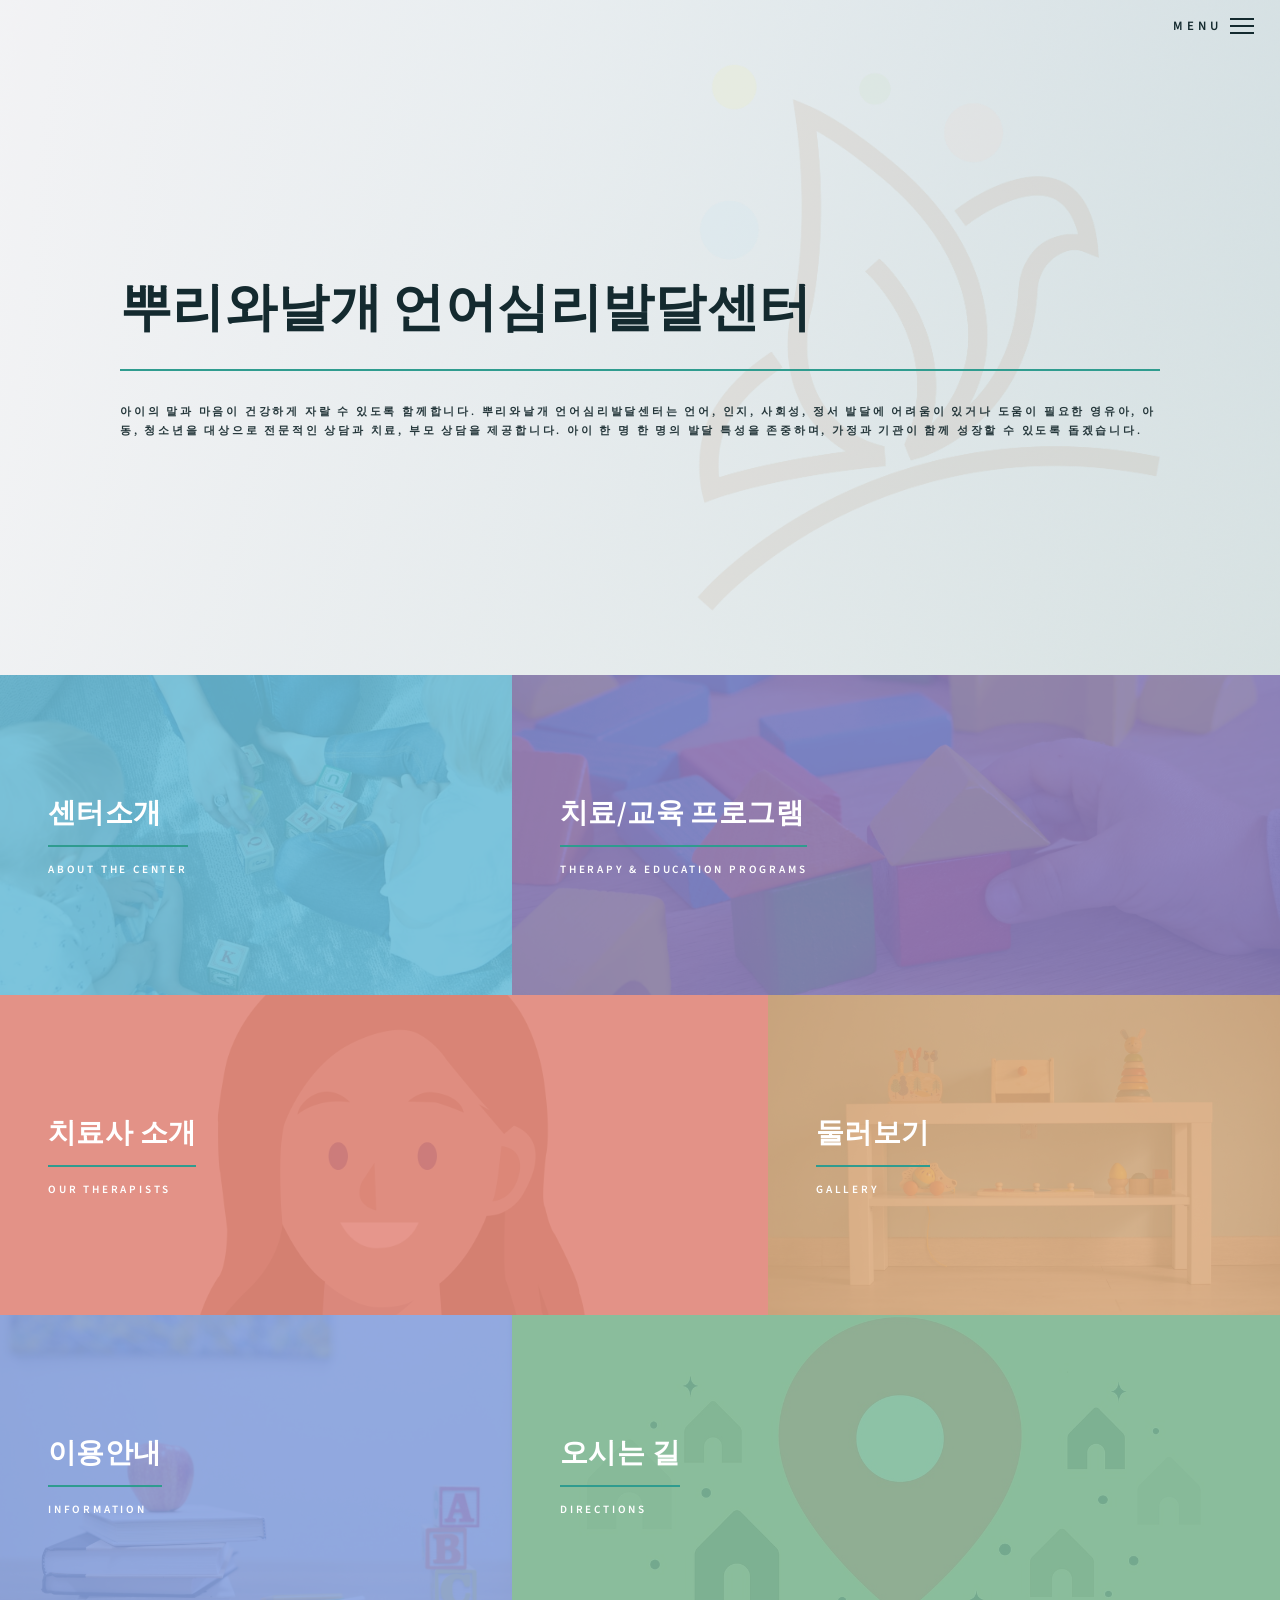
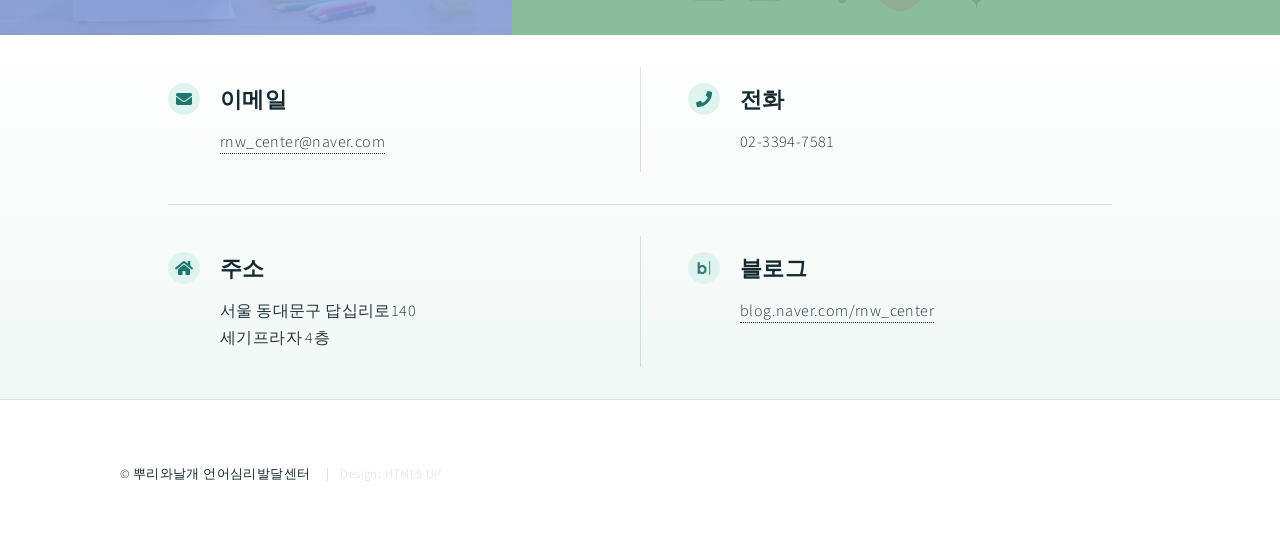
<file: index.html>
<!DOCTYPE HTML>
<!--
	Forty by HTML5 UP
	html5up.net | @ajlkn
	Free for personal and commercial use under the CCA 3.0 license (html5up.net/license)
-->
<html>

<head>
	<title>뿌리와날개 언어심리발달센터</title>
	<meta charset="utf-8" />
	<meta name="viewport" content="width=device-width, initial-scale=1, user-scalable=no" />
	<link rel="stylesheet" href="assets/css/main.css?v=20260709g" />
	<noscript>
		<link rel="stylesheet" href="assets/css/noscript.css" />
	</noscript>
</head>

<body class="is-preload">

	<!-- Wrapper -->
	<div id="wrapper">

		<!-- Header -->
		<header id="header" class="alt">
			<nav>
				<a href="#menu">Menu</a>
			</nav>
		</header>

		<!-- Menu -->
		<nav id="menu">
			<ul class="links">
				<li><a href="index.html">Home</a></li>
				<li><a href="about.html">센터소개</a></li>
				<li><a href="therapists.html">치료사 소개</a></li>
				<li><a href="programs.html">치료/교육 프로그램</a></li>
				<li><a href="tour.html">둘러보기</a></li>
				<li><a href="guide.html">이용안내</a></li>
				<li><a href="directions.html">오시는 길</a></li>
			</ul>
		</nav>

		<!-- Banner -->
		<section id="banner" class="major">
			<img class="banner-logo-mark" src="images/logo_big.png" alt="" aria-hidden="true" />
			<div class="inner">
				<header class="major">
					<h1>뿌리와날개 언어심리발달센터</h1>
				</header>
				<div class="content">
					<p>아이의 말과 마음이 건강하게 자랄 수 있도록 함께합니다. 뿌리와날개 언어심리발달센터는 언어, 인지, 사회성, 정서 발달에 어려움이 있거나 도움이 필요한 영유아, 아동, 청소년을 대상으로 전문적인 상담과 치료, 부모 상담을 제공합니다. 아이 한 명 한 명의 발달 특성을 존중하며, 가정과 기관이 함께 성장할 수 있도록 돕겠습니다.</p>
				</div>
			</div>
		</section>

		<!-- Main -->
		<div id="main">

			<!-- One -->
			<section id="one" class="tiles">
				<article>
					<span class="image">
						<img src="images/img01.jpg" alt="" />
					</span>
					<header class="major">
						<h3><a href="about.html" class="link">센터소개</a></h3>
						<p>About the Center</p>
					</header>
				</article>
				<article>
					<span class="image">
						<img src="images/img03.jpg" alt="" />
					</span>
					<header class="major">
						<h3><a href="programs.html" class="link">치료/교육 프로그램</a></h3>
						<p>Therapy &amp; Education Programs</p>
					</header>
				</article>
				<article>
					<span class="image">
						<img src="images/img05.jpg" alt="" />
					</span>
					<header class="major">
						<h3><a href="therapists.html" class="link">치료사 소개</a></h3>
						<p>Our Therapists</p>
					</header>
				</article>
				<article>
					<span class="image">
						<img src="images/img09.jpg" alt="" />
					</span>
					<header class="major">
						<h3><a href="tour.html" class="link">둘러보기</a></h3>
						<p>Gallery</p>
					</header>
				</article>
				<article>
					<span class="image">
						<img src="images/img02.jpg" alt="" />
					</span>
					<header class="major">
						<h3><a href="guide.html" class="link">이용안내</a></h3>
						<p>Information</p>
					</header>
				</article>
				<article>
					<span class="image">
						<img src="images/img10.jpg" alt="" />
					</span>
					<header class="major">
						<h3><a href="directions.html" class="link">오시는 길</a></h3>
						<p>Directions</p>
					</header>
				</article>
			</section>
		</div>

		<!-- Contact -->
		<section id="contact">
			<div class="inner">
				<section class="split contact-grid">
					<section>
						<div class="contact-method">
							<span class="icon solid alt fa-envelope"></span>
							<h3>이메일</h3>
							<a href="mailto:rnw_center@naver.com">rnw_center@naver.com</a>
						</div>
					</section>
					<section>
						<div class="contact-method">
							<span class="icon solid alt fa-phone"></span>
							<h3>전화</h3>
							<span>02-3394-7581</span>
						</div>
					</section>
					<section>
						<div class="contact-method">
							<span class="icon solid alt fa-home"></span>
							<h3>주소</h3>
							<span>서울 동대문구 답십리로140<br />
								세기프라자 4층</span>
						</div>
					</section>
					<section>
						<div class="contact-method">
							<span class="icon alt blog-icon"><img src="images/naver-blog.png?v=20260709a" alt="" /></span>
							<h3>블로그</h3>
							<a href="https://blog.naver.com/rnw_center">blog.naver.com/rnw_center</a>
						</div>
					</section>
				</section>
			</div>
		</section>

		<!-- Footer -->
		<footer id="footer">
			<div class="inner">
				<ul class="copyright">
					<li>&copy; 뿌리와날개 언어심리발달센터</li>
					<li>Design: HTML5 UP</li>
				</ul>
			</div>
		</footer>

	</div>

	<!-- Scripts -->
	<script src="assets/js/jquery.min.js"></script>
	<script src="assets/js/jquery.scrolly.min.js"></script>
	<script src="assets/js/jquery.scrollex.min.js"></script>
	<script src="assets/js/browser.min.js"></script>
	<script src="assets/js/breakpoints.min.js"></script>
	<script src="assets/js/util.js"></script>
	<script src="assets/js/main.js"></script>

</body>

</html>
</file>
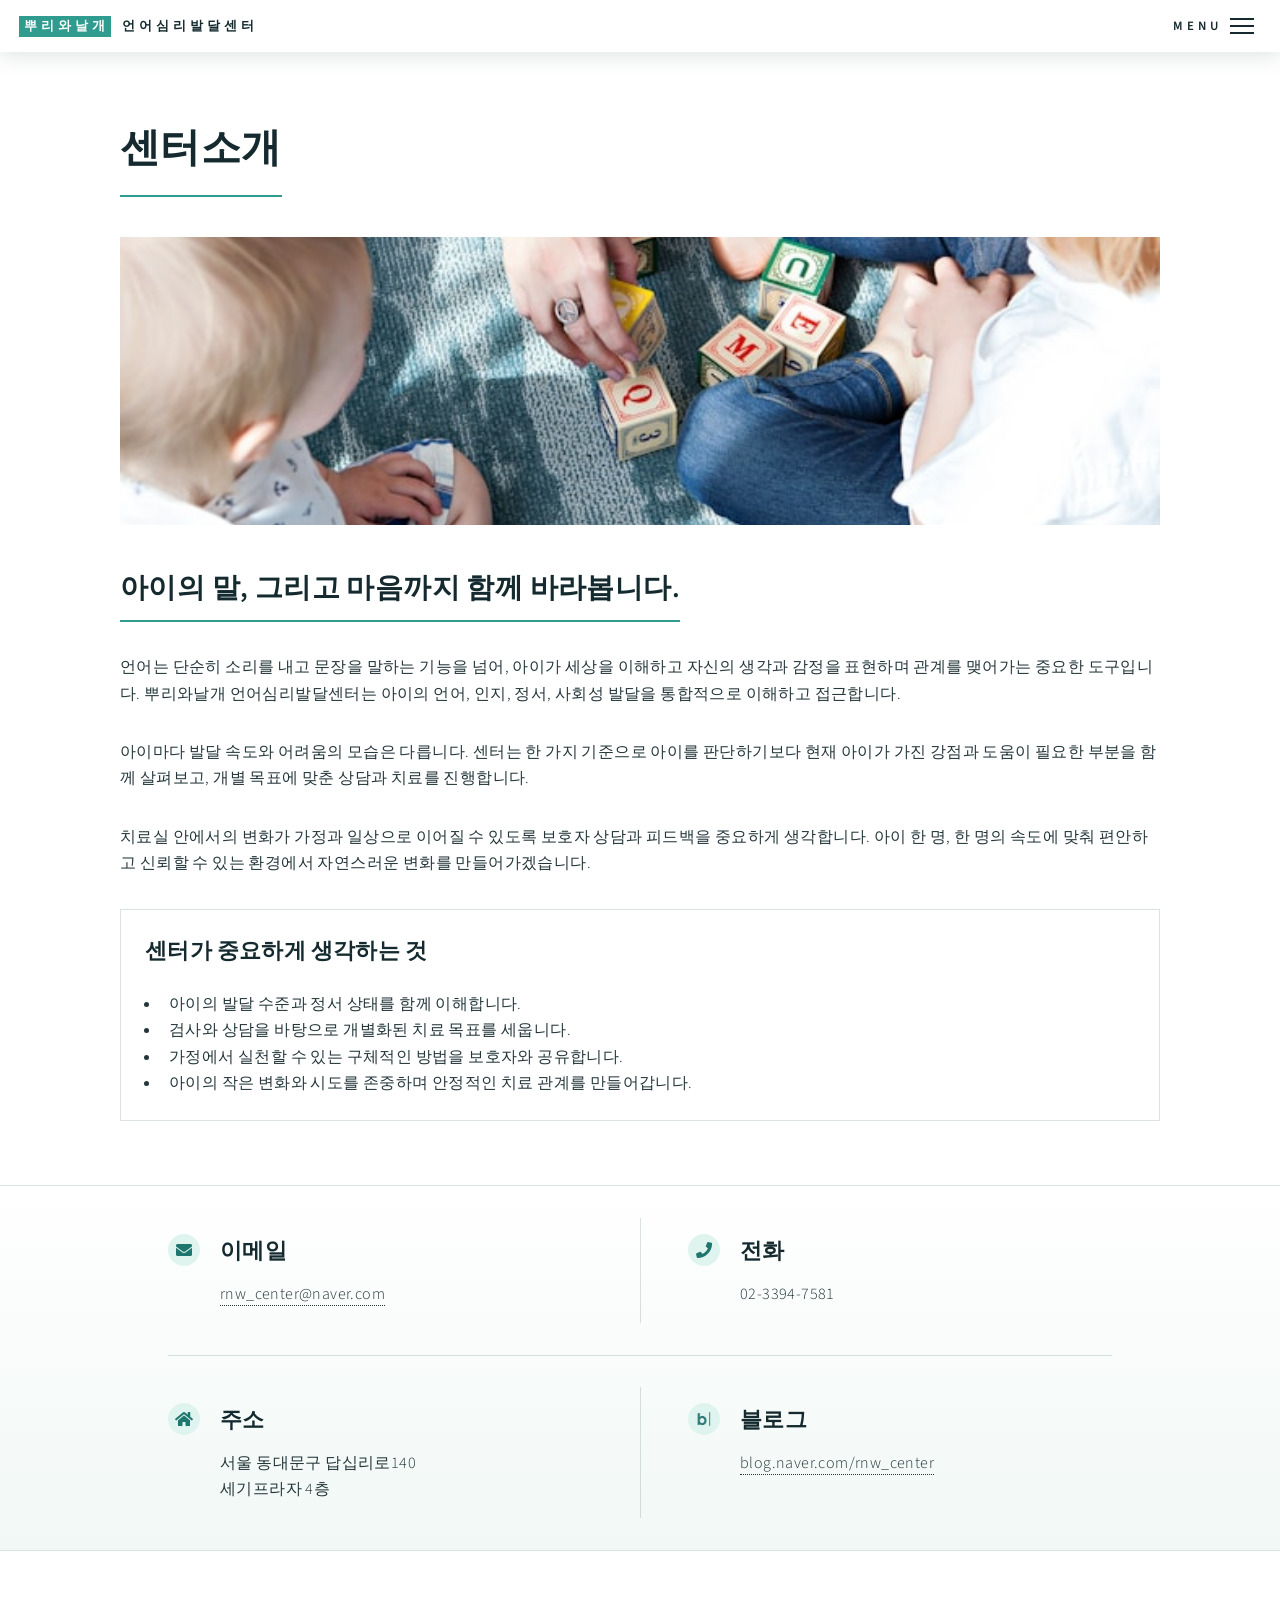
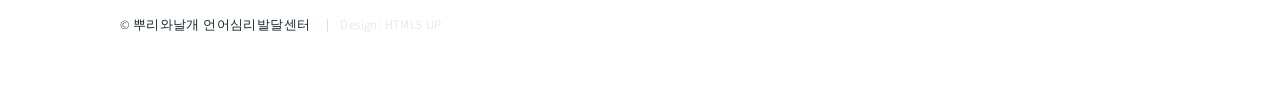
<file: about.html>
<!DOCTYPE HTML>
<!--
	Forty by HTML5 UP
	html5up.net | @ajlkn
	Free for personal and commercial use under the CCA 3.0 license (html5up.net/license)
-->
<html>
	<head>
		<title>센터소개 - 뿌리와날개 언어심리발달센터</title>
		<meta charset="utf-8" />
		<meta name="viewport" content="width=device-width, initial-scale=1, user-scalable=no" />
		<link rel="stylesheet" href="assets/css/main.css?v=20260709g" />
		<noscript><link rel="stylesheet" href="assets/css/noscript.css" /></noscript>
	</head>
	<body class="is-preload">

		<!-- Wrapper -->
			<div id="wrapper">

				<!-- Header -->
					<header id="header">
						<a href="index.html" class="logo"><strong>뿌리와날개</strong> <span>언어심리발달센터</span></a>
						<nav>
							<a href="#menu">Menu</a>
						</nav>
					</header>

				<!-- Menu -->
					<nav id="menu">
						<ul class="links">
							<li><a href="index.html">Home</a></li>
							<li><a href="about.html">센터소개</a></li>
							<li><a href="therapists.html">치료사 소개</a></li>
							<li><a href="programs.html">치료/교육 프로그램</a></li>
							<li><a href="tour.html">둘러보기</a></li>
							<li><a href="guide.html">이용안내</a></li>
							<li><a href="directions.html">오시는 길</a></li>
						</ul>
					</nav>

				<!-- Main -->
					<div id="main" class="alt">
						<section id="one">
							<div class="inner">
								<header class="major">
									<h1>센터소개</h1>
								</header>
								<span class="image main subpage-hero"><img src="images/img01.jpg" alt="뿌리와날개 언어심리발달센터" /></span>
								<header class="major">
									<h2>아이의 말, 그리고 마음까지 함께 바라봅니다.</h2>
								</header>
								<p>언어는 단순히 소리를 내고 문장을 말하는 기능을 넘어, 아이가 세상을 이해하고 자신의 생각과 감정을 표현하며 관계를 맺어가는 중요한 도구입니다. 뿌리와날개 언어심리발달센터는 아이의 언어, 인지, 정서, 사회성 발달을 통합적으로 이해하고 접근합니다.</p>
								<p>아이마다 발달 속도와 어려움의 모습은 다릅니다. 센터는 한 가지 기준으로 아이를 판단하기보다 현재 아이가 가진 강점과 도움이 필요한 부분을 함께 살펴보고, 개별 목표에 맞춘 상담과 치료를 진행합니다.</p>
								<p>치료실 안에서의 변화가 가정과 일상으로 이어질 수 있도록 보호자 상담과 피드백을 중요하게 생각합니다. 아이 한 명, 한 명의 속도에 맞춰 편안하고 신뢰할 수 있는 환경에서 자연스러운 변화를 만들어가겠습니다.</p>
								<div class="box">
									<h3>센터가 중요하게 생각하는 것</h3>
									<ul>
										<li>아이의 발달 수준과 정서 상태를 함께 이해합니다.</li>
										<li>검사와 상담을 바탕으로 개별화된 치료 목표를 세웁니다.</li>
										<li>가정에서 실천할 수 있는 구체적인 방법을 보호자와 공유합니다.</li>
										<li>아이의 작은 변화와 시도를 존중하며 안정적인 치료 관계를 만들어갑니다.</li>
									</ul>
								</div>
							</div>
						</section>
					</div>

				<!-- Contact -->
					<section id="contact">
						<div class="inner">
							<section class="split contact-grid">
								<section>
									<div class="contact-method">
										<span class="icon solid alt fa-envelope"></span>
										<h3>이메일</h3>
										<a href="mailto:rnw_center@naver.com">rnw_center@naver.com</a>
									</div>
								</section>
								<section>
									<div class="contact-method">
										<span class="icon solid alt fa-phone"></span>
										<h3>전화</h3>
										<span>02-3394-7581</span>
									</div>
								</section>
								<section>
									<div class="contact-method">
										<span class="icon solid alt fa-home"></span>
										<h3>주소</h3>
										<span>서울 동대문구 답십리로140<br />
										세기프라자 4층</span>
									</div>
								</section>
								<section>
									<div class="contact-method">
										<span class="icon alt blog-icon"><img src="images/naver-blog.png?v=20260709a" alt="" /></span>
										<h3>블로그</h3>
										<a href="https://blog.naver.com/rnw_center">blog.naver.com/rnw_center</a>
									</div>
								</section>
							</section>
						</div>
					</section>

				<!-- Footer -->
					<footer id="footer">
						<div class="inner">
							<ul class="copyright">
								<li>&copy; 뿌리와날개 언어심리발달센터</li>
								<li>Design: HTML5 UP</li>
							</ul>
						</div>
					</footer>
			</div>

		<!-- Scripts -->
			<script src="assets/js/jquery.min.js"></script>
			<script src="assets/js/jquery.scrolly.min.js"></script>
			<script src="assets/js/jquery.scrollex.min.js"></script>
			<script src="assets/js/browser.min.js"></script>
			<script src="assets/js/breakpoints.min.js"></script>
			<script src="assets/js/util.js"></script>
			<script src="assets/js/main.js"></script>
	</body>
</html>
</file>
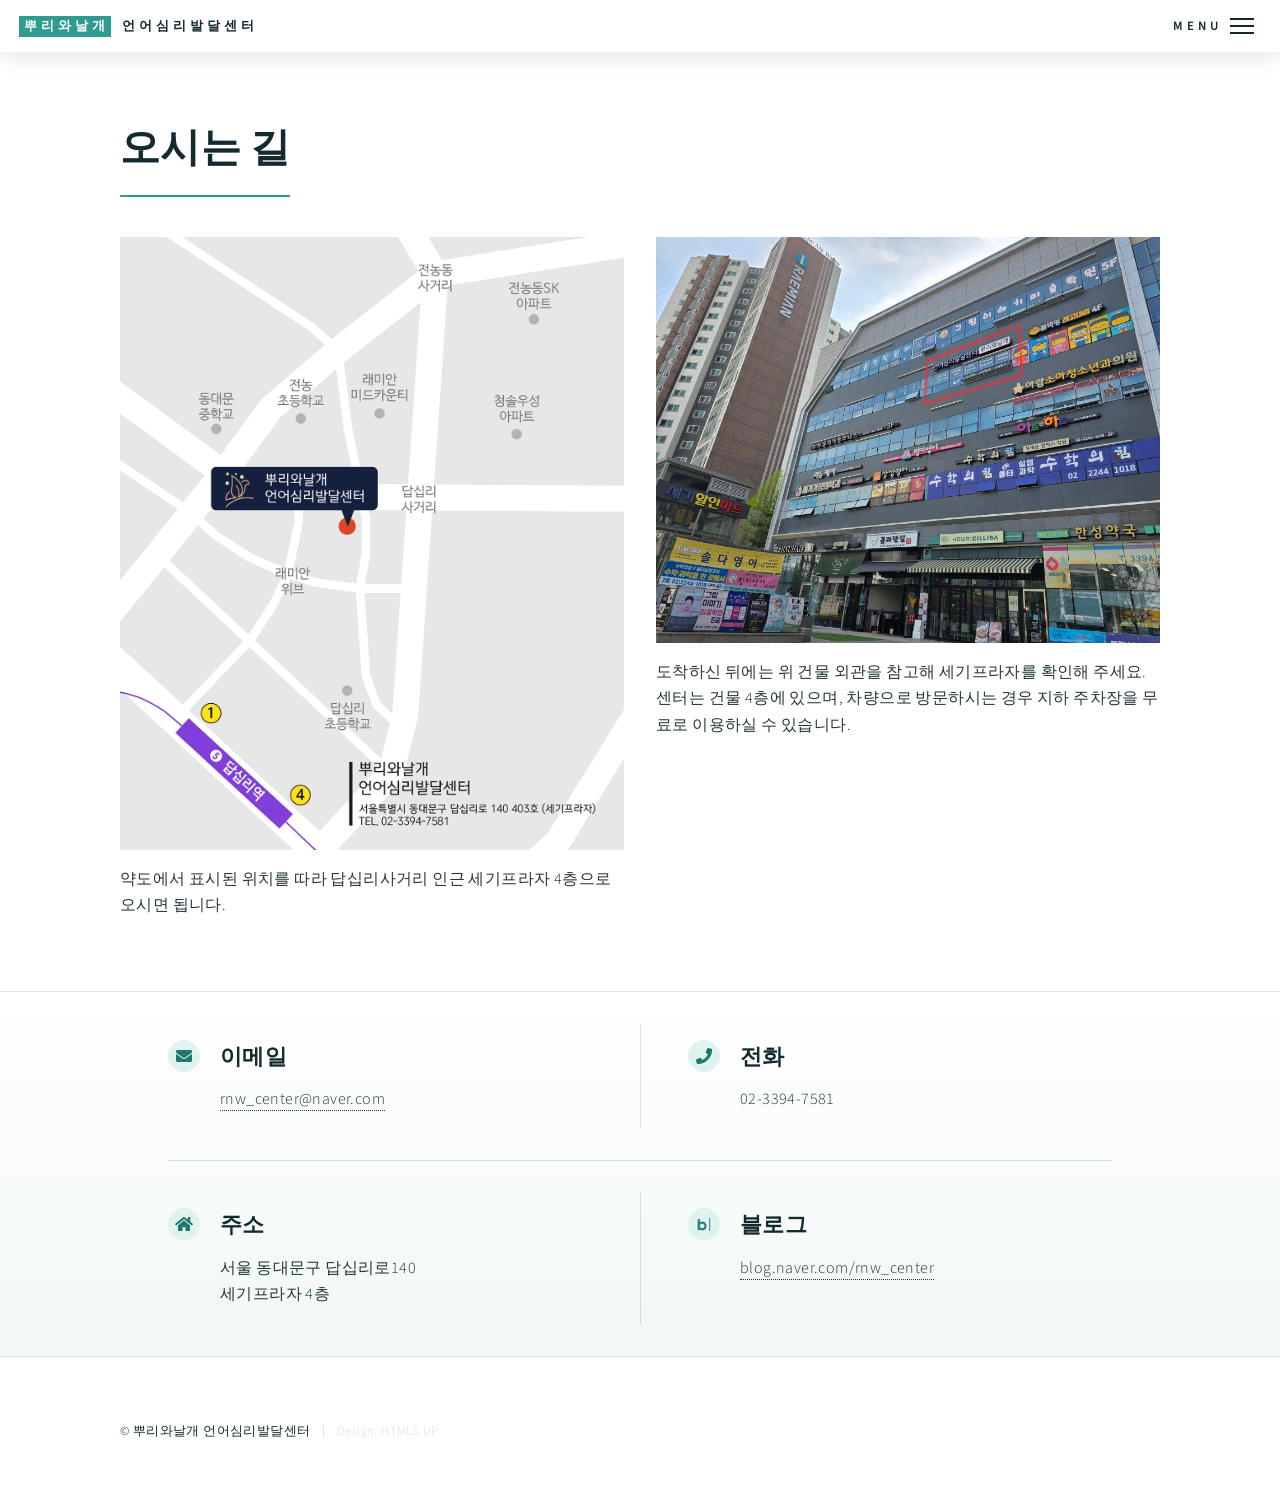
<file: directions.html>
<!DOCTYPE HTML>
<!--
	Forty by HTML5 UP
	html5up.net | @ajlkn
	Free for personal and commercial use under the CCA 3.0 license (html5up.net/license)
-->
<html>
	<head>
		<title>오시는 길 - 뿌리와날개 언어심리발달센터</title>
		<meta charset="utf-8" />
		<meta name="viewport" content="width=device-width, initial-scale=1, user-scalable=no" />
		<link rel="stylesheet" href="assets/css/main.css?v=20260709g" />
		<noscript><link rel="stylesheet" href="assets/css/noscript.css" /></noscript>
	</head>
	<body class="is-preload">
			<div id="wrapper">
					<header id="header">
						<a href="index.html" class="logo"><strong>뿌리와날개</strong> <span>언어심리발달센터</span></a>
						<nav><a href="#menu">Menu</a></nav>
					</header>
					<nav id="menu">
						<ul class="links">
							<li><a href="index.html">Home</a></li>
							<li><a href="about.html">센터소개</a></li>
							<li><a href="therapists.html">치료사 소개</a></li>
							<li><a href="programs.html">치료/교육 프로그램</a></li>
							<li><a href="tour.html">둘러보기</a></li>
							<li><a href="guide.html">이용안내</a></li>
							<li><a href="directions.html">오시는 길</a></li>
						</ul>
					</nav>

					<div id="main" class="alt">
						<section id="one">
							<div class="inner">
								<header class="major"><h1>오시는 길</h1></header>
								<div class="directions-media-grid">
									<div class="directions-media-item">
										<span class="image main"><img src="images/map.webp" alt="답십리역과 답십리사거리 기준 뿌리와날개 언어심리발달센터 약도" /></span>
										<p>약도에서 표시된 위치를 따라 답십리사거리 인근 세기프라자 4층으로 오시면 됩니다.</p>
									</div>
									<div class="directions-media-item">
										<span class="image main"><img src="images/building.jpg" alt="뿌리와날개 언어심리발달센터가 위치한 세기프라자 건물 외관" /></span>
										<p>도착하신 뒤에는 위 건물 외관을 참고해 세기프라자를 확인해 주세요. 센터는 건물 4층에 있으며, 차량으로 방문하시는 경우 지하 주차장을 무료로 이용하실 수 있습니다.</p>
									</div>
								</div>
							</div>
						</section>
					</div>

					<section id="contact"><div class="inner"><section class="split contact-grid">
						<section><div class="contact-method"><span class="icon solid alt fa-envelope"></span><h3>이메일</h3><a href="mailto:rnw_center@naver.com">rnw_center@naver.com</a></div></section>
						<section><div class="contact-method"><span class="icon solid alt fa-phone"></span><h3>전화</h3><span>02-3394-7581</span></div></section>
						<section><div class="contact-method"><span class="icon solid alt fa-home"></span><h3>주소</h3><span>서울 동대문구 답십리로140<br />세기프라자 4층</span></div></section>
						<section><div class="contact-method"><span class="icon alt blog-icon"><img src="images/naver-blog.png?v=20260709a" alt="" /></span><h3>블로그</h3><a href="https://blog.naver.com/rnw_center">blog.naver.com/rnw_center</a></div></section>
					</section></div></section>
					<footer id="footer"><div class="inner"><ul class="copyright"><li>&copy; 뿌리와날개 언어심리발달센터</li><li>Design: HTML5 UP</li></ul></div></footer>
			</div>
			<script src="assets/js/jquery.min.js"></script>
			<script src="assets/js/jquery.scrolly.min.js"></script>
			<script src="assets/js/jquery.scrollex.min.js"></script>
			<script src="assets/js/browser.min.js"></script>
			<script src="assets/js/breakpoints.min.js"></script>
			<script src="assets/js/util.js"></script>
			<script src="assets/js/main.js"></script>
	</body>
</html>
</file>
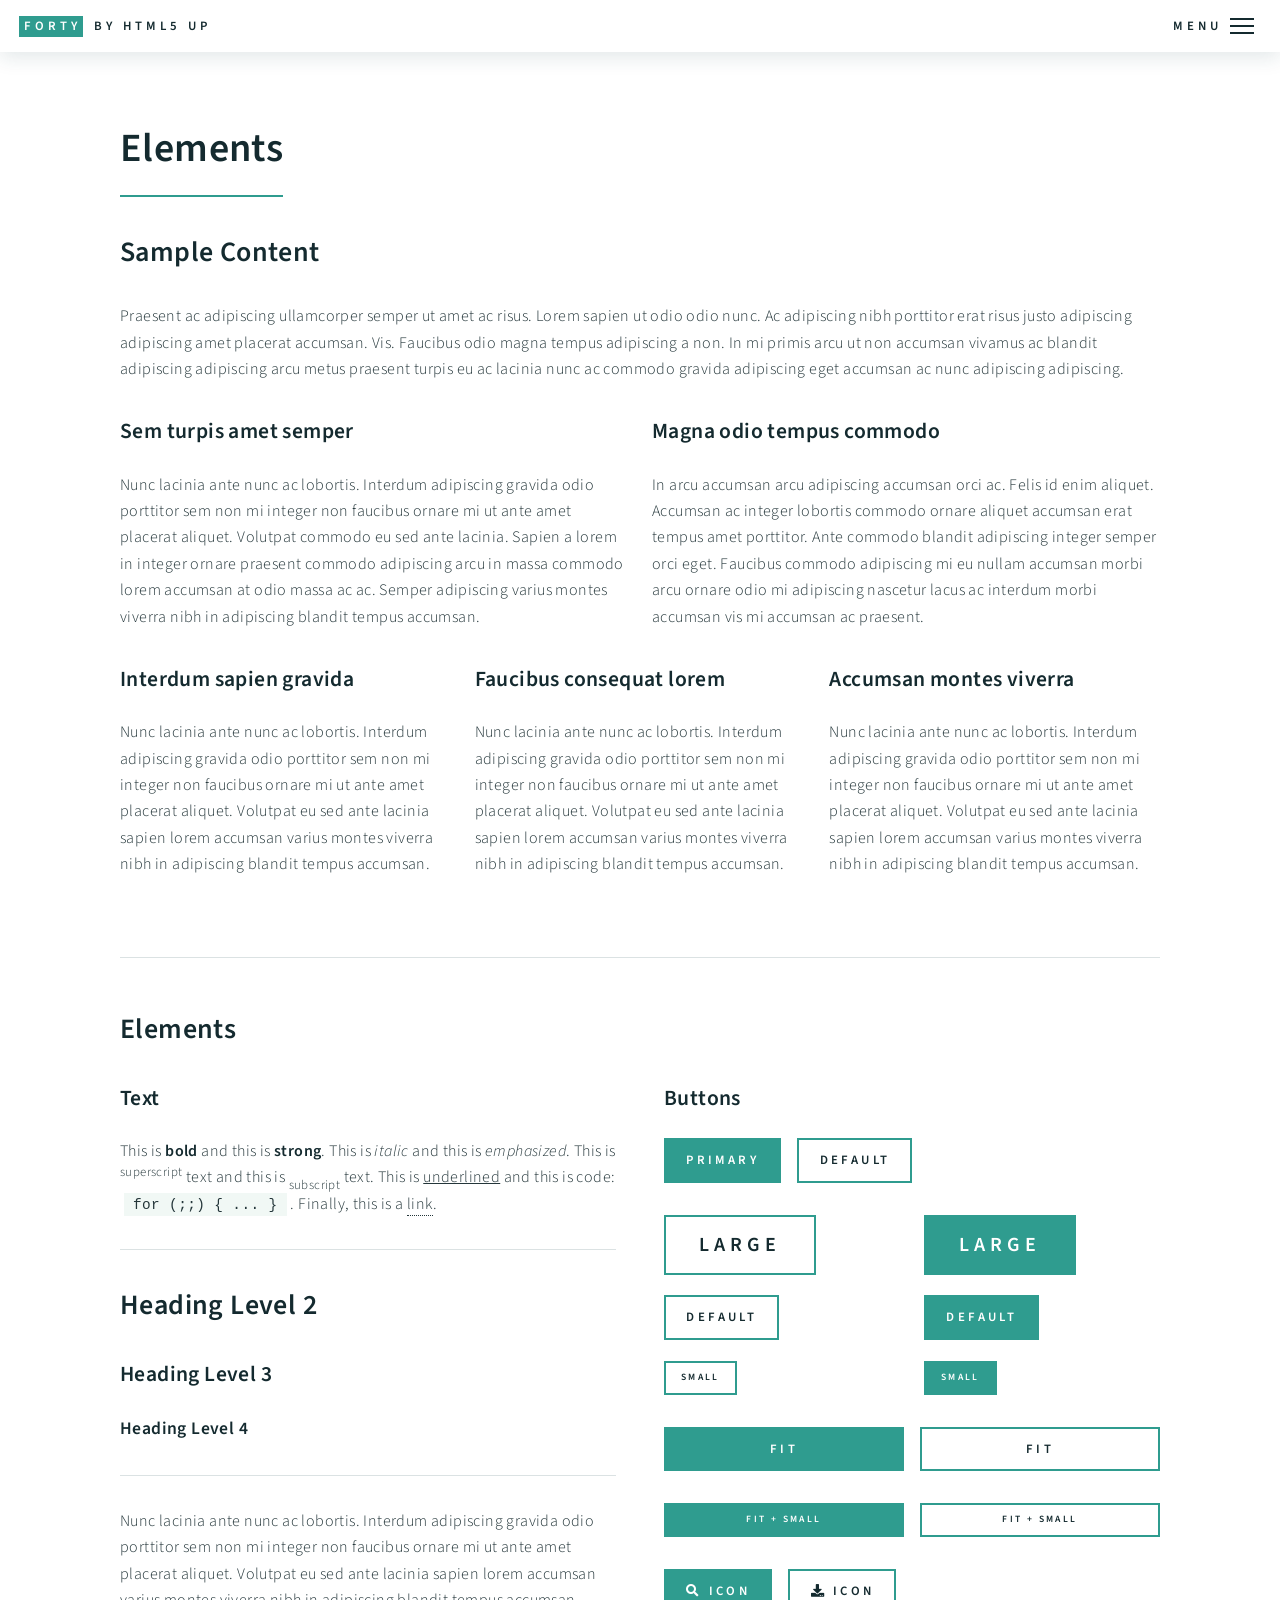
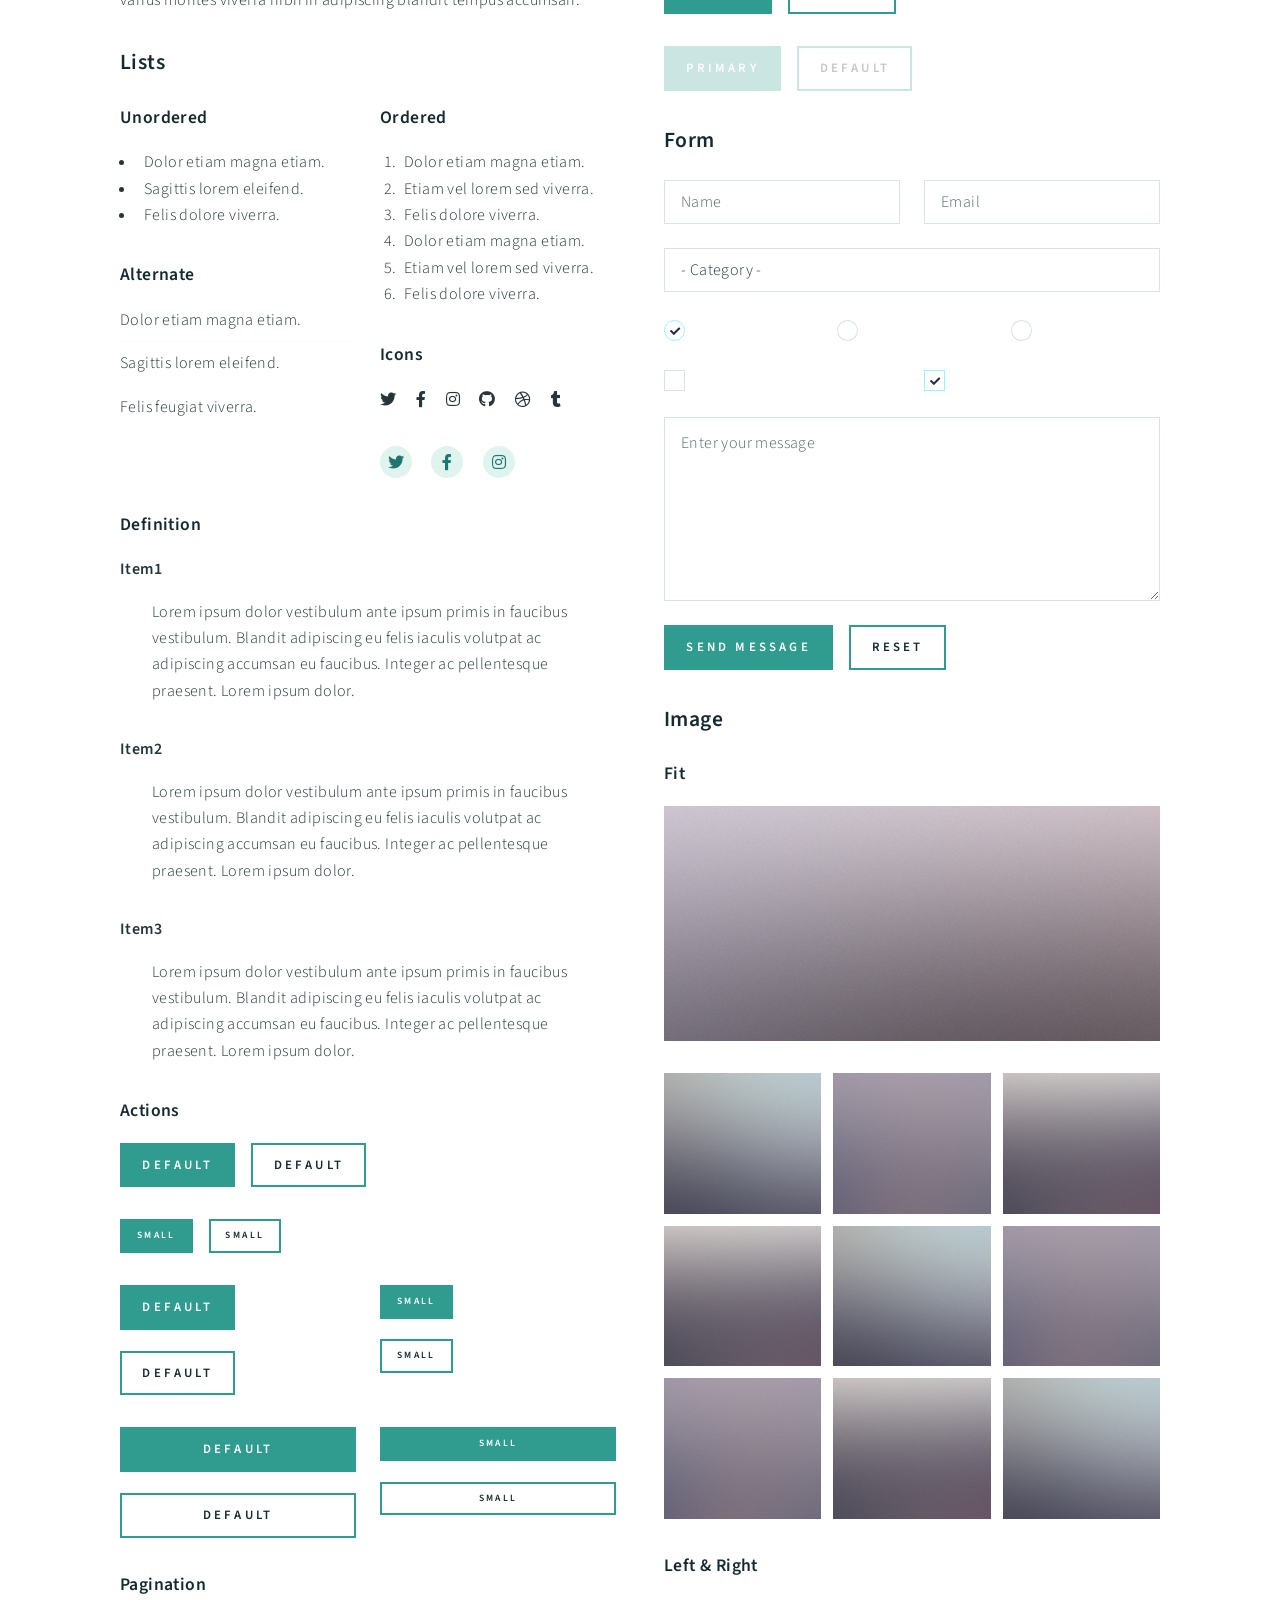
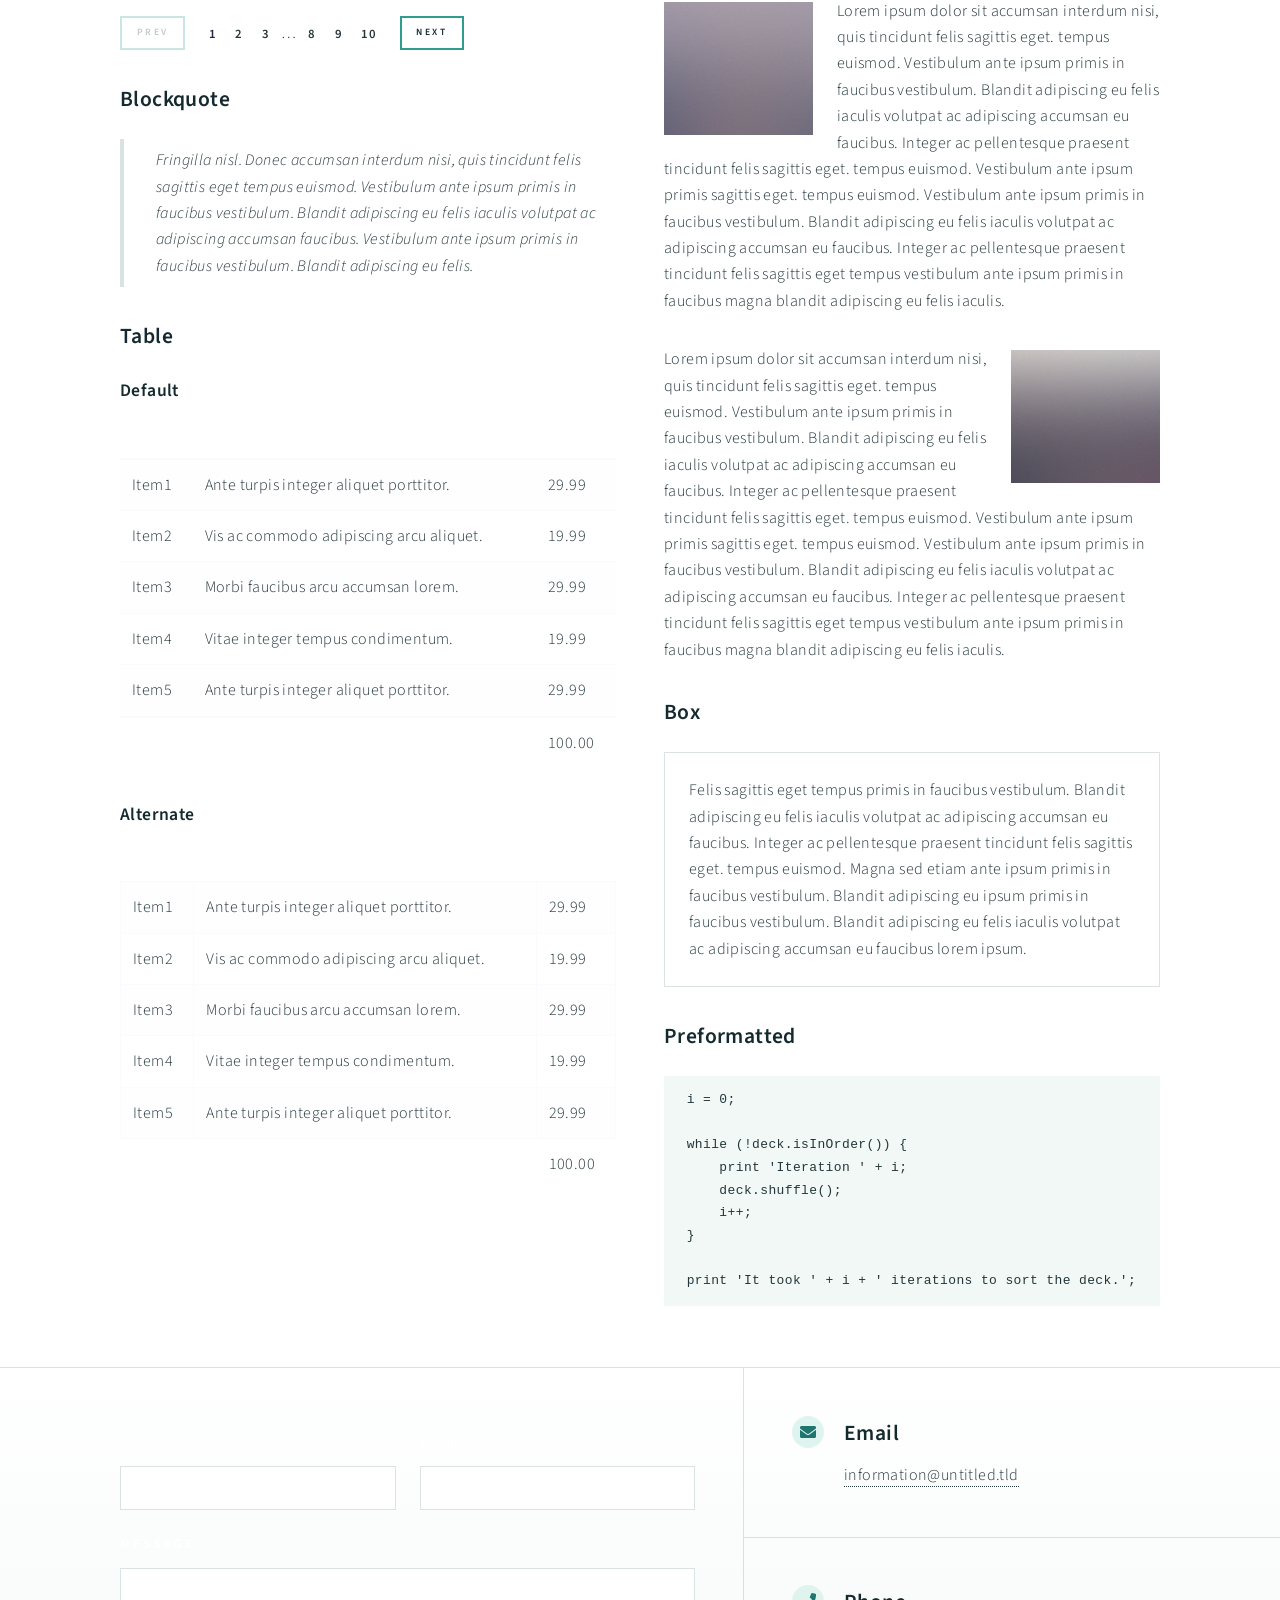
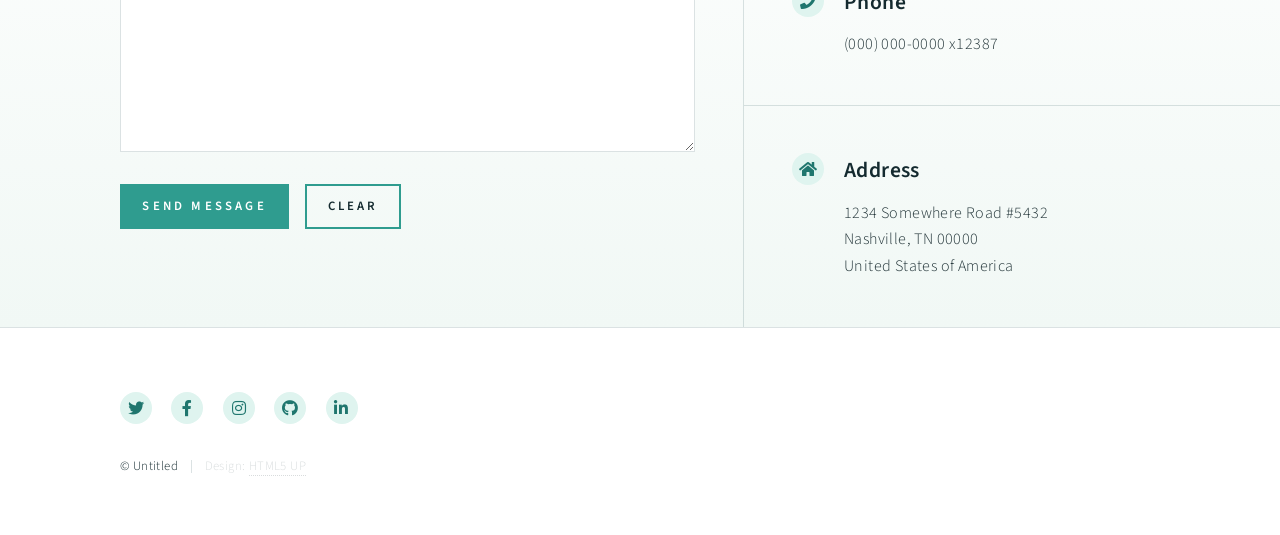
<file: elements.html>
<!DOCTYPE HTML>
<!--
	Forty by HTML5 UP
	html5up.net | @ajlkn
	Free for personal and commercial use under the CCA 3.0 license (html5up.net/license)
-->
<html>
	<head>
		<title>Elements - Forty by HTML5 UP</title>
		<meta charset="utf-8" />
		<meta name="viewport" content="width=device-width, initial-scale=1, user-scalable=no" />
		<link rel="stylesheet" href="assets/css/main.css" />
		<noscript><link rel="stylesheet" href="assets/css/noscript.css" /></noscript>
	</head>
	<body class="is-preload">

		<!-- Wrapper -->
			<div id="wrapper">

				<!-- Header -->
					<header id="header">
						<a href="index.html" class="logo"><strong>Forty</strong> <span>by HTML5 UP</span></a>
						<nav>
							<a href="#menu">Menu</a>
						</nav>
					</header>

				<!-- Menu -->
					<nav id="menu">
						<ul class="links">
							<li><a href="index.html">Home</a></li>
							<li><a href="landing.html">Landing</a></li>
							<li><a href="generic.html">Generic</a></li>
							<li><a href="elements.html">Elements</a></li>
						</ul>
						<ul class="actions stacked">
							<li><a href="#" class="button primary fit">Get Started</a></li>
							<li><a href="#" class="button fit">Log In</a></li>
						</ul>
					</nav>

				<!-- Main -->
					<div id="main" class="alt">

						<!-- One -->
							<section id="one">
								<div class="inner">
									<header class="major">
										<h1>Elements</h1>
									</header>

									<!-- Content -->
										<h2 id="content">Sample Content</h2>
										<p>Praesent ac adipiscing ullamcorper semper ut amet ac risus. Lorem sapien ut odio odio nunc. Ac adipiscing nibh porttitor erat risus justo adipiscing adipiscing amet placerat accumsan. Vis. Faucibus odio magna tempus adipiscing a non. In mi primis arcu ut non accumsan vivamus ac blandit adipiscing adipiscing arcu metus praesent turpis eu ac lacinia nunc ac commodo gravida adipiscing eget accumsan ac nunc adipiscing adipiscing.</p>
										<div class="row">
											<div class="col-6 col-12-small">
												<h3>Sem turpis amet semper</h3>
												<p>Nunc lacinia ante nunc ac lobortis. Interdum adipiscing gravida odio porttitor sem non mi integer non faucibus ornare mi ut ante amet placerat aliquet. Volutpat commodo eu sed ante lacinia. Sapien a lorem in integer ornare praesent commodo adipiscing arcu in massa commodo lorem accumsan at odio massa ac ac. Semper adipiscing varius montes viverra nibh in adipiscing blandit tempus accumsan.</p>
											</div>
											<div class="col-6 col-12-small">
												<h3>Magna odio tempus commodo</h3>
												<p>In arcu accumsan arcu adipiscing accumsan orci ac. Felis id enim aliquet. Accumsan ac integer lobortis commodo ornare aliquet accumsan erat tempus amet porttitor. Ante commodo blandit adipiscing integer semper orci eget. Faucibus commodo adipiscing mi eu nullam accumsan morbi arcu ornare odio mi adipiscing nascetur lacus ac interdum morbi accumsan vis mi accumsan ac praesent.</p>
											</div>
											<!-- Break -->
											<div class="col-4 col-12-medium">
												<h3>Interdum sapien gravida</h3>
												<p>Nunc lacinia ante nunc ac lobortis. Interdum adipiscing gravida odio porttitor sem non mi integer non faucibus ornare mi ut ante amet placerat aliquet. Volutpat eu sed ante lacinia sapien lorem accumsan varius montes viverra nibh in adipiscing blandit tempus accumsan.</p>
											</div>
											<div class="col-4 col-12-medium">
												<h3>Faucibus consequat lorem</h3>
												<p>Nunc lacinia ante nunc ac lobortis. Interdum adipiscing gravida odio porttitor sem non mi integer non faucibus ornare mi ut ante amet placerat aliquet. Volutpat eu sed ante lacinia sapien lorem accumsan varius montes viverra nibh in adipiscing blandit tempus accumsan.</p>
											</div>
											<div class="col-4 col-12-medium">
												<h3>Accumsan montes viverra</h3>
												<p>Nunc lacinia ante nunc ac lobortis. Interdum adipiscing gravida odio porttitor sem non mi integer non faucibus ornare mi ut ante amet placerat aliquet. Volutpat eu sed ante lacinia sapien lorem accumsan varius montes viverra nibh in adipiscing blandit tempus accumsan.</p>
											</div>
										</div>

									<hr class="major" />

									<!-- Elements -->
										<h2 id="elements">Elements</h2>
										<div class="row gtr-200">
											<div class="col-6 col-12-medium">

												<!-- Text stuff -->
													<h3>Text</h3>
													<p>This is <b>bold</b> and this is <strong>strong</strong>. This is <i>italic</i> and this is <em>emphasized</em>.
													This is <sup>superscript</sup> text and this is <sub>subscript</sub> text.
													This is <u>underlined</u> and this is code: <code>for (;;) { ... }</code>.
													Finally, this is a <a href="#">link</a>.</p>
													<hr />
													<h2>Heading Level 2</h2>
													<h3>Heading Level 3</h3>
													<h4>Heading Level 4</h4>
													<hr />
													<p>Nunc lacinia ante nunc ac lobortis. Interdum adipiscing gravida odio porttitor sem non mi integer non faucibus ornare mi ut ante amet placerat aliquet. Volutpat eu sed ante lacinia sapien lorem accumsan varius montes viverra nibh in adipiscing blandit tempus accumsan.</p>

												<!-- Lists -->
													<h3>Lists</h3>
													<div class="row">
														<div class="col-6 col-12-small">

															<h4>Unordered</h4>
															<ul>
																<li>Dolor etiam magna etiam.</li>
																<li>Sagittis lorem eleifend.</li>
																<li>Felis dolore viverra.</li>
															</ul>

															<h4>Alternate</h4>
															<ul class="alt">
																<li>Dolor etiam magna etiam.</li>
																<li>Sagittis lorem eleifend.</li>
																<li>Felis feugiat viverra.</li>
															</ul>

														</div>
														<div class="col-6 col-12-small">

															<h4>Ordered</h4>
															<ol>
																<li>Dolor etiam magna etiam.</li>
																<li>Etiam vel lorem sed viverra.</li>
																<li>Felis dolore viverra.</li>
																<li>Dolor etiam magna etiam.</li>
																<li>Etiam vel lorem sed viverra.</li>
																<li>Felis dolore viverra.</li>
															</ol>

															<h4>Icons</h4>
															<ul class="icons">
																<li><a href="#" class="icon brands fa-twitter"><span class="label">Twitter</span></a></li>
																<li><a href="#" class="icon brands fa-facebook-f"><span class="label">Facebook</span></a></li>
																<li><a href="#" class="icon brands fa-instagram"><span class="label">Instagram</span></a></li>
																<li><a href="#" class="icon brands fa-github"><span class="label">Github</span></a></li>
																<li><a href="#" class="icon brands fa-dribbble"><span class="label">Dribbble</span></a></li>
																<li><a href="#" class="icon brands fa-tumblr"><span class="label">Tumblr</span></a></li>
															</ul>
															<ul class="icons">
																<li><a href="#" class="icon brands alt fa-twitter"><span class="label">Twitter</span></a></li>
																<li><a href="#" class="icon brands alt fa-facebook-f"><span class="label">Facebook</span></a></li>
																<li><a href="#" class="icon brands alt fa-instagram"><span class="label">Instagram</span></a></li>
															</ul>

														</div>
													</div>
													<h4>Definition</h4>
													<dl>
														<dt>Item1</dt>
														<dd>
															<p>Lorem ipsum dolor vestibulum ante ipsum primis in faucibus vestibulum. Blandit adipiscing eu felis iaculis volutpat ac adipiscing accumsan eu faucibus. Integer ac pellentesque praesent. Lorem ipsum dolor.</p>
														</dd>
														<dt>Item2</dt>
														<dd>
															<p>Lorem ipsum dolor vestibulum ante ipsum primis in faucibus vestibulum. Blandit adipiscing eu felis iaculis volutpat ac adipiscing accumsan eu faucibus. Integer ac pellentesque praesent. Lorem ipsum dolor.</p>
														</dd>
														<dt>Item3</dt>
														<dd>
															<p>Lorem ipsum dolor vestibulum ante ipsum primis in faucibus vestibulum. Blandit adipiscing eu felis iaculis volutpat ac adipiscing accumsan eu faucibus. Integer ac pellentesque praesent. Lorem ipsum dolor.</p>
														</dd>
													</dl>

													<h4>Actions</h4>
													<ul class="actions">
														<li><a href="#" class="button primary">Default</a></li>
														<li><a href="#" class="button">Default</a></li>
													</ul>
													<ul class="actions small">
														<li><a href="#" class="button primary small">Small</a></li>
														<li><a href="#" class="button small">Small</a></li>
													</ul>
													<div class="row">
														<div class="col-6 col-12-small">
															<ul class="actions stacked">
																<li><a href="#" class="button primary">Default</a></li>
																<li><a href="#" class="button">Default</a></li>
															</ul>
														</div>
														<div class="col-6 col-12-small">
															<ul class="actions stacked">
																<li><a href="#" class="button primary small">Small</a></li>
																<li><a href="#" class="button small">Small</a></li>
															</ul>
														</div>
														<div class="col-6 col-12-small">
															<ul class="actions stacked">
																<li><a href="#" class="button primary fit">Default</a></li>
																<li><a href="#" class="button fit">Default</a></li>
															</ul>
														</div>
														<div class="col-6 col-12-small">
															<ul class="actions stacked">
																<li><a href="#" class="button primary small fit">Small</a></li>
																<li><a href="#" class="button small fit">Small</a></li>
															</ul>
														</div>
													</div>

													<h4>Pagination</h4>
													<ul class="pagination">
														<li><span class="button small disabled">Prev</span></li>
														<li><a href="#" class="page active">1</a></li>
														<li><a href="#" class="page">2</a></li>
														<li><a href="#" class="page">3</a></li>
														<li><span>&hellip;</span></li>
														<li><a href="#" class="page">8</a></li>
														<li><a href="#" class="page">9</a></li>
														<li><a href="#" class="page">10</a></li>
														<li><a href="#" class="button small">Next</a></li>
													</ul>

												<!-- Blockquote -->
													<h3>Blockquote</h3>
													<blockquote>Fringilla nisl. Donec accumsan interdum nisi, quis tincidunt felis sagittis eget tempus euismod. Vestibulum ante ipsum primis in faucibus vestibulum. Blandit adipiscing eu felis iaculis volutpat ac adipiscing accumsan faucibus. Vestibulum ante ipsum primis in faucibus vestibulum. Blandit adipiscing eu felis.</blockquote>

												<!-- Table -->
													<h3>Table</h3>

													<h4>Default</h4>
													<div class="table-wrapper">
														<table>
															<thead>
																<tr>
																	<th>Name</th>
																	<th>Description</th>
																	<th>Price</th>
																</tr>
															</thead>
															<tbody>
																<tr>
																	<td>Item1</td>
																	<td>Ante turpis integer aliquet porttitor.</td>
																	<td>29.99</td>
																</tr>
																<tr>
																	<td>Item2</td>
																	<td>Vis ac commodo adipiscing arcu aliquet.</td>
																	<td>19.99</td>
																</tr>
																<tr>
																	<td>Item3</td>
																	<td> Morbi faucibus arcu accumsan lorem.</td>
																	<td>29.99</td>
																</tr>
																<tr>
																	<td>Item4</td>
																	<td>Vitae integer tempus condimentum.</td>
																	<td>19.99</td>
																</tr>
																<tr>
																	<td>Item5</td>
																	<td>Ante turpis integer aliquet porttitor.</td>
																	<td>29.99</td>
																</tr>
															</tbody>
															<tfoot>
																<tr>
																	<td colspan="2"></td>
																	<td>100.00</td>
																</tr>
															</tfoot>
														</table>
													</div>

													<h4>Alternate</h4>
													<div class="table-wrapper">
														<table class="alt">
															<thead>
																<tr>
																	<th>Name</th>
																	<th>Description</th>
																	<th>Price</th>
																</tr>
															</thead>
															<tbody>
																<tr>
																	<td>Item1</td>
																	<td>Ante turpis integer aliquet porttitor.</td>
																	<td>29.99</td>
																</tr>
																<tr>
																	<td>Item2</td>
																	<td>Vis ac commodo adipiscing arcu aliquet.</td>
																	<td>19.99</td>
																</tr>
																<tr>
																	<td>Item3</td>
																	<td> Morbi faucibus arcu accumsan lorem.</td>
																	<td>29.99</td>
																</tr>
																<tr>
																	<td>Item4</td>
																	<td>Vitae integer tempus condimentum.</td>
																	<td>19.99</td>
																</tr>
																<tr>
																	<td>Item5</td>
																	<td>Ante turpis integer aliquet porttitor.</td>
																	<td>29.99</td>
																</tr>
															</tbody>
															<tfoot>
																<tr>
																	<td colspan="2"></td>
																	<td>100.00</td>
																</tr>
															</tfoot>
														</table>
													</div>

											</div>
											<div class="col-6 col-12-medium">

												<!-- Buttons -->
													<h3>Buttons</h3>
													<ul class="actions">
														<li><a href="#" class="button primary">Primary</a></li>
														<li><a href="#" class="button">Default</a></li>
													</ul>
													<div class="row">
														<div class="col-6 col-12-xsmall">
															<ul class="actions stacked">
																<li><a href="#" class="button large">Large</a></li>
																<li><a href="#" class="button">Default</a></li>
																<li><a href="#" class="button small">Small</a></li>
															</ul>
														</div>
														<div class="col-6 col-12-xsmall">
															<ul class="actions stacked">
																<li><a href="#" class="button primary large">Large</a></li>
																<li><a href="#" class="button primary">Default</a></li>
																<li><a href="#" class="button primary small">Small</a></li>
															</ul>
														</div>
													</div>
													<ul class="actions fit">
														<li><a href="#" class="button primary fit">Fit</a></li>
														<li><a href="#" class="button fit">Fit</a></li>
													</ul>
													<ul class="actions fit small">
														<li><a href="#" class="button primary fit small">Fit + Small</a></li>
														<li><a href="#" class="button fit small">Fit + Small</a></li>
													</ul>
													<ul class="actions">
														<li><a href="#" class="button primary icon solid fa-search">Icon</a></li>
														<li><a href="#" class="button icon solid fa-download">Icon</a></li>
													</ul>
													<ul class="actions">
														<li><span class="button primary disabled">Primary</span></li>
														<li><span class="button disabled">Default</span></li>
													</ul>

												<!-- Form -->
													<h3>Form</h3>

													<form method="post" action="#">
														<div class="row gtr-uniform">
															<div class="col-6 col-12-xsmall">
																<input type="text" name="demo-name" id="demo-name" value="" placeholder="Name" />
															</div>
															<div class="col-6 col-12-xsmall">
																<input type="email" name="demo-email" id="demo-email" value="" placeholder="Email" />
															</div>
															<!-- Break -->
															<div class="col-12">
																<select name="demo-category" id="demo-category">
																	<option value="">- Category -</option>
																	<option value="1">Manufacturing</option>
																	<option value="1">Shipping</option>
																	<option value="1">Administration</option>
																	<option value="1">Human Resources</option>
																</select>
															</div>
															<!-- Break -->
															<div class="col-4 col-12-small">
																<input type="radio" id="demo-priority-low" name="demo-priority" checked>
																<label for="demo-priority-low">Low</label>
															</div>
															<div class="col-4 col-12-small">
																<input type="radio" id="demo-priority-normal" name="demo-priority">
																<label for="demo-priority-normal">Normal</label>
															</div>
															<div class="col-4 col-12-small">
																<input type="radio" id="demo-priority-high" name="demo-priority">
																<label for="demo-priority-high">High</label>
															</div>
															<!-- Break -->
															<div class="col-6 col-12-small">
																<input type="checkbox" id="demo-copy" name="demo-copy">
																<label for="demo-copy">Email me a copy</label>
															</div>
															<div class="col-6 col-12-small">
																<input type="checkbox" id="demo-human" name="demo-human" checked>
																<label for="demo-human">I am a human</label>
															</div>
															<!-- Break -->
															<div class="col-12">
																<textarea name="demo-message" id="demo-message" placeholder="Enter your message" rows="6"></textarea>
															</div>
															<!-- Break -->
															<div class="col-12">
																<ul class="actions">
																	<li><input type="submit" value="Send Message" class="primary" /></li>
																	<li><input type="reset" value="Reset" /></li>
																</ul>
															</div>
														</div>
													</form>

												<!-- Image -->
													<h3>Image</h3>

													<h4>Fit</h4>
													<span class="image fit"><img src="images/pic03.jpg" alt="" /></span>
													<div class="box alt">
														<div class="row gtr-50 gtr-uniform">
															<div class="col-4"><span class="image fit"><img src="images/pic08.jpg" alt="" /></span></div>
															<div class="col-4"><span class="image fit"><img src="images/pic09.jpg" alt="" /></span></div>
															<div class="col-4"><span class="image fit"><img src="images/pic10.jpg" alt="" /></span></div>
															<!-- Break -->
															<div class="col-4"><span class="image fit"><img src="images/pic10.jpg" alt="" /></span></div>
															<div class="col-4"><span class="image fit"><img src="images/pic08.jpg" alt="" /></span></div>
															<div class="col-4"><span class="image fit"><img src="images/pic09.jpg" alt="" /></span></div>
															<!-- Break -->
															<div class="col-4"><span class="image fit"><img src="images/pic09.jpg" alt="" /></span></div>
															<div class="col-4"><span class="image fit"><img src="images/pic10.jpg" alt="" /></span></div>
															<div class="col-4"><span class="image fit"><img src="images/pic08.jpg" alt="" /></span></div>
														</div>
													</div>

													<h4>Left &amp; Right</h4>
													<p><span class="image left"><img src="images/pic09.jpg" alt="" /></span>Lorem ipsum dolor sit accumsan interdum nisi, quis tincidunt felis sagittis eget. tempus euismod. Vestibulum ante ipsum primis in faucibus vestibulum. Blandit adipiscing eu felis iaculis volutpat ac adipiscing accumsan eu faucibus. Integer ac pellentesque praesent tincidunt felis sagittis eget. tempus euismod. Vestibulum ante ipsum primis sagittis eget. tempus euismod. Vestibulum ante ipsum primis in faucibus vestibulum. Blandit adipiscing eu felis iaculis volutpat ac adipiscing accumsan eu faucibus. Integer ac pellentesque praesent tincidunt felis sagittis eget tempus vestibulum ante ipsum primis in faucibus magna blandit adipiscing eu felis iaculis.</p>
													<p><span class="image right"><img src="images/pic10.jpg" alt="" /></span>Lorem ipsum dolor sit accumsan interdum nisi, quis tincidunt felis sagittis eget. tempus euismod. Vestibulum ante ipsum primis in faucibus vestibulum. Blandit adipiscing eu felis iaculis volutpat ac adipiscing accumsan eu faucibus. Integer ac pellentesque praesent tincidunt felis sagittis eget. tempus euismod. Vestibulum ante ipsum primis sagittis eget. tempus euismod. Vestibulum ante ipsum primis in faucibus vestibulum. Blandit adipiscing eu felis iaculis volutpat ac adipiscing accumsan eu faucibus. Integer ac pellentesque praesent tincidunt felis sagittis eget tempus vestibulum ante ipsum primis in faucibus magna blandit adipiscing eu felis iaculis.</p>

												<!-- Box -->
													<h3>Box</h3>
													<div class="box">
														<p>Felis sagittis eget tempus primis in faucibus vestibulum. Blandit adipiscing eu felis iaculis volutpat ac adipiscing accumsan eu faucibus. Integer ac pellentesque praesent tincidunt felis sagittis eget. tempus euismod. Magna sed etiam ante ipsum primis in faucibus vestibulum. Blandit adipiscing eu ipsum primis in faucibus vestibulum. Blandit adipiscing eu felis iaculis volutpat ac adipiscing accumsan eu faucibus lorem ipsum.</p>
													</div>

												<!-- Preformatted Code -->
													<h3>Preformatted</h3>
													<pre><code>i = 0;

while (!deck.isInOrder()) {
    print 'Iteration ' + i;
    deck.shuffle();
    i++;
}

print 'It took ' + i + ' iterations to sort the deck.';
</code></pre>

											</div>
										</div>

								</div>
							</section>

					</div>

				<!-- Contact -->
					<section id="contact">
						<div class="inner">
							<section>
								<form method="post" action="#">
									<div class="fields">
										<div class="field half">
											<label for="name">Name</label>
											<input type="text" name="name" id="name" />
										</div>
										<div class="field half">
											<label for="email">Email</label>
											<input type="text" name="email" id="email" />
										</div>
										<div class="field">
											<label for="message">Message</label>
											<textarea name="message" id="message" rows="6"></textarea>
										</div>
									</div>
									<ul class="actions">
										<li><input type="submit" value="Send Message" class="primary" /></li>
										<li><input type="reset" value="Clear" /></li>
									</ul>
								</form>
							</section>
							<section class="split">
								<section>
									<div class="contact-method">
										<span class="icon solid alt fa-envelope"></span>
										<h3>Email</h3>
										<a href="#">information@untitled.tld</a>
									</div>
								</section>
								<section>
									<div class="contact-method">
										<span class="icon solid alt fa-phone"></span>
										<h3>Phone</h3>
										<span>(000) 000-0000 x12387</span>
									</div>
								</section>
								<section>
									<div class="contact-method">
										<span class="icon solid alt fa-home"></span>
										<h3>Address</h3>
										<span>1234 Somewhere Road #5432<br />
										Nashville, TN 00000<br />
										United States of America</span>
									</div>
								</section>
							</section>
						</div>
					</section>

				<!-- Footer -->
					<footer id="footer">
						<div class="inner">
							<ul class="icons">
								<li><a href="#" class="icon brands alt fa-twitter"><span class="label">Twitter</span></a></li>
								<li><a href="#" class="icon brands alt fa-facebook-f"><span class="label">Facebook</span></a></li>
								<li><a href="#" class="icon brands alt fa-instagram"><span class="label">Instagram</span></a></li>
								<li><a href="#" class="icon brands alt fa-github"><span class="label">GitHub</span></a></li>
								<li><a href="#" class="icon brands alt fa-linkedin-in"><span class="label">LinkedIn</span></a></li>
							</ul>
							<ul class="copyright">
								<li>&copy; Untitled</li><li>Design: <a href="https://html5up.net">HTML5 UP</a></li>
							</ul>
						</div>
					</footer>

			</div>

		<!-- Scripts -->
			<script src="assets/js/jquery.min.js"></script>
			<script src="assets/js/jquery.scrolly.min.js"></script>
			<script src="assets/js/jquery.scrollex.min.js"></script>
			<script src="assets/js/browser.min.js"></script>
			<script src="assets/js/breakpoints.min.js"></script>
			<script src="assets/js/util.js"></script>
			<script src="assets/js/main.js"></script>

	</body>
</html>
</file>
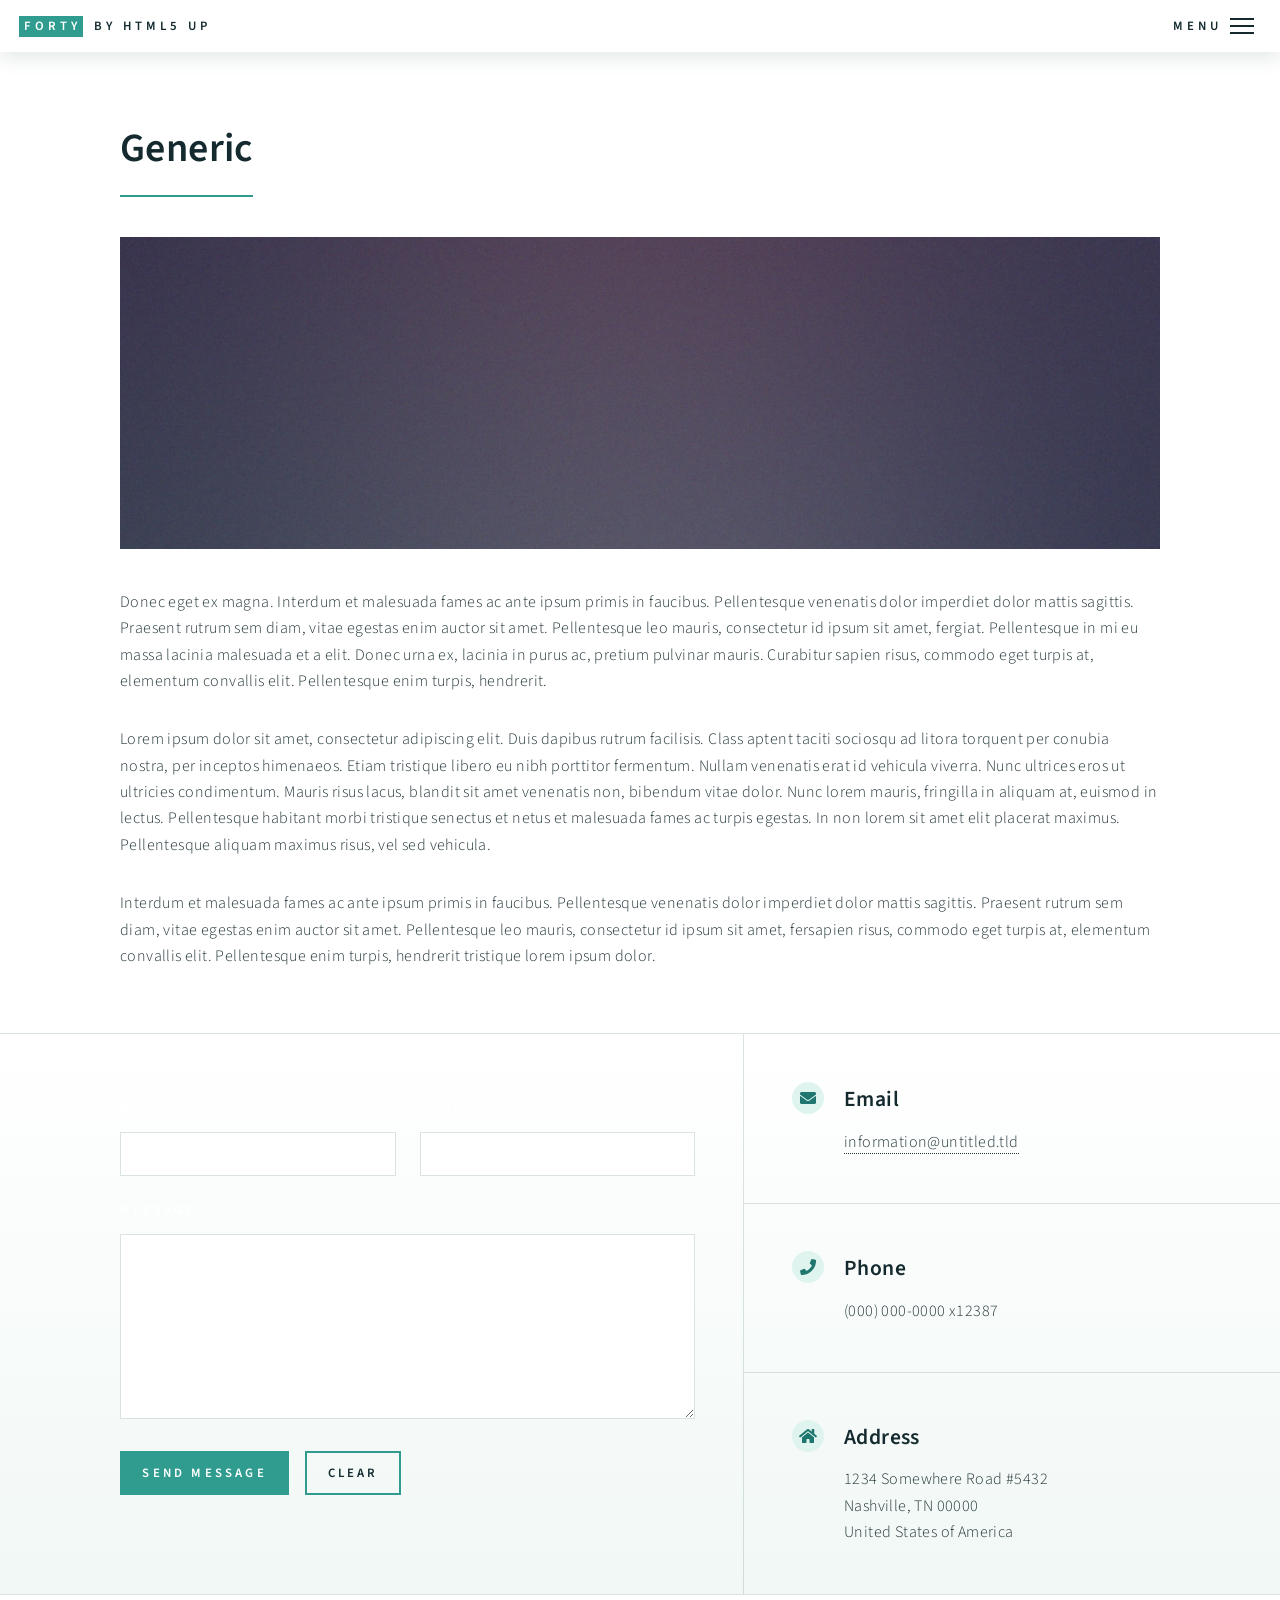
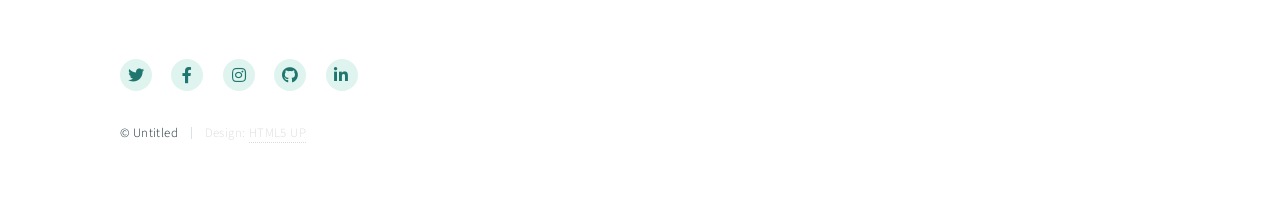
<file: generic.html>
<!DOCTYPE HTML>
<!--
	Forty by HTML5 UP
	html5up.net | @ajlkn
	Free for personal and commercial use under the CCA 3.0 license (html5up.net/license)
-->
<html>
	<head>
		<title>Generic - Forty by HTML5 UP</title>
		<meta charset="utf-8" />
		<meta name="viewport" content="width=device-width, initial-scale=1, user-scalable=no" />
		<link rel="stylesheet" href="assets/css/main.css" />
		<noscript><link rel="stylesheet" href="assets/css/noscript.css" /></noscript>
	</head>
	<body class="is-preload">

		<!-- Wrapper -->
			<div id="wrapper">

				<!-- Header -->
					<header id="header">
						<a href="index.html" class="logo"><strong>Forty</strong> <span>by HTML5 UP</span></a>
						<nav>
							<a href="#menu">Menu</a>
						</nav>
					</header>

				<!-- Menu -->
					<nav id="menu">
						<ul class="links">
							<li><a href="index.html">Home</a></li>
							<li><a href="landing.html">Landing</a></li>
							<li><a href="generic.html">Generic</a></li>
							<li><a href="elements.html">Elements</a></li>
						</ul>
						<ul class="actions stacked">
							<li><a href="#" class="button primary fit">Get Started</a></li>
							<li><a href="#" class="button fit">Log In</a></li>
						</ul>
					</nav>

				<!-- Main -->
					<div id="main" class="alt">

						<!-- One -->
							<section id="one">
								<div class="inner">
									<header class="major">
										<h1>Generic</h1>
									</header>
									<span class="image main"><img src="images/pic11.jpg" alt="" /></span>
									<p>Donec eget ex magna. Interdum et malesuada fames ac ante ipsum primis in faucibus. Pellentesque venenatis dolor imperdiet dolor mattis sagittis. Praesent rutrum sem diam, vitae egestas enim auctor sit amet. Pellentesque leo mauris, consectetur id ipsum sit amet, fergiat. Pellentesque in mi eu massa lacinia malesuada et a elit. Donec urna ex, lacinia in purus ac, pretium pulvinar mauris. Curabitur sapien risus, commodo eget turpis at, elementum convallis elit. Pellentesque enim turpis, hendrerit.</p>
									<p>Lorem ipsum dolor sit amet, consectetur adipiscing elit. Duis dapibus rutrum facilisis. Class aptent taciti sociosqu ad litora torquent per conubia nostra, per inceptos himenaeos. Etiam tristique libero eu nibh porttitor fermentum. Nullam venenatis erat id vehicula viverra. Nunc ultrices eros ut ultricies condimentum. Mauris risus lacus, blandit sit amet venenatis non, bibendum vitae dolor. Nunc lorem mauris, fringilla in aliquam at, euismod in lectus. Pellentesque habitant morbi tristique senectus et netus et malesuada fames ac turpis egestas. In non lorem sit amet elit placerat maximus. Pellentesque aliquam maximus risus, vel sed vehicula.</p>
									<p>Interdum et malesuada fames ac ante ipsum primis in faucibus. Pellentesque venenatis dolor imperdiet dolor mattis sagittis. Praesent rutrum sem diam, vitae egestas enim auctor sit amet. Pellentesque leo mauris, consectetur id ipsum sit amet, fersapien risus, commodo eget turpis at, elementum convallis elit. Pellentesque enim turpis, hendrerit tristique lorem ipsum dolor.</p>
								</div>
							</section>

					</div>

				<!-- Contact -->
					<section id="contact">
						<div class="inner">
							<section>
								<form method="post" action="#">
									<div class="fields">
										<div class="field half">
											<label for="name">Name</label>
											<input type="text" name="name" id="name" />
										</div>
										<div class="field half">
											<label for="email">Email</label>
											<input type="text" name="email" id="email" />
										</div>
										<div class="field">
											<label for="message">Message</label>
											<textarea name="message" id="message" rows="6"></textarea>
										</div>
									</div>
									<ul class="actions">
										<li><input type="submit" value="Send Message" class="primary" /></li>
										<li><input type="reset" value="Clear" /></li>
									</ul>
								</form>
							</section>
							<section class="split">
								<section>
									<div class="contact-method">
										<span class="icon solid alt fa-envelope"></span>
										<h3>Email</h3>
										<a href="#">information@untitled.tld</a>
									</div>
								</section>
								<section>
									<div class="contact-method">
										<span class="icon solid alt fa-phone"></span>
										<h3>Phone</h3>
										<span>(000) 000-0000 x12387</span>
									</div>
								</section>
								<section>
									<div class="contact-method">
										<span class="icon solid alt fa-home"></span>
										<h3>Address</h3>
										<span>1234 Somewhere Road #5432<br />
										Nashville, TN 00000<br />
										United States of America</span>
									</div>
								</section>
							</section>
						</div>
					</section>

				<!-- Footer -->
					<footer id="footer">
						<div class="inner">
							<ul class="icons">
								<li><a href="#" class="icon brands alt fa-twitter"><span class="label">Twitter</span></a></li>
								<li><a href="#" class="icon brands alt fa-facebook-f"><span class="label">Facebook</span></a></li>
								<li><a href="#" class="icon brands alt fa-instagram"><span class="label">Instagram</span></a></li>
								<li><a href="#" class="icon brands alt fa-github"><span class="label">GitHub</span></a></li>
								<li><a href="#" class="icon brands alt fa-linkedin-in"><span class="label">LinkedIn</span></a></li>
							</ul>
							<ul class="copyright">
								<li>&copy; Untitled</li><li>Design: <a href="https://html5up.net">HTML5 UP</a></li>
							</ul>
						</div>
					</footer>

			</div>

		<!-- Scripts -->
			<script src="assets/js/jquery.min.js"></script>
			<script src="assets/js/jquery.scrolly.min.js"></script>
			<script src="assets/js/jquery.scrollex.min.js"></script>
			<script src="assets/js/browser.min.js"></script>
			<script src="assets/js/breakpoints.min.js"></script>
			<script src="assets/js/util.js"></script>
			<script src="assets/js/main.js"></script>

	</body>
</html>
</file>
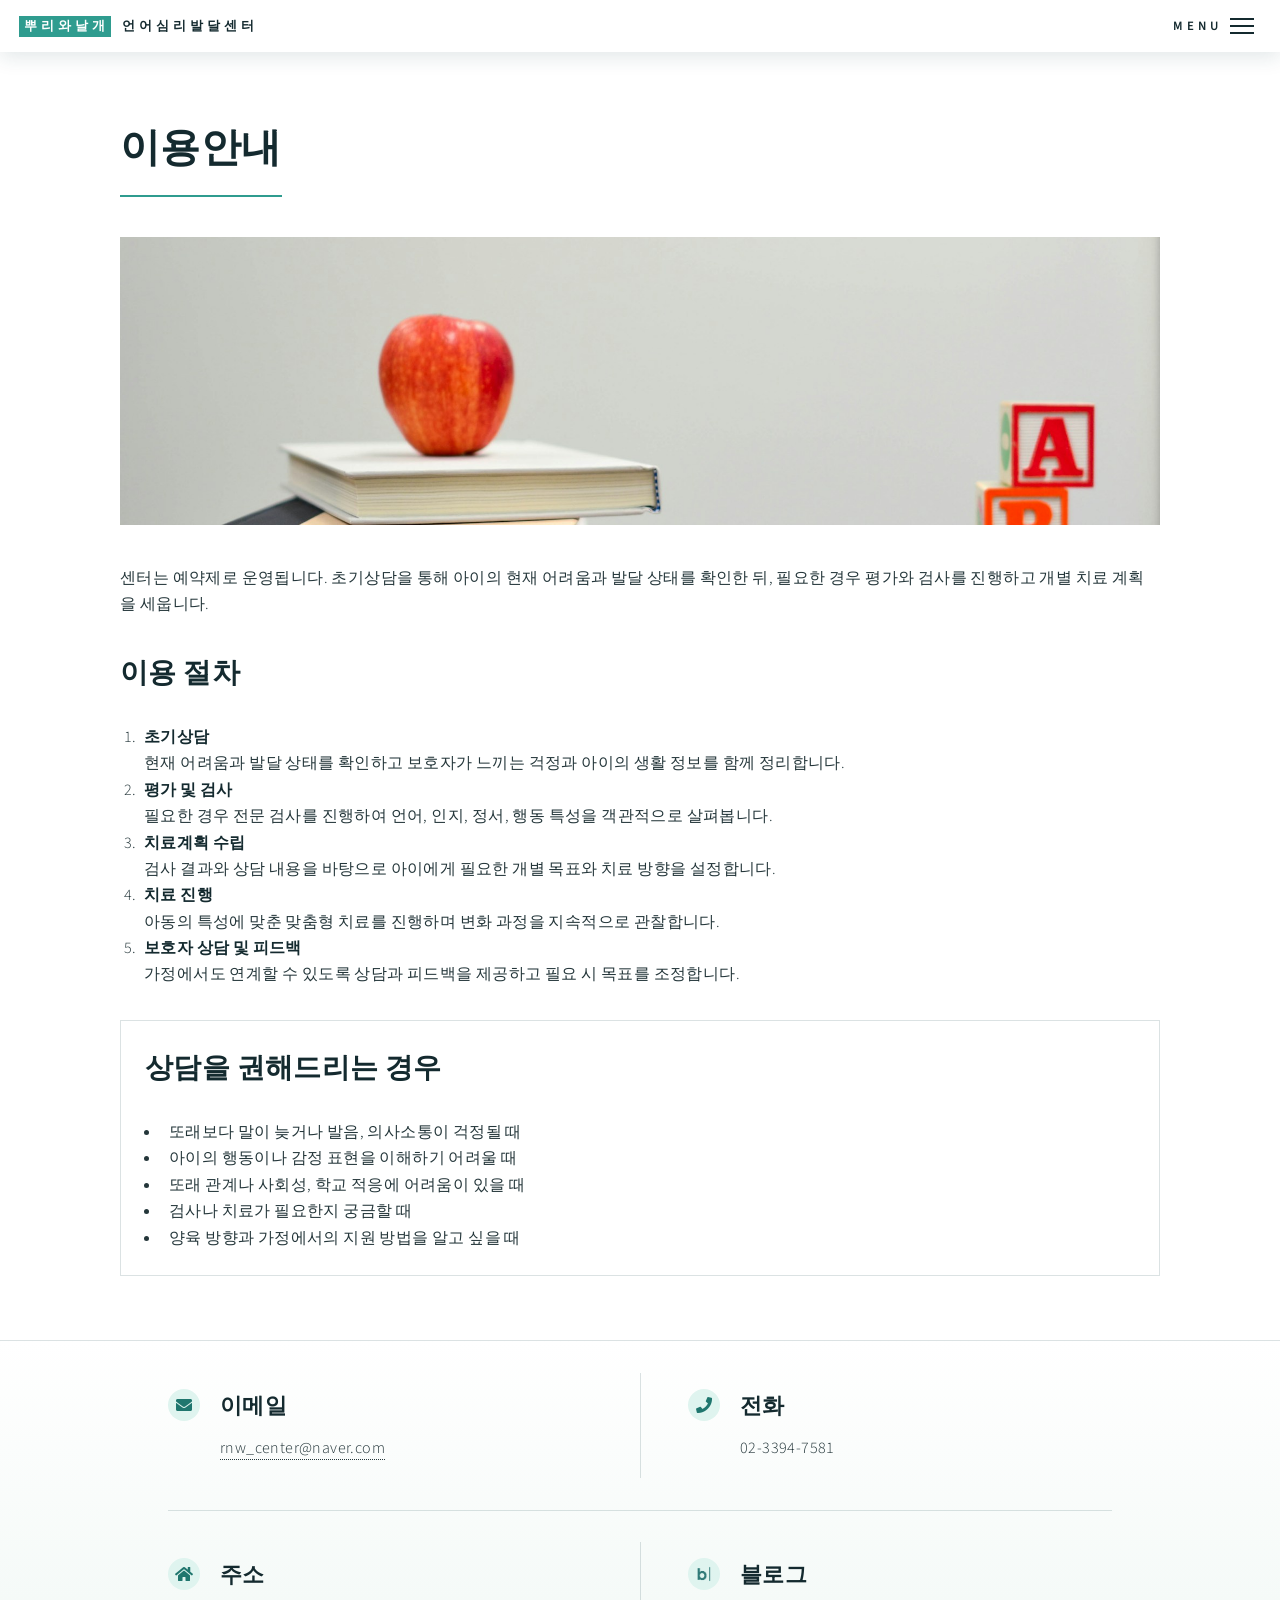
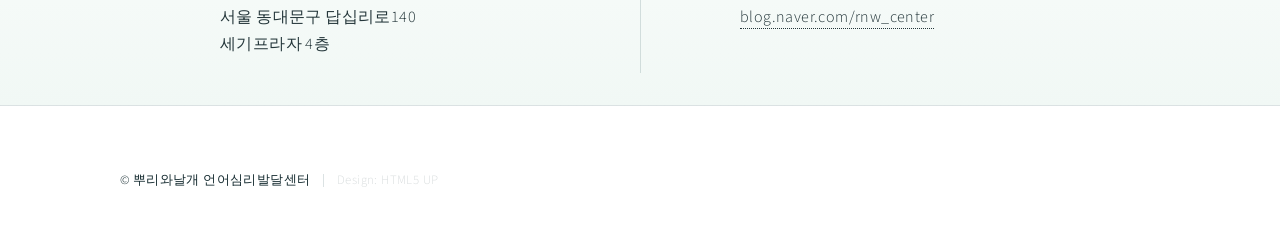
<file: guide.html>
<!DOCTYPE HTML>
<!--
	Forty by HTML5 UP
	html5up.net | @ajlkn
	Free for personal and commercial use under the CCA 3.0 license (html5up.net/license)
-->
<html>
	<head>
		<title>이용안내 - 뿌리와날개 언어심리발달센터</title>
		<meta charset="utf-8" />
		<meta name="viewport" content="width=device-width, initial-scale=1, user-scalable=no" />
		<link rel="stylesheet" href="assets/css/main.css?v=20260709g" />
		<noscript><link rel="stylesheet" href="assets/css/noscript.css" /></noscript>
	</head>
	<body class="is-preload">
			<div id="wrapper">
					<header id="header">
						<a href="index.html" class="logo"><strong>뿌리와날개</strong> <span>언어심리발달센터</span></a>
						<nav><a href="#menu">Menu</a></nav>
					</header>
					<nav id="menu">
						<ul class="links">
							<li><a href="index.html">Home</a></li>
							<li><a href="about.html">센터소개</a></li>
							<li><a href="therapists.html">치료사 소개</a></li>
							<li><a href="programs.html">치료/교육 프로그램</a></li>
							<li><a href="tour.html">둘러보기</a></li>
							<li><a href="guide.html">이용안내</a></li>
							<li><a href="directions.html">오시는 길</a></li>
						</ul>
					</nav>

					<div id="main" class="alt">
						<section id="one">
							<div class="inner">
								<header class="major"><h1>이용안내</h1></header>
								<span class="image main subpage-hero"><img src="images/img02.jpg" alt="이용안내" /></span>
								<p>센터는 예약제로 운영됩니다. 초기상담을 통해 아이의 현재 어려움과 발달 상태를 확인한 뒤, 필요한 경우 평가와 검사를 진행하고 개별 치료 계획을 세웁니다.</p>
								<h2>이용 절차</h2>
								<ol>
									<li><strong>초기상담</strong><br />현재 어려움과 발달 상태를 확인하고 보호자가 느끼는 걱정과 아이의 생활 정보를 함께 정리합니다.</li>
									<li><strong>평가 및 검사</strong><br />필요한 경우 전문 검사를 진행하여 언어, 인지, 정서, 행동 특성을 객관적으로 살펴봅니다.</li>
									<li><strong>치료계획 수립</strong><br />검사 결과와 상담 내용을 바탕으로 아이에게 필요한 개별 목표와 치료 방향을 설정합니다.</li>
									<li><strong>치료 진행</strong><br />아동의 특성에 맞춘 맞춤형 치료를 진행하며 변화 과정을 지속적으로 관찰합니다.</li>
									<li><strong>보호자 상담 및 피드백</strong><br />가정에서도 연계할 수 있도록 상담과 피드백을 제공하고 필요 시 목표를 조정합니다.</li>
								</ol>
								<div class="box">
									<h2>상담을 권해드리는 경우</h2>
									<ul>
										<li>또래보다 말이 늦거나 발음, 의사소통이 걱정될 때</li>
										<li>아이의 행동이나 감정 표현을 이해하기 어려울 때</li>
										<li>또래 관계나 사회성, 학교 적응에 어려움이 있을 때</li>
										<li>검사나 치료가 필요한지 궁금할 때</li>
										<li>양육 방향과 가정에서의 지원 방법을 알고 싶을 때</li>
									</ul>
								</div>
							</div>
						</section>
					</div>

					<section id="contact"><div class="inner"><section class="split contact-grid">
						<section><div class="contact-method"><span class="icon solid alt fa-envelope"></span><h3>이메일</h3><a href="mailto:rnw_center@naver.com">rnw_center@naver.com</a></div></section>
						<section><div class="contact-method"><span class="icon solid alt fa-phone"></span><h3>전화</h3><span>02-3394-7581</span></div></section>
						<section><div class="contact-method"><span class="icon solid alt fa-home"></span><h3>주소</h3><span>서울 동대문구 답십리로140<br />세기프라자 4층</span></div></section>
						<section><div class="contact-method"><span class="icon alt blog-icon"><img src="images/naver-blog.png?v=20260709a" alt="" /></span><h3>블로그</h3><a href="https://blog.naver.com/rnw_center">blog.naver.com/rnw_center</a></div></section>
					</section></div></section>
					<footer id="footer"><div class="inner"><ul class="copyright"><li>&copy; 뿌리와날개 언어심리발달센터</li><li>Design: HTML5 UP</li></ul></div></footer>
			</div>
			<script src="assets/js/jquery.min.js"></script>
			<script src="assets/js/jquery.scrolly.min.js"></script>
			<script src="assets/js/jquery.scrollex.min.js"></script>
			<script src="assets/js/browser.min.js"></script>
			<script src="assets/js/breakpoints.min.js"></script>
			<script src="assets/js/util.js"></script>
			<script src="assets/js/main.js"></script>
	</body>
</html>
</file>
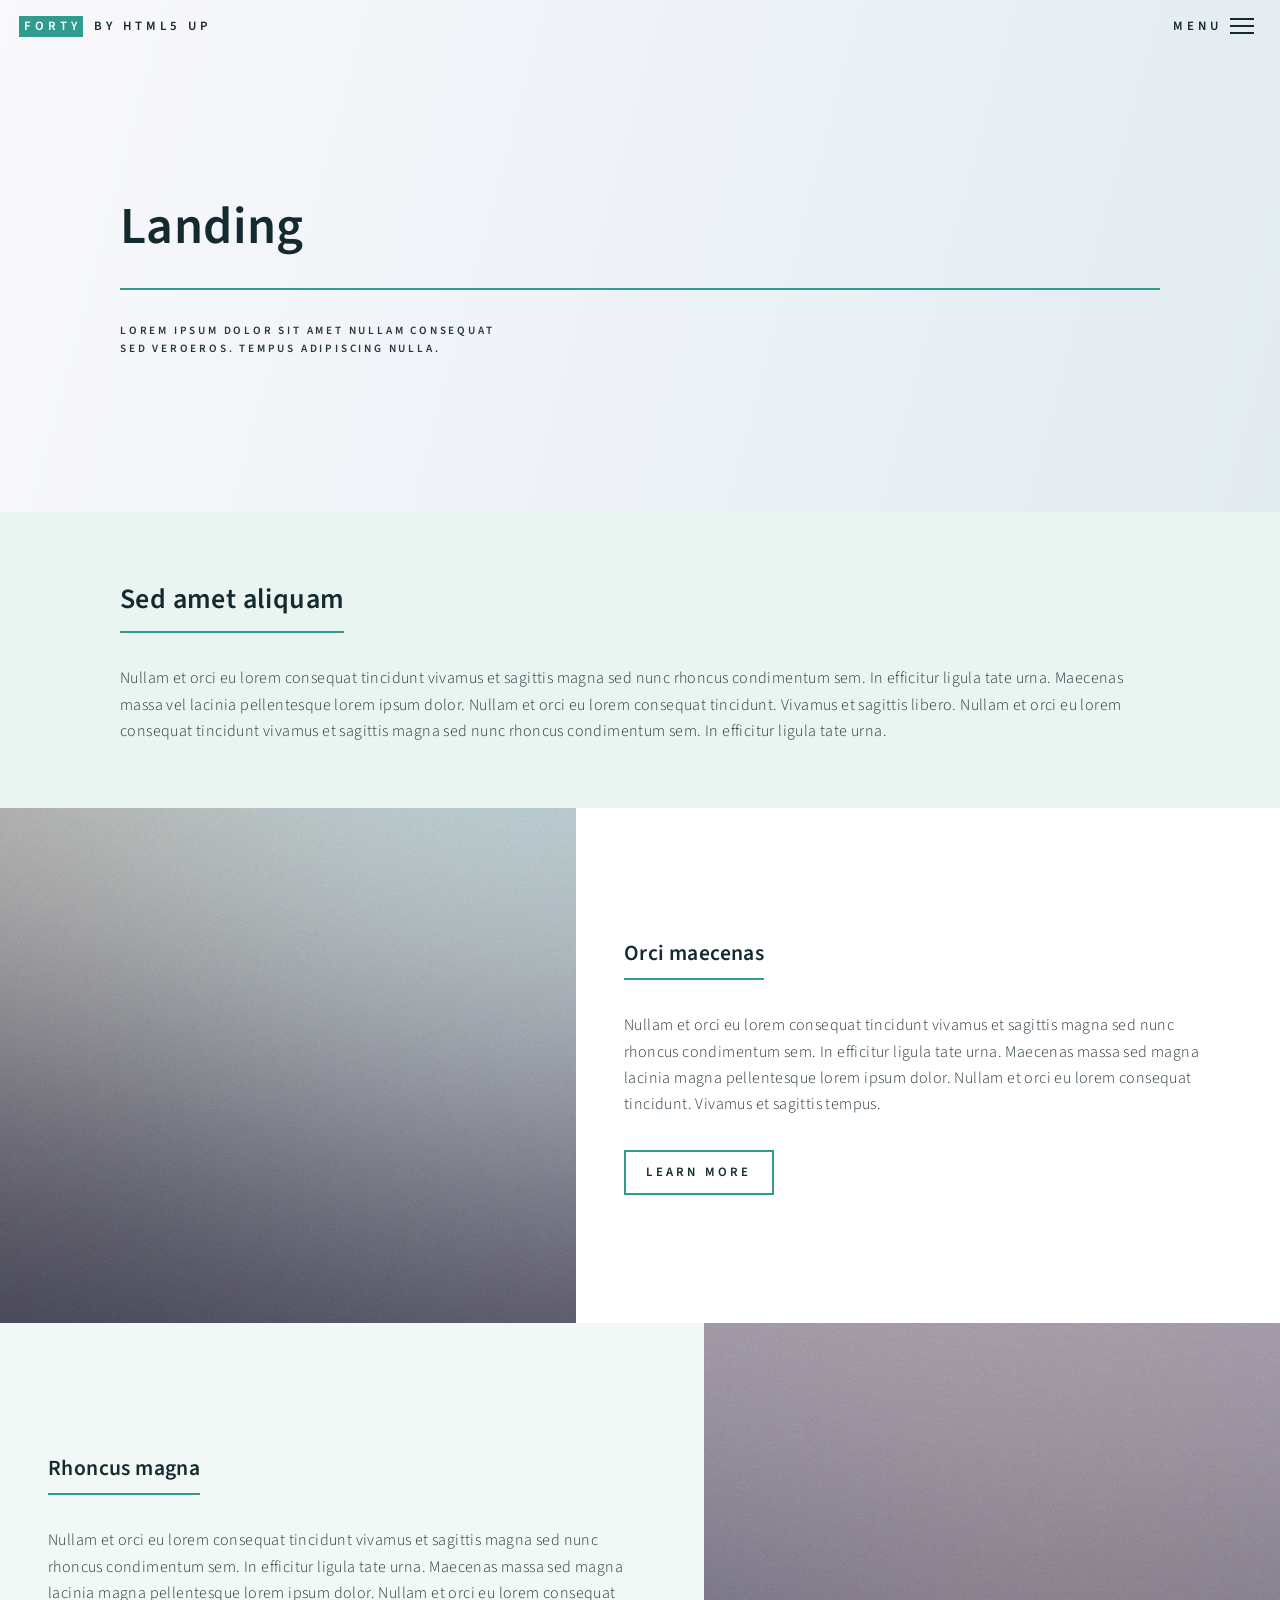
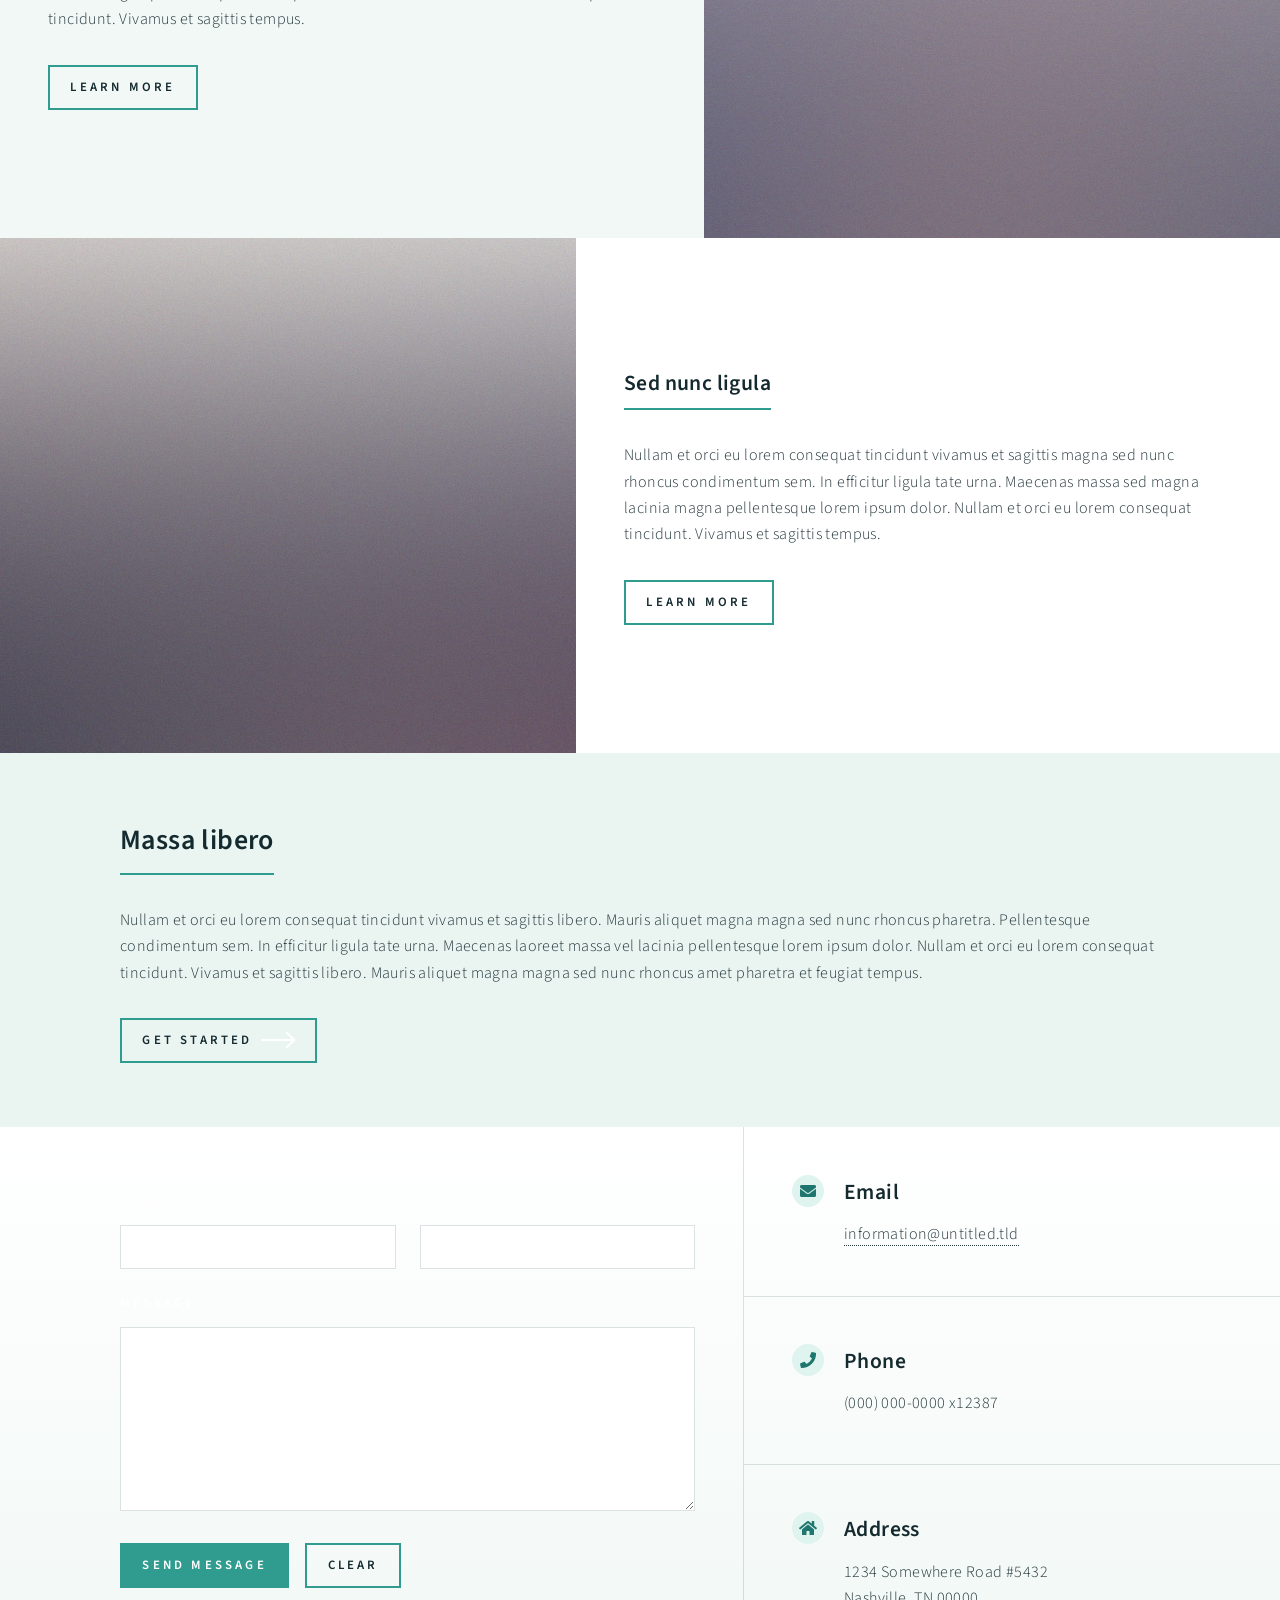
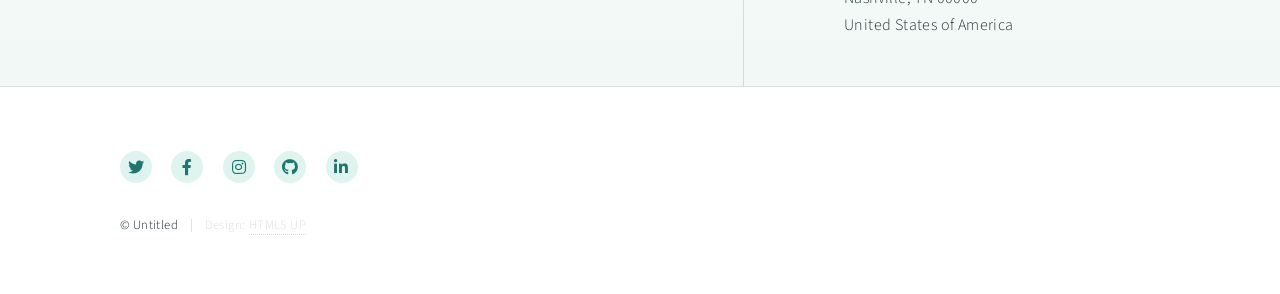
<file: landing.html>
<!DOCTYPE HTML>
<!--
	Forty by HTML5 UP
	html5up.net | @ajlkn
	Free for personal and commercial use under the CCA 3.0 license (html5up.net/license)
-->
<html>
	<head>
		<title>Landing - Forty by HTML5 UP</title>
		<meta charset="utf-8" />
		<meta name="viewport" content="width=device-width, initial-scale=1, user-scalable=no" />
		<link rel="stylesheet" href="assets/css/main.css" />
		<noscript><link rel="stylesheet" href="assets/css/noscript.css" /></noscript>
	</head>
	<body class="is-preload">

		<!-- Wrapper -->
			<div id="wrapper">

				<!-- Header -->
				<!-- Note: The "styleN" class below should match that of the banner element. -->
					<header id="header" class="alt style2">
						<a href="index.html" class="logo"><strong>Forty</strong> <span>by HTML5 UP</span></a>
						<nav>
							<a href="#menu">Menu</a>
						</nav>
					</header>

				<!-- Menu -->
					<nav id="menu">
						<ul class="links">
							<li><a href="index.html">Home</a></li>
							<li><a href="landing.html">Landing</a></li>
							<li><a href="generic.html">Generic</a></li>
							<li><a href="elements.html">Elements</a></li>
						</ul>
						<ul class="actions stacked">
							<li><a href="#" class="button primary fit">Get Started</a></li>
							<li><a href="#" class="button fit">Log In</a></li>
						</ul>
					</nav>

				<!-- Banner -->
				<!-- Note: The "styleN" class below should match that of the header element. -->
					<section id="banner" class="style2">
						<div class="inner">
							<span class="image">
								<img src="images/pic07.jpg" alt="" />
							</span>
							<header class="major">
								<h1>Landing</h1>
							</header>
							<div class="content">
								<p>Lorem ipsum dolor sit amet nullam consequat<br />
								sed veroeros. tempus adipiscing nulla.</p>
							</div>
						</div>
					</section>

				<!-- Main -->
					<div id="main">

						<!-- One -->
							<section id="one">
								<div class="inner">
									<header class="major">
										<h2>Sed amet aliquam</h2>
									</header>
									<p>Nullam et orci eu lorem consequat tincidunt vivamus et sagittis magna sed nunc rhoncus condimentum sem. In efficitur ligula tate urna. Maecenas massa vel lacinia pellentesque lorem ipsum dolor. Nullam et orci eu lorem consequat tincidunt. Vivamus et sagittis libero. Nullam et orci eu lorem consequat tincidunt vivamus et sagittis magna sed nunc rhoncus condimentum sem. In efficitur ligula tate urna.</p>
								</div>
							</section>

						<!-- Two -->
							<section id="two" class="spotlights">
								<section>
									<a href="generic.html" class="image">
										<img src="images/pic08.jpg" alt="" data-position="center center" />
									</a>
									<div class="content">
										<div class="inner">
											<header class="major">
												<h3>Orci maecenas</h3>
											</header>
											<p>Nullam et orci eu lorem consequat tincidunt vivamus et sagittis magna sed nunc rhoncus condimentum sem. In efficitur ligula tate urna. Maecenas massa sed magna lacinia magna pellentesque lorem ipsum dolor. Nullam et orci eu lorem consequat tincidunt. Vivamus et sagittis tempus.</p>
											<ul class="actions">
												<li><a href="generic.html" class="button">Learn more</a></li>
											</ul>
										</div>
									</div>
								</section>
								<section>
									<a href="generic.html" class="image">
										<img src="images/pic09.jpg" alt="" data-position="top center" />
									</a>
									<div class="content">
										<div class="inner">
											<header class="major">
												<h3>Rhoncus magna</h3>
											</header>
											<p>Nullam et orci eu lorem consequat tincidunt vivamus et sagittis magna sed nunc rhoncus condimentum sem. In efficitur ligula tate urna. Maecenas massa sed magna lacinia magna pellentesque lorem ipsum dolor. Nullam et orci eu lorem consequat tincidunt. Vivamus et sagittis tempus.</p>
											<ul class="actions">
												<li><a href="generic.html" class="button">Learn more</a></li>
											</ul>
										</div>
									</div>
								</section>
								<section>
									<a href="generic.html" class="image">
										<img src="images/pic10.jpg" alt="" data-position="25% 25%" />
									</a>
									<div class="content">
										<div class="inner">
											<header class="major">
												<h3>Sed nunc ligula</h3>
											</header>
											<p>Nullam et orci eu lorem consequat tincidunt vivamus et sagittis magna sed nunc rhoncus condimentum sem. In efficitur ligula tate urna. Maecenas massa sed magna lacinia magna pellentesque lorem ipsum dolor. Nullam et orci eu lorem consequat tincidunt. Vivamus et sagittis tempus.</p>
											<ul class="actions">
												<li><a href="generic.html" class="button">Learn more</a></li>
											</ul>
										</div>
									</div>
								</section>
							</section>

						<!-- Three -->
							<section id="three">
								<div class="inner">
									<header class="major">
										<h2>Massa libero</h2>
									</header>
									<p>Nullam et orci eu lorem consequat tincidunt vivamus et sagittis libero. Mauris aliquet magna magna sed nunc rhoncus pharetra. Pellentesque condimentum sem. In efficitur ligula tate urna. Maecenas laoreet massa vel lacinia pellentesque lorem ipsum dolor. Nullam et orci eu lorem consequat tincidunt. Vivamus et sagittis libero. Mauris aliquet magna magna sed nunc rhoncus amet pharetra et feugiat tempus.</p>
									<ul class="actions">
										<li><a href="generic.html" class="button next">Get Started</a></li>
									</ul>
								</div>
							</section>

					</div>

				<!-- Contact -->
					<section id="contact">
						<div class="inner">
							<section>
								<form method="post" action="#">
									<div class="fields">
										<div class="field half">
											<label for="name">Name</label>
											<input type="text" name="name" id="name" />
										</div>
										<div class="field half">
											<label for="email">Email</label>
											<input type="text" name="email" id="email" />
										</div>
										<div class="field">
											<label for="message">Message</label>
											<textarea name="message" id="message" rows="6"></textarea>
										</div>
									</div>
									<ul class="actions">
										<li><input type="submit" value="Send Message" class="primary" /></li>
										<li><input type="reset" value="Clear" /></li>
									</ul>
								</form>
							</section>
							<section class="split">
								<section>
									<div class="contact-method">
										<span class="icon solid alt fa-envelope"></span>
										<h3>Email</h3>
										<a href="#">information@untitled.tld</a>
									</div>
								</section>
								<section>
									<div class="contact-method">
										<span class="icon solid alt fa-phone"></span>
										<h3>Phone</h3>
										<span>(000) 000-0000 x12387</span>
									</div>
								</section>
								<section>
									<div class="contact-method">
										<span class="icon solid alt fa-home"></span>
										<h3>Address</h3>
										<span>1234 Somewhere Road #5432<br />
										Nashville, TN 00000<br />
										United States of America</span>
									</div>
								</section>
							</section>
						</div>
					</section>

				<!-- Footer -->
					<footer id="footer">
						<div class="inner">
							<ul class="icons">
								<li><a href="#" class="icon brands alt fa-twitter"><span class="label">Twitter</span></a></li>
								<li><a href="#" class="icon brands alt fa-facebook-f"><span class="label">Facebook</span></a></li>
								<li><a href="#" class="icon brands alt fa-instagram"><span class="label">Instagram</span></a></li>
								<li><a href="#" class="icon brands alt fa-github"><span class="label">GitHub</span></a></li>
								<li><a href="#" class="icon brands alt fa-linkedin-in"><span class="label">LinkedIn</span></a></li>
							</ul>
							<ul class="copyright">
								<li>&copy; Untitled</li><li>Design: <a href="https://html5up.net">HTML5 UP</a></li>
							</ul>
						</div>
					</footer>

			</div>

		<!-- Scripts -->
			<script src="assets/js/jquery.min.js"></script>
			<script src="assets/js/jquery.scrolly.min.js"></script>
			<script src="assets/js/jquery.scrollex.min.js"></script>
			<script src="assets/js/browser.min.js"></script>
			<script src="assets/js/breakpoints.min.js"></script>
			<script src="assets/js/util.js"></script>
			<script src="assets/js/main.js"></script>

	</body>
</html>
</file>
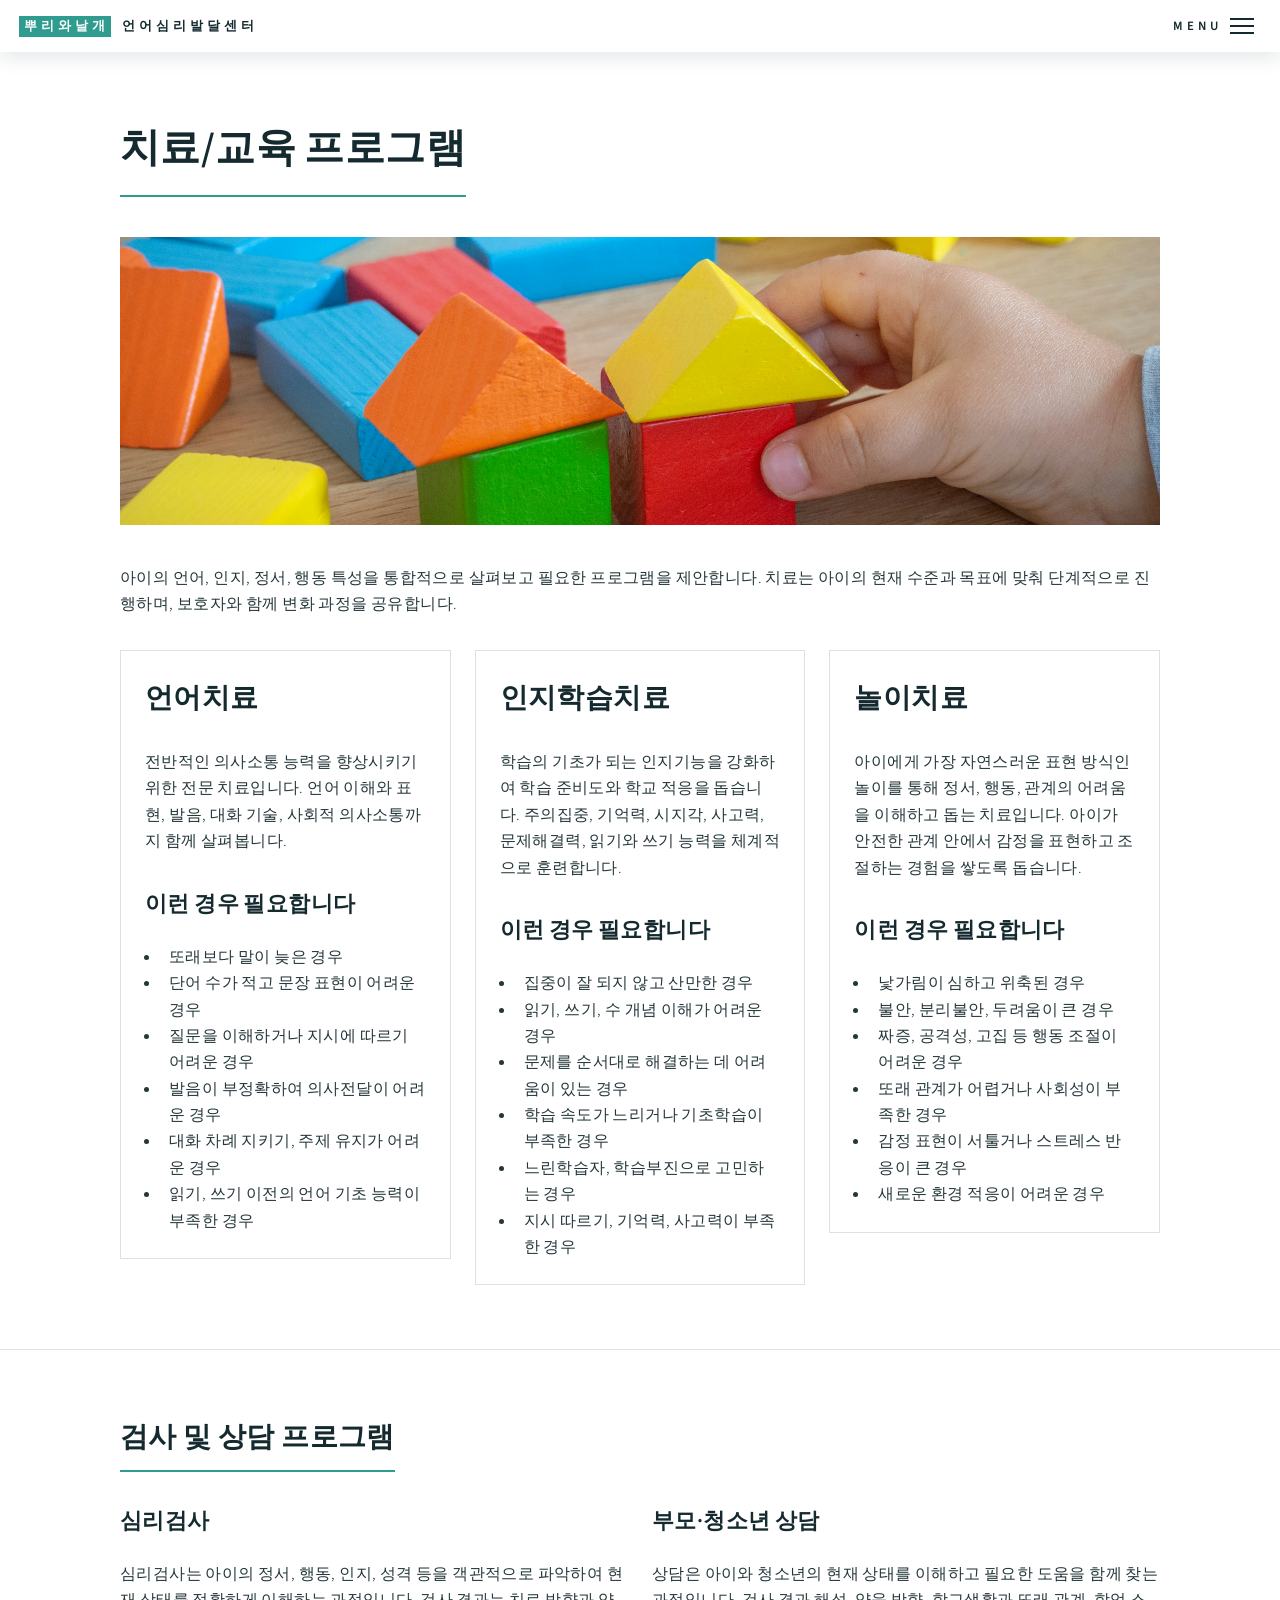
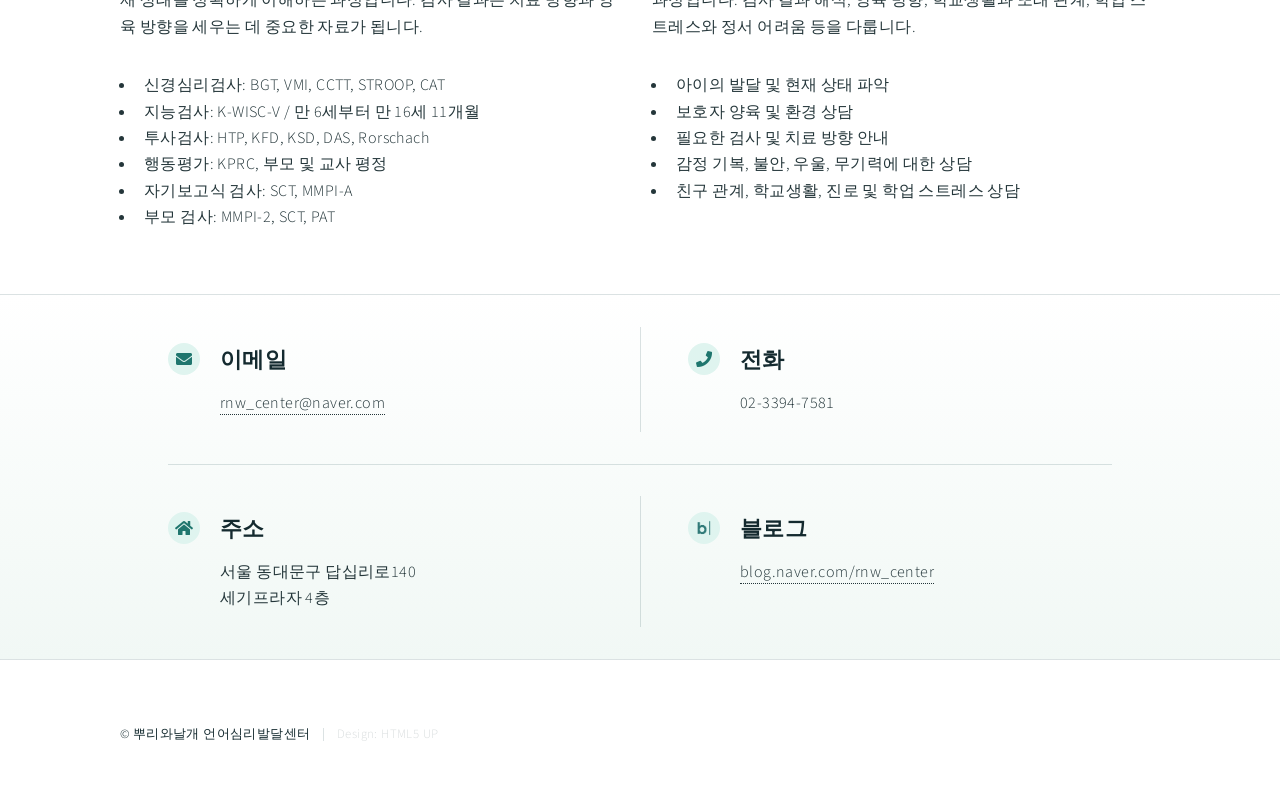
<file: programs.html>
<!DOCTYPE HTML>
<!--
	Forty by HTML5 UP
	html5up.net | @ajlkn
	Free for personal and commercial use under the CCA 3.0 license (html5up.net/license)
-->
<html>
	<head>
		<title>치료/교육 프로그램 - 뿌리와날개 언어심리발달센터</title>
		<meta charset="utf-8" />
		<meta name="viewport" content="width=device-width, initial-scale=1, user-scalable=no" />
		<link rel="stylesheet" href="assets/css/main.css?v=20260709g" />
		<noscript><link rel="stylesheet" href="assets/css/noscript.css" /></noscript>
	</head>
	<body class="is-preload">
			<div id="wrapper">
					<header id="header">
						<a href="index.html" class="logo"><strong>뿌리와날개</strong> <span>언어심리발달센터</span></a>
						<nav><a href="#menu">Menu</a></nav>
					</header>
					<nav id="menu">
						<ul class="links">
							<li><a href="index.html">Home</a></li>
							<li><a href="about.html">센터소개</a></li>
							<li><a href="therapists.html">치료사 소개</a></li>
							<li><a href="programs.html">치료/교육 프로그램</a></li>
							<li><a href="tour.html">둘러보기</a></li>
							<li><a href="guide.html">이용안내</a></li>
							<li><a href="directions.html">오시는 길</a></li>
						</ul>
					</nav>

					<div id="main" class="alt">
						<section id="one">
							<div class="inner">
								<header class="major"><h1>치료/교육 프로그램</h1></header>
								<span class="image main subpage-hero"><img src="images/img03.jpg" alt="치료 프로그램" /></span>
								<p>아이의 언어, 인지, 정서, 행동 특성을 통합적으로 살펴보고 필요한 프로그램을 제안합니다. 치료는 아이의 현재 수준과 목표에 맞춰 단계적으로 진행하며, 보호자와 함께 변화 과정을 공유합니다.</p>
								<div class="row">
									<div class="col-4 col-12-medium">
										<div class="box">
											<h2>언어치료</h2>
											<p>전반적인 의사소통 능력을 향상시키기 위한 전문 치료입니다. 언어 이해와 표현, 발음, 대화 기술, 사회적 의사소통까지 함께 살펴봅니다.</p>
											<h3>이런 경우 필요합니다</h3>
											<ul>
												<li>또래보다 말이 늦은 경우</li>
												<li>단어 수가 적고 문장 표현이 어려운 경우</li>
												<li>질문을 이해하거나 지시에 따르기 어려운 경우</li>
												<li>발음이 부정확하여 의사전달이 어려운 경우</li>
												<li>대화 차례 지키기, 주제 유지가 어려운 경우</li>
												<li>읽기, 쓰기 이전의 언어 기초 능력이 부족한 경우</li>
											</ul>
										</div>
									</div>
									<div class="col-4 col-12-medium">
										<div class="box">
											<h2>인지학습치료</h2>
											<p>학습의 기초가 되는 인지기능을 강화하여 학습 준비도와 학교 적응을 돕습니다. 주의집중, 기억력, 시지각, 사고력, 문제해결력, 읽기와 쓰기 능력을 체계적으로 훈련합니다.</p>
											<h3>이런 경우 필요합니다</h3>
											<ul>
												<li>집중이 잘 되지 않고 산만한 경우</li>
												<li>읽기, 쓰기, 수 개념 이해가 어려운 경우</li>
												<li>문제를 순서대로 해결하는 데 어려움이 있는 경우</li>
												<li>학습 속도가 느리거나 기초학습이 부족한 경우</li>
												<li>느린학습자, 학습부진으로 고민하는 경우</li>
												<li>지시 따르기, 기억력, 사고력이 부족한 경우</li>
											</ul>
										</div>
									</div>
									<div class="col-4 col-12-medium">
										<div class="box">
											<h2>놀이치료</h2>
											<p>아이에게 가장 자연스러운 표현 방식인 놀이를 통해 정서, 행동, 관계의 어려움을 이해하고 돕는 치료입니다. 아이가 안전한 관계 안에서 감정을 표현하고 조절하는 경험을 쌓도록 돕습니다.</p>
											<h3>이런 경우 필요합니다</h3>
											<ul>
												<li>낯가림이 심하고 위축된 경우</li>
												<li>불안, 분리불안, 두려움이 큰 경우</li>
												<li>짜증, 공격성, 고집 등 행동 조절이 어려운 경우</li>
												<li>또래 관계가 어렵거나 사회성이 부족한 경우</li>
												<li>감정 표현이 서툴거나 스트레스 반응이 큰 경우</li>
												<li>새로운 환경 적응이 어려운 경우</li>
											</ul>
										</div>
									</div>
								</div>
							</div>
						</section>
						<section id="two">
							<div class="inner">
								<header class="major"><h2>검사 및 상담 프로그램</h2></header>
								<div class="row">
									<div class="col-6 col-12-medium">
										<h3>심리검사</h3>
										<p>심리검사는 아이의 정서, 행동, 인지, 성격 등을 객관적으로 파악하여 현재 상태를 정확하게 이해하는 과정입니다. 검사 결과는 치료 방향과 양육 방향을 세우는 데 중요한 자료가 됩니다.</p>
										<ul>
											<li>신경심리검사: BGT, VMI, CCTT, STROOP, CAT</li>
											<li>지능검사: K-WISC-V / 만 6세부터 만 16세 11개월</li>
											<li>투사검사: HTP, KFD, KSD, DAS, Rorschach</li>
											<li>행동평가: KPRC, 부모 및 교사 평정</li>
											<li>자기보고식 검사: SCT, MMPI-A</li>
											<li>부모 검사: MMPI-2, SCT, PAT</li>
										</ul>
									</div>
									<div class="col-6 col-12-medium">
										<h3>부모·청소년 상담</h3>
										<p>상담은 아이와 청소년의 현재 상태를 이해하고 필요한 도움을 함께 찾는 과정입니다. 검사 결과 해석, 양육 방향, 학교생활과 또래 관계, 학업 스트레스와 정서 어려움 등을 다룹니다.</p>
										<ul>
											<li>아이의 발달 및 현재 상태 파악</li>
											<li>보호자 양육 및 환경 상담</li>
											<li>필요한 검사 및 치료 방향 안내</li>
											<li>감정 기복, 불안, 우울, 무기력에 대한 상담</li>
											<li>친구 관계, 학교생활, 진로 및 학업 스트레스 상담</li>
										</ul>
									</div>
								</div>
							</div>
						</section>
					</div>

					<section id="contact"><div class="inner"><section class="split contact-grid">
						<section><div class="contact-method"><span class="icon solid alt fa-envelope"></span><h3>이메일</h3><a href="mailto:rnw_center@naver.com">rnw_center@naver.com</a></div></section>
						<section><div class="contact-method"><span class="icon solid alt fa-phone"></span><h3>전화</h3><span>02-3394-7581</span></div></section>
						<section><div class="contact-method"><span class="icon solid alt fa-home"></span><h3>주소</h3><span>서울 동대문구 답십리로140<br />세기프라자 4층</span></div></section>
						<section><div class="contact-method"><span class="icon alt blog-icon"><img src="images/naver-blog.png?v=20260709a" alt="" /></span><h3>블로그</h3><a href="https://blog.naver.com/rnw_center">blog.naver.com/rnw_center</a></div></section>
					</section></div></section>
					<footer id="footer"><div class="inner"><ul class="copyright"><li>&copy; 뿌리와날개 언어심리발달센터</li><li>Design: HTML5 UP</li></ul></div></footer>
			</div>
			<script src="assets/js/jquery.min.js"></script>
			<script src="assets/js/jquery.scrolly.min.js"></script>
			<script src="assets/js/jquery.scrollex.min.js"></script>
			<script src="assets/js/browser.min.js"></script>
			<script src="assets/js/breakpoints.min.js"></script>
			<script src="assets/js/util.js"></script>
			<script src="assets/js/main.js"></script>
	</body>
</html>
</file>
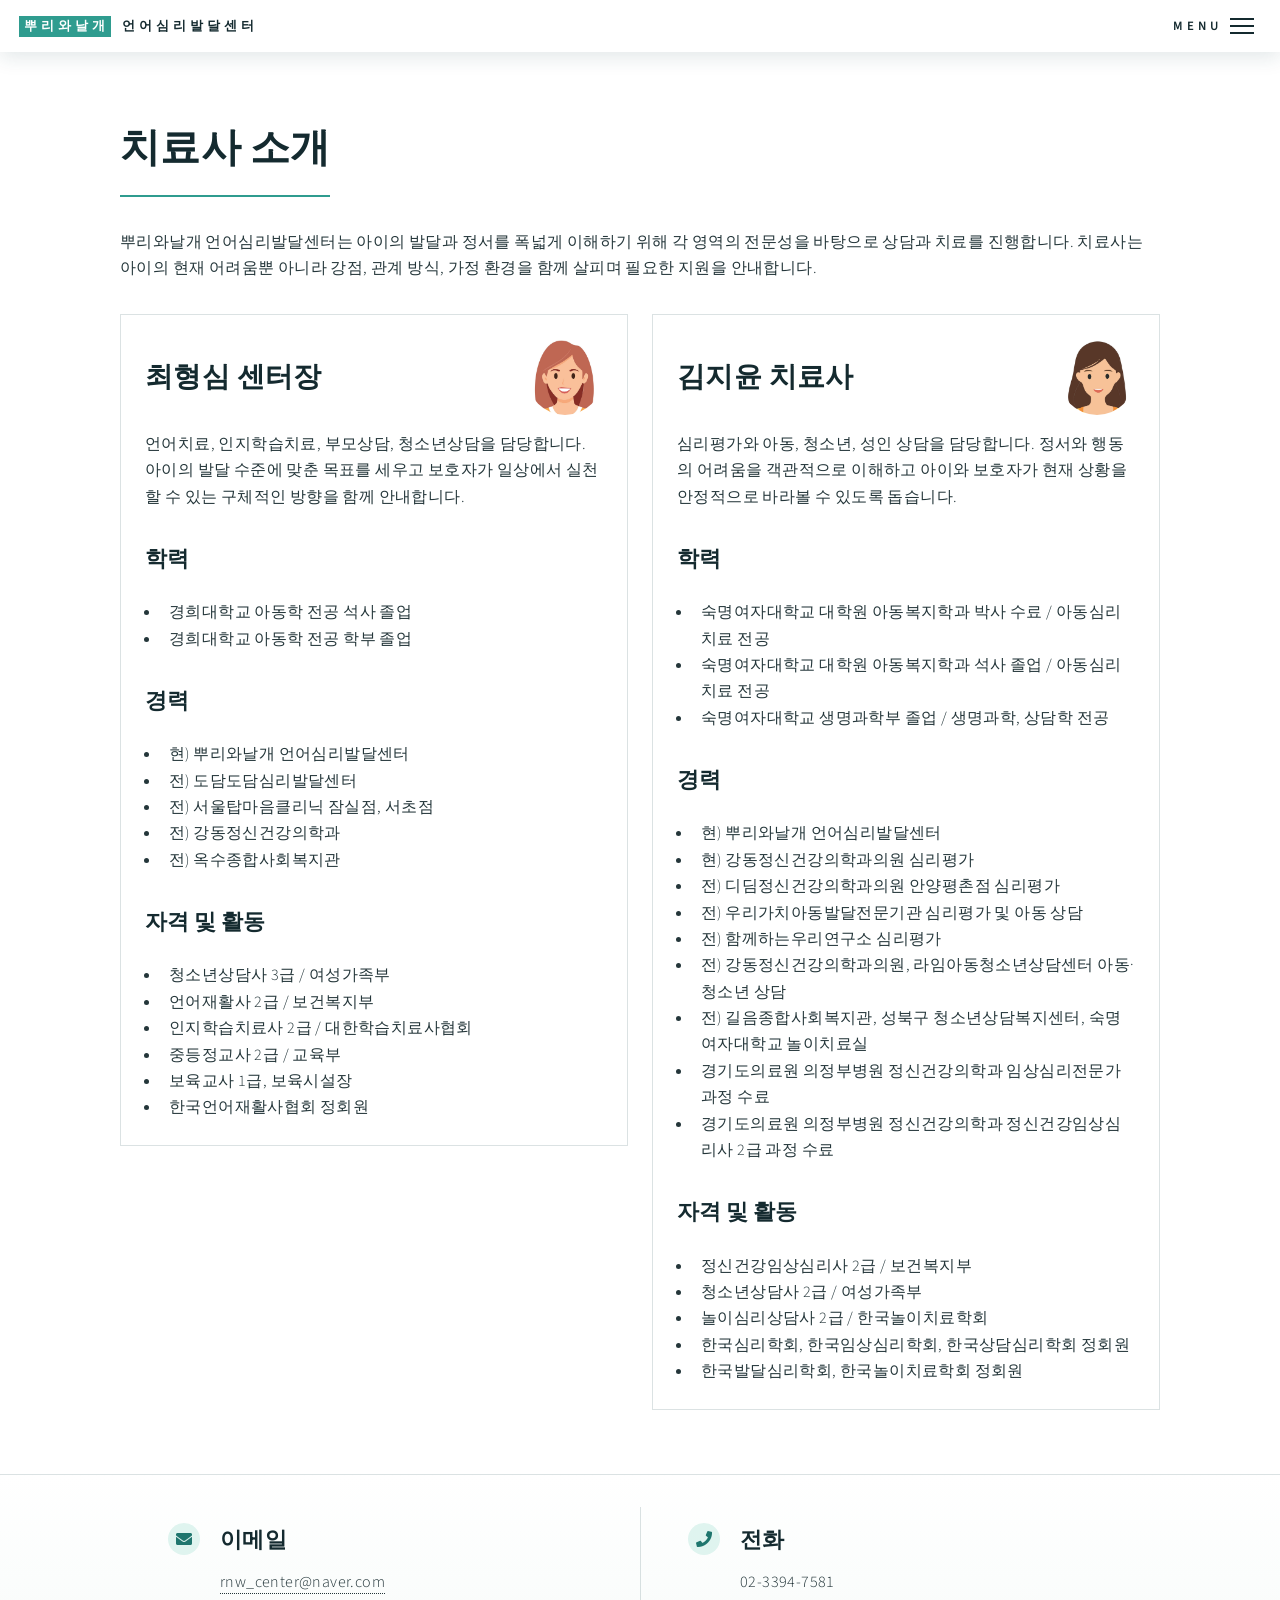
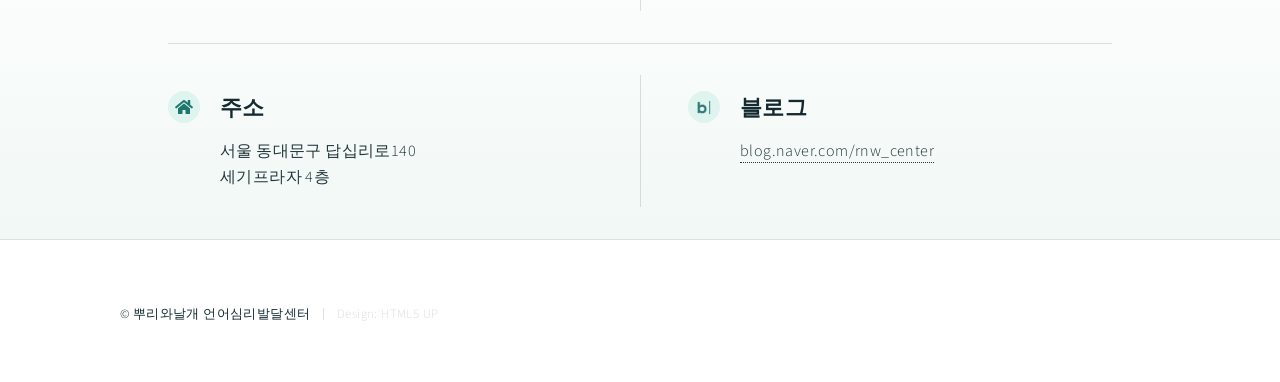
<file: therapists.html>
<!DOCTYPE HTML>
<!--
	Forty by HTML5 UP
	html5up.net | @ajlkn
	Free for personal and commercial use under the CCA 3.0 license (html5up.net/license)
-->
<html>
	<head>
		<title>치료사 소개 - 뿌리와날개 언어심리발달센터</title>
		<meta charset="utf-8" />
		<meta name="viewport" content="width=device-width, initial-scale=1, user-scalable=no" />
		<link rel="stylesheet" href="assets/css/main.css?v=20260709g" />
		<noscript><link rel="stylesheet" href="assets/css/noscript.css" /></noscript>
	</head>
	<body class="is-preload">
			<div id="wrapper">
					<header id="header">
						<a href="index.html" class="logo"><strong>뿌리와날개</strong> <span>언어심리발달센터</span></a>
						<nav><a href="#menu">Menu</a></nav>
					</header>
					<nav id="menu">
						<ul class="links">
							<li><a href="index.html">Home</a></li>
							<li><a href="about.html">센터소개</a></li>
							<li><a href="therapists.html">치료사 소개</a></li>
							<li><a href="programs.html">치료/교육 프로그램</a></li>
							<li><a href="tour.html">둘러보기</a></li>
							<li><a href="guide.html">이용안내</a></li>
							<li><a href="directions.html">오시는 길</a></li>
						</ul>
					</nav>

					<div id="main" class="alt">
						<section id="one">
							<div class="inner">
								<header class="major"><h1>치료사 소개</h1></header>
								<p>뿌리와날개 언어심리발달센터는 아이의 발달과 정서를 폭넓게 이해하기 위해 각 영역의 전문성을 바탕으로 상담과 치료를 진행합니다. 치료사는 아이의 현재 어려움뿐 아니라 강점, 관계 방식, 가정 환경을 함께 살피며 필요한 지원을 안내합니다.</p>
								<div class="row">
									<div class="col-6 col-12-medium">
										<div class="box">
											<div class="therapist-heading">
												<h2>최형심 센터장</h2>
												<img src="images/therapist1.jpg" alt="최형심 센터장" />
											</div>
											<p>언어치료, 인지학습치료, 부모상담, 청소년상담을 담당합니다. 아이의 발달 수준에 맞춘 목표를 세우고 보호자가 일상에서 실천할 수 있는 구체적인 방향을 함께 안내합니다.</p>
											<h3>학력</h3>
											<ul>
												<li>경희대학교 아동학 전공 석사 졸업</li>
												<li>경희대학교 아동학 전공 학부 졸업</li>
											</ul>
											<h3>경력</h3>
											<ul>
												<li>현) 뿌리와날개 언어심리발달센터</li>
												<li>전) 도담도담심리발달센터</li>
												<li>전) 서울탑마음클리닉 잠실점, 서초점</li>
												<li>전) 강동정신건강의학과</li>
												<li>전) 옥수종합사회복지관</li>
											</ul>
											<h3>자격 및 활동</h3>
											<ul>
												<li>청소년상담사 3급 / 여성가족부</li>
												<li>언어재활사 2급 / 보건복지부</li>
												<li>인지학습치료사 2급 / 대한학습치료사협회</li>
												<li>중등정교사 2급 / 교육부</li>
												<li>보육교사 1급, 보육시설장</li>
												<li>한국언어재활사협회 정회원</li>
											</ul>
										</div>
									</div>
									<div class="col-6 col-12-medium">
										<div class="box">
											<div class="therapist-heading">
												<h2>김지윤 치료사</h2>
												<img src="images/therapist2.jpg" alt="김지윤 치료사" />
											</div>
											<p>심리평가와 아동, 청소년, 성인 상담을 담당합니다. 정서와 행동의 어려움을 객관적으로 이해하고 아이와 보호자가 현재 상황을 안정적으로 바라볼 수 있도록 돕습니다.</p>
											<h3>학력</h3>
											<ul>
												<li>숙명여자대학교 대학원 아동복지학과 박사 수료 / 아동심리치료 전공</li>
												<li>숙명여자대학교 대학원 아동복지학과 석사 졸업 / 아동심리치료 전공</li>
												<li>숙명여자대학교 생명과학부 졸업 / 생명과학, 상담학 전공</li>
											</ul>
											<h3>경력</h3>
											<ul>
												<li>현) 뿌리와날개 언어심리발달센터</li>
												<li>현) 강동정신건강의학과의원 심리평가</li>
												<li>전) 디딤정신건강의학과의원 안양평촌점 심리평가</li>
												<li>전) 우리가치아동발달전문기관 심리평가 및 아동 상담</li>
												<li>전) 함께하는우리연구소 심리평가</li>
												<li>전) 강동정신건강의학과의원, 라임아동청소년상담센터 아동·청소년 상담</li>
												<li>전) 길음종합사회복지관, 성북구 청소년상담복지센터, 숙명여자대학교 놀이치료실</li>
												<li>경기도의료원 의정부병원 정신건강의학과 임상심리전문가 과정 수료</li>
												<li>경기도의료원 의정부병원 정신건강의학과 정신건강임상심리사 2급 과정 수료</li>
											</ul>
											<h3>자격 및 활동</h3>
											<ul>
												<li>정신건강임상심리사 2급 / 보건복지부</li>
												<li>청소년상담사 2급 / 여성가족부</li>
												<li>놀이심리상담사 2급 / 한국놀이치료학회</li>
												<li>한국심리학회, 한국임상심리학회, 한국상담심리학회 정회원</li>
												<li>한국발달심리학회, 한국놀이치료학회 정회원</li>
											</ul>
										</div>
									</div>
								</div>
							</div>
						</section>
					</div>

					<section id="contact">
						<div class="inner">
							<section class="split contact-grid">
								<section><div class="contact-method"><span class="icon solid alt fa-envelope"></span><h3>이메일</h3><a href="mailto:rnw_center@naver.com">rnw_center@naver.com</a></div></section>
								<section><div class="contact-method"><span class="icon solid alt fa-phone"></span><h3>전화</h3><span>02-3394-7581</span></div></section>
								<section><div class="contact-method"><span class="icon solid alt fa-home"></span><h3>주소</h3><span>서울 동대문구 답십리로140<br />세기프라자 4층</span></div></section>
						<section><div class="contact-method"><span class="icon alt blog-icon"><img src="images/naver-blog.png?v=20260709a" alt="" /></span><h3>블로그</h3><a href="https://blog.naver.com/rnw_center">blog.naver.com/rnw_center</a></div></section>
							</section>
						</div>
					</section>
					<footer id="footer"><div class="inner"><ul class="copyright"><li>&copy; 뿌리와날개 언어심리발달센터</li><li>Design: HTML5 UP</li></ul></div></footer>
			</div>
			<script src="assets/js/jquery.min.js"></script>
			<script src="assets/js/jquery.scrolly.min.js"></script>
			<script src="assets/js/jquery.scrollex.min.js"></script>
			<script src="assets/js/browser.min.js"></script>
			<script src="assets/js/breakpoints.min.js"></script>
			<script src="assets/js/util.js"></script>
			<script src="assets/js/main.js"></script>
	</body>
</html>
</file>
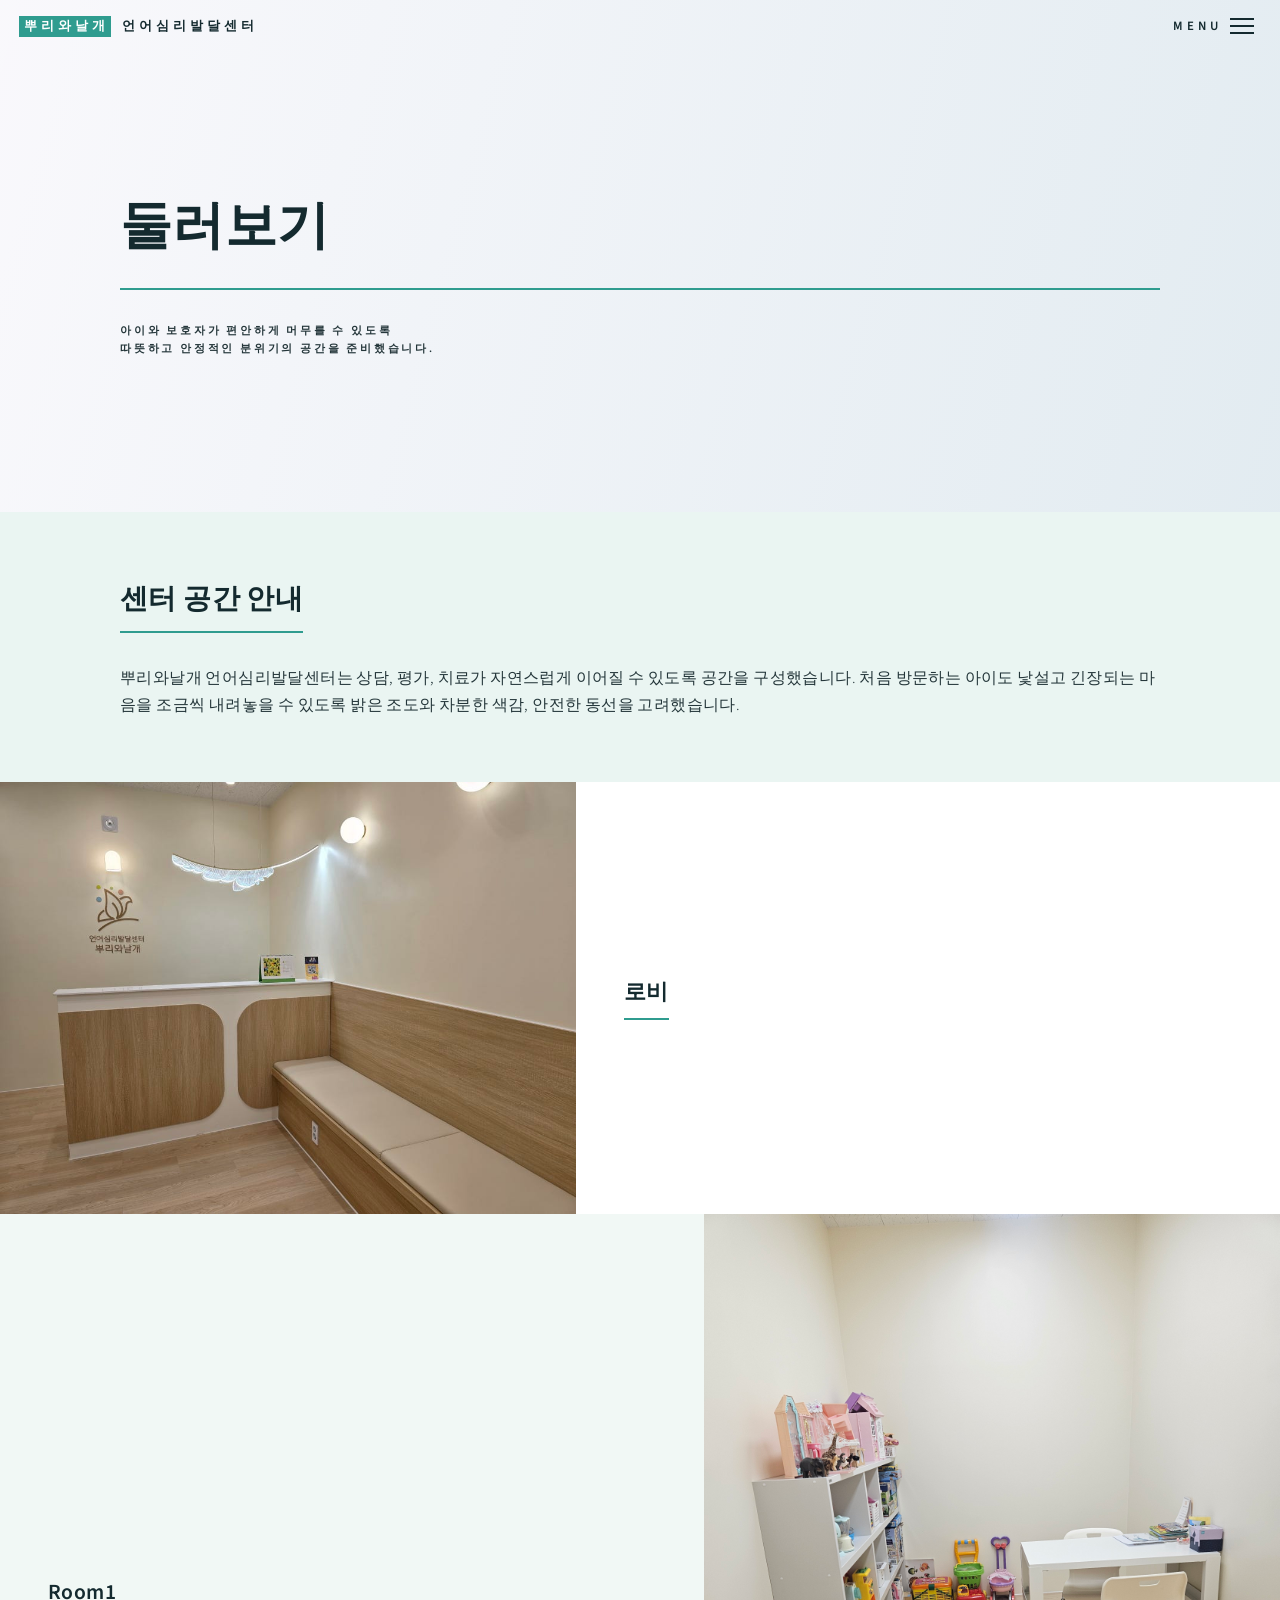
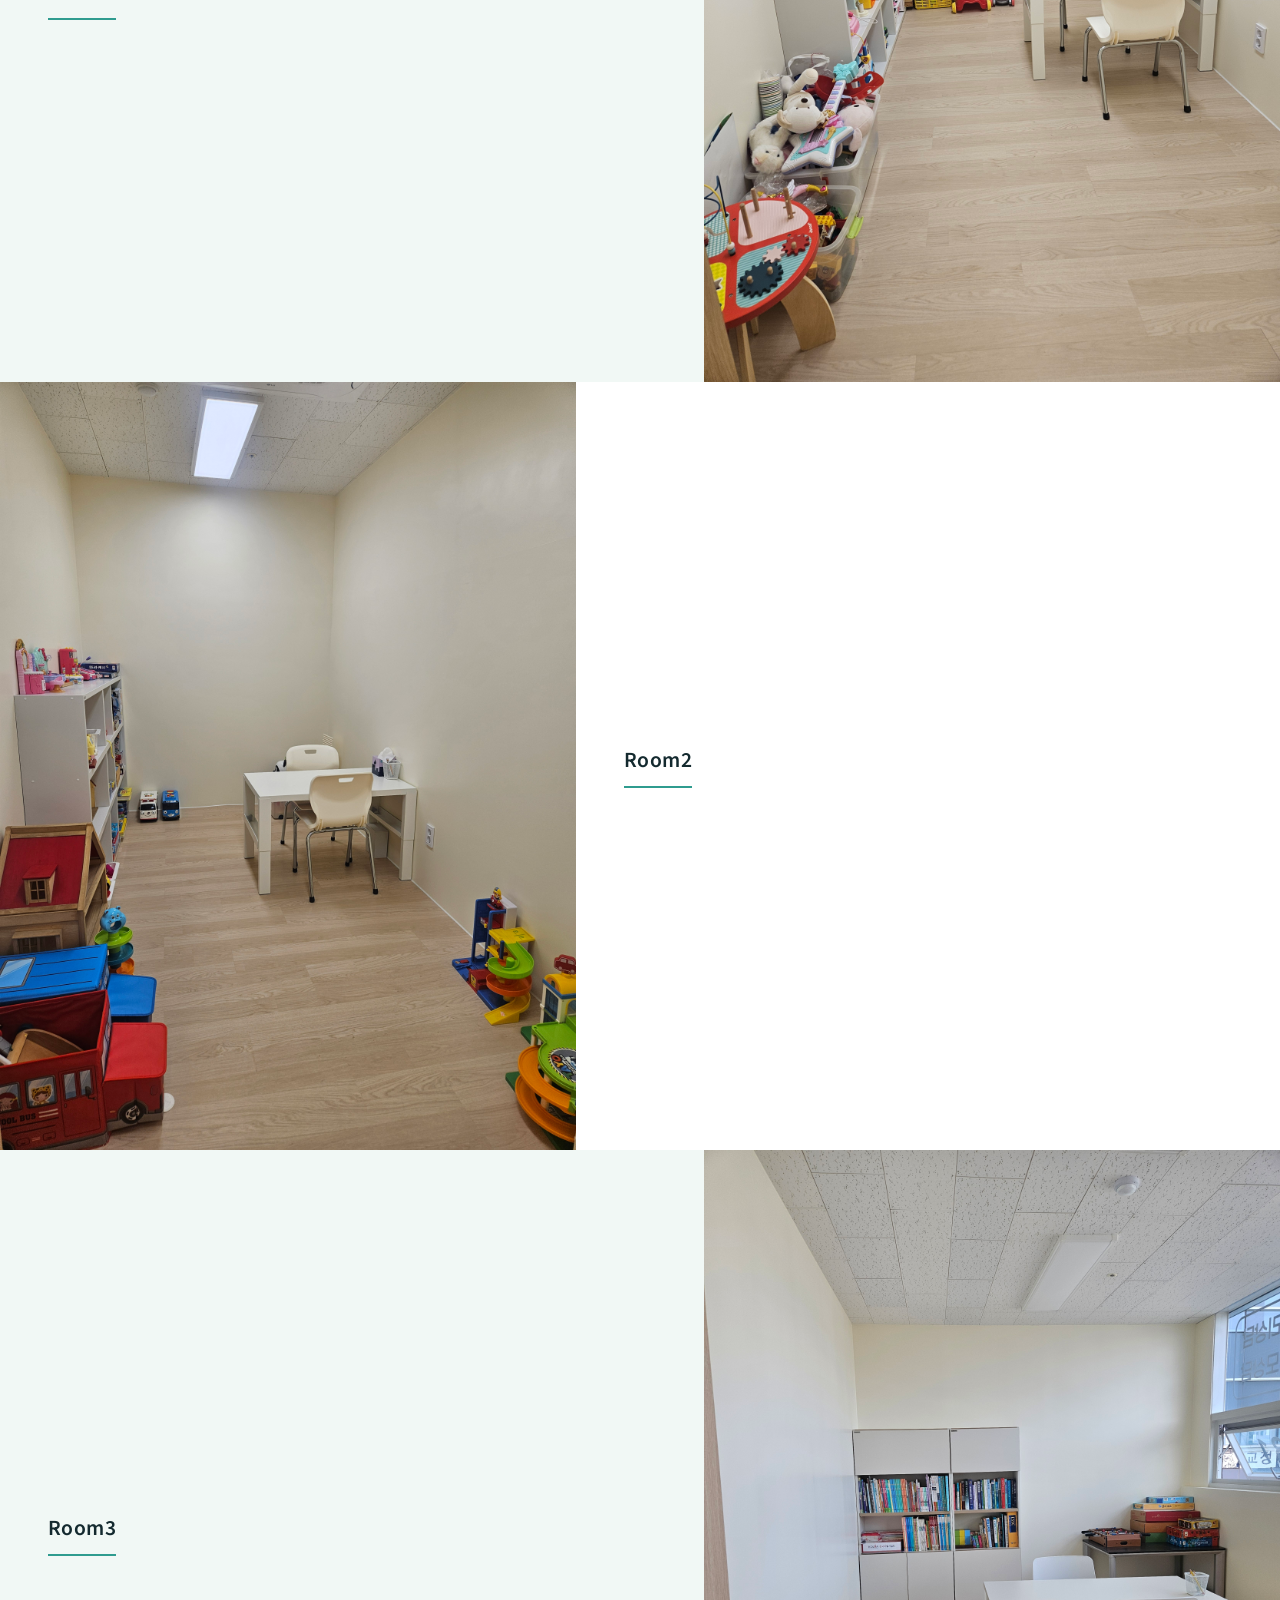
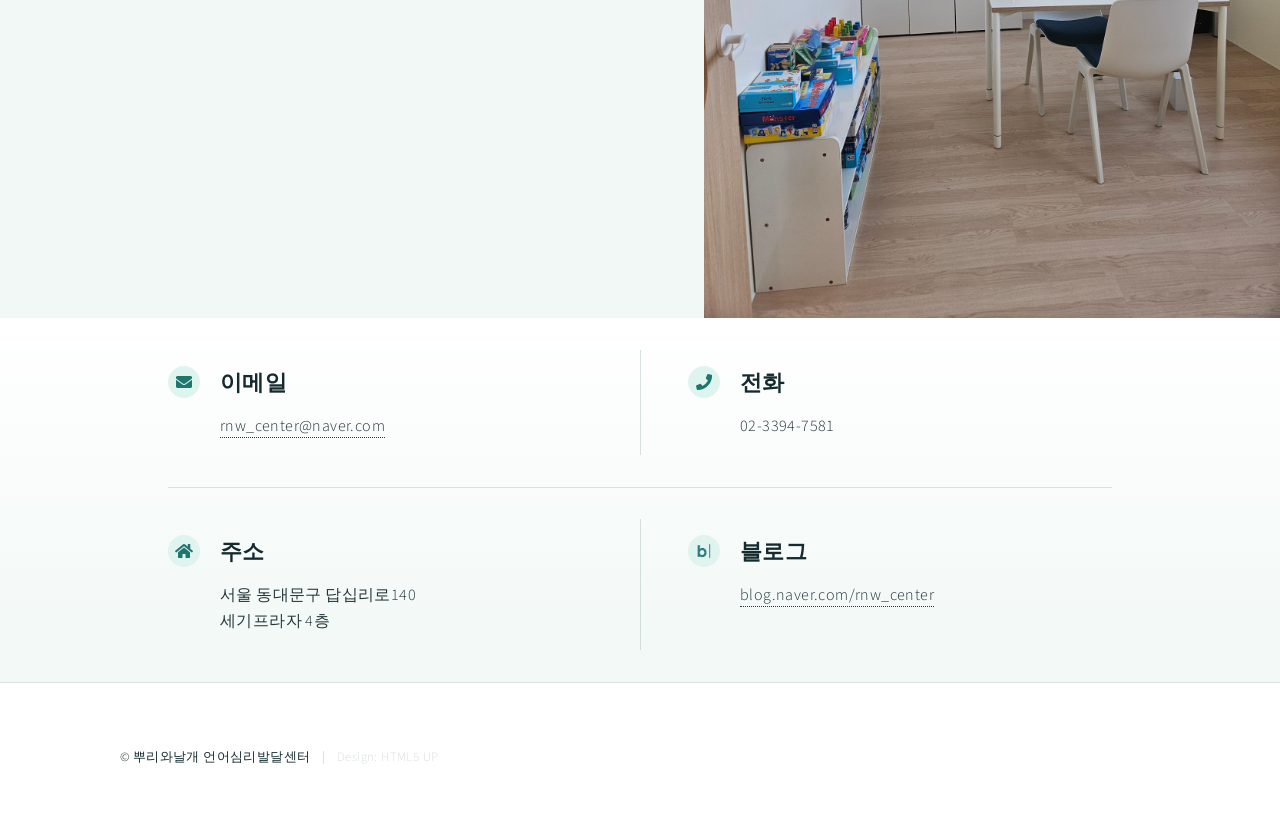
<file: tour.html>
<!DOCTYPE HTML>
<!--
	Forty by HTML5 UP
	html5up.net | @ajlkn
	Free for personal and commercial use under the CCA 3.0 license (html5up.net/license)
-->
<html>
	<head>
		<title>둘러보기 - 뿌리와날개 언어심리발달센터</title>
		<meta charset="utf-8" />
		<meta name="viewport" content="width=device-width, initial-scale=1, user-scalable=no" />
		<link rel="stylesheet" href="assets/css/main.css?v=20260709g" />
		<noscript><link rel="stylesheet" href="assets/css/noscript.css" /></noscript>
	</head>
	<body class="is-preload">
			<div id="wrapper">
					<header id="header" class="alt style2">
						<a href="index.html" class="logo"><strong>뿌리와날개</strong> <span>언어심리발달센터</span></a>
						<nav><a href="#menu">Menu</a></nav>
					</header>
					<nav id="menu">
						<ul class="links">
							<li><a href="index.html">Home</a></li>
							<li><a href="about.html">센터소개</a></li>
							<li><a href="therapists.html">치료사 소개</a></li>
							<li><a href="programs.html">치료/교육 프로그램</a></li>
							<li><a href="tour.html">둘러보기</a></li>
							<li><a href="guide.html">이용안내</a></li>
							<li><a href="directions.html">오시는 길</a></li>
						</ul>
					</nav>

					<section id="banner" class="style2">
						<div class="inner">
							<span class="image"><img src="images/lobby.jpg" alt="뿌리와날개 언어심리발달센터 로비" /></span>
							<header class="major"><h1>둘러보기</h1></header>
							<div class="content"><p>아이와 보호자가 편안하게 머무를 수 있도록<br />따뜻하고 안정적인 분위기의 공간을 준비했습니다.</p></div>
						</div>
					</section>

					<div id="main">
						<section id="one">
							<div class="inner">
								<header class="major"><h2>센터 공간 안내</h2></header>
								<p>뿌리와날개 언어심리발달센터는 상담, 평가, 치료가 자연스럽게 이어질 수 있도록 공간을 구성했습니다. 처음 방문하는 아이도 낯설고 긴장되는 마음을 조금씩 내려놓을 수 있도록 밝은 조도와 차분한 색감, 안전한 동선을 고려했습니다.</p>
							</div>
						</section>
						<section id="two" class="spotlights">
							<section>
								<span class="image"><img src="images/lobby.jpg" alt="로비" data-position="center center" /></span>
								<div class="content"><div class="inner"><header class="major"><h3>로비</h3></header></div></div>
							</section>
							<section>
								<span class="image"><img src="images/room1.jpeg" alt="Room1" data-position="center center" /></span>
								<div class="content"><div class="inner"><header class="major"><h3>Room1</h3></header></div></div>
							</section>
							<section>
								<span class="image"><img src="images/room2.jpeg" alt="Room2" data-position="center center" /></span>
								<div class="content"><div class="inner"><header class="major"><h3>Room2</h3></header></div></div>
							</section>
							<section>
								<span class="image"><img src="images/room3.jpeg" alt="Room3" data-position="center center" /></span>
								<div class="content"><div class="inner"><header class="major"><h3>Room3</h3></header></div></div>
							</section>
						</section>
					</div>

					<section id="contact"><div class="inner"><section class="split contact-grid">
						<section><div class="contact-method"><span class="icon solid alt fa-envelope"></span><h3>이메일</h3><a href="mailto:rnw_center@naver.com">rnw_center@naver.com</a></div></section>
						<section><div class="contact-method"><span class="icon solid alt fa-phone"></span><h3>전화</h3><span>02-3394-7581</span></div></section>
						<section><div class="contact-method"><span class="icon solid alt fa-home"></span><h3>주소</h3><span>서울 동대문구 답십리로140<br />세기프라자 4층</span></div></section>
						<section><div class="contact-method"><span class="icon alt blog-icon"><img src="images/naver-blog.png?v=20260709a" alt="" /></span><h3>블로그</h3><a href="https://blog.naver.com/rnw_center">blog.naver.com/rnw_center</a></div></section>
					</section></div></section>
					<footer id="footer"><div class="inner"><ul class="copyright"><li>&copy; 뿌리와날개 언어심리발달센터</li><li>Design: HTML5 UP</li></ul></div></footer>
			</div>
			<script src="assets/js/jquery.min.js"></script>
			<script src="assets/js/jquery.scrolly.min.js"></script>
			<script src="assets/js/jquery.scrollex.min.js"></script>
			<script src="assets/js/browser.min.js"></script>
			<script src="assets/js/breakpoints.min.js"></script>
			<script src="assets/js/util.js"></script>
			<script src="assets/js/main.js"></script>
	</body>
</html>
</file>
<file: assets/css/noscript.css>
/*
	Forty by HTML5 UP
	html5up.net | @ajlkn
	Free for personal and commercial use under the CCA 3.0 license (html5up.net/license)
*/

/* Banner */

	body.is-preload #banner:after {
		opacity: 0.85;
	}

	body.is-preload #banner > .inner {
		-moz-filter: none;
		-webkit-filter: none;
		-ms-filter: none;
		filter: none;
		-moz-transform: none;
		-webkit-transform: none;
		-ms-transform: none;
		transform: none;
		opacity: 1;
	}
</file>
<file: assets/css/main.css>
@import url(fontawesome-all.min.css);
@import url("https://fonts.googleapis.com/css?family=Source+Sans+Pro:300,300italic,600,600italic");

/*
	Forty by HTML5 UP
	html5up.net | @ajlkn
	Free for personal and commercial use under the CCA 3.0 license (html5up.net/license)
*/

html, body, div, span, applet, object,
iframe, h1, h2, h3, h4, h5, h6, p, blockquote,
pre, a, abbr, acronym, address, big, cite,
code, del, dfn, em, img, ins, kbd, q, s, samp,
small, strike, strong, sub, sup, tt, var, b,
u, i, center, dl, dt, dd, ol, ul, li, fieldset,
form, label, legend, table, caption, tbody,
tfoot, thead, tr, th, td, article, aside,
canvas, details, embed, figure, figcaption,
footer, header, hgroup, menu, nav, output, ruby,
section, summary, time, mark, audio, video {
	margin: 0;
	padding: 0;
	border: 0;
	font-size: 100%;
	font: inherit;
	vertical-align: baseline;}

article, aside, details, figcaption, figure,
footer, header, hgroup, menu, nav, section {
	display: block;}

body {
	line-height: 1;
}

ol, ul {
	list-style: none;
}

blockquote, q {
	quotes: none;
}

	blockquote:before, blockquote:after, q:before, q:after {
		content: '';
		content: none;
	}

table {
	border-collapse: collapse;
	border-spacing: 0;
}

body {
	-webkit-text-size-adjust: none;
}

mark {
	background-color: transparent;
	color: inherit;
}

input::-moz-focus-inner {
	border: 0;
	padding: 0;
}

input, select, textarea {
	-moz-appearance: none;
	-webkit-appearance: none;
	-ms-appearance: none;
	appearance: none;
}

/* Basic */

	@-ms-viewport {
		width: device-width;
	}

	body {
		-ms-overflow-style: scrollbar;
	}

	@media screen and (max-width: 480px) {

		html, body {
			min-width: 320px;
		}

	}

	html {
		box-sizing: border-box;
	}

	*, *:before, *:after {
		box-sizing: inherit;
	}

	body {
		background: #242943;
	}

		body.is-preload *, body.is-preload *:before, body.is-preload *:after {
			-moz-animation: none !important;
			-webkit-animation: none !important;
			-ms-animation: none !important;
			animation: none !important;
			-moz-transition: none !important;
			-webkit-transition: none !important;
			-ms-transition: none !important;
			transition: none !important;
		}

/* Type */

	body, input, select, textarea {
		color: #ffffff;
		font-family: "Source Sans Pro", Helvetica, sans-serif;
		font-size: 17pt;
		font-weight: 300;
		letter-spacing: 0.025em;
		line-height: 1.65;
	}

		@media screen and (max-width: 1680px) {

			body, input, select, textarea {
				font-size: 14pt;
			}

		}

		@media screen and (max-width: 1280px) {

			body, input, select, textarea {
				font-size: 12pt;
			}

		}

		@media screen and (max-width: 360px) {

			body, input, select, textarea {
				font-size: 11pt;
			}

		}

	a {
		-moz-transition: color 0.2s ease-in-out, border-bottom-color 0.2s ease-in-out;
		-webkit-transition: color 0.2s ease-in-out, border-bottom-color 0.2s ease-in-out;
		-ms-transition: color 0.2s ease-in-out, border-bottom-color 0.2s ease-in-out;
		transition: color 0.2s ease-in-out, border-bottom-color 0.2s ease-in-out;
		border-bottom: dotted 1px;
		color: inherit;
		text-decoration: none;
	}

		a:hover {
			border-bottom-color: transparent;
			color: #9bf1ff !important;
		}

		a:active {
			color: #53e3fb !important;
		}

	strong, b {
		color: #ffffff;
		font-weight: 600;
	}

	em, i {
		font-style: italic;
	}

	p {
		margin: 0 0 2em 0;
	}

	h1, h2, h3, h4, h5, h6 {
		color: #ffffff;
		font-weight: 600;
		line-height: 1.65;
		margin: 0 0 1em 0;
	}

		h1 a, h2 a, h3 a, h4 a, h5 a, h6 a {
			color: inherit;
			border-bottom: 0;
		}

	h1 {
		font-size: 2.5em;
	}

	h2 {
		font-size: 1.75em;
	}

	h3 {
		font-size: 1.35em;
	}

	h4 {
		font-size: 1.1em;
	}

	h5 {
		font-size: 0.9em;
	}

	h6 {
		font-size: 0.7em;
	}

	@media screen and (max-width: 736px) {

		h1 {
			font-size: 2em;
		}

		h2 {
			font-size: 1.5em;
		}

		h3 {
			font-size: 1.25em;
		}

	}

	sub {
		font-size: 0.8em;
		position: relative;
		top: 0.5em;
	}

	sup {
		font-size: 0.8em;
		position: relative;
		top: -0.5em;
	}

	blockquote {
		border-left: solid 4px rgba(212, 212, 255, 0.1);
		font-style: italic;
		margin: 0 0 2em 0;
		padding: 0.5em 0 0.5em 2em;
	}

	code {
		background: rgba(212, 212, 255, 0.035);
		font-family: "Courier New", monospace;
		font-size: 0.9em;
		margin: 0 0.25em;
		padding: 0.25em 0.65em;
	}

	pre {
		-webkit-overflow-scrolling: touch;
		font-family: "Courier New", monospace;
		font-size: 0.9em;
		margin: 0 0 2em 0;
	}

		pre code {
			display: block;
			line-height: 1.75;
			padding: 1em 1.5em;
			overflow-x: auto;
		}

	hr {
		border: 0;
		border-bottom: solid 1px rgba(212, 212, 255, 0.1);
		margin: 2em 0;
	}

		hr.major {
			margin: 3em 0;
		}

	.align-left {
		text-align: left;
	}

	.align-center {
		text-align: center;
	}

	.align-right {
		text-align: right;
	}

/* Row */

	.row {
		display: flex;
		flex-wrap: wrap;
		box-sizing: border-box;
		align-items: stretch;
	}

		.row > * {
			box-sizing: border-box;
		}

		.row.gtr-uniform > * > :last-child {
			margin-bottom: 0;
		}

		.row.aln-left {
			justify-content: flex-start;
		}

		.row.aln-center {
			justify-content: center;
		}

		.row.aln-right {
			justify-content: flex-end;
		}

		.row.aln-top {
			align-items: flex-start;
		}

		.row.aln-middle {
			align-items: center;
		}

		.row.aln-bottom {
			align-items: flex-end;
		}

		.row > .imp {
			order: -1;
		}

		.row > .col-1 {
			width: 8.33333%;
		}

		.row > .off-1 {
			margin-left: 8.33333%;
		}

		.row > .col-2 {
			width: 16.66667%;
		}

		.row > .off-2 {
			margin-left: 16.66667%;
		}

		.row > .col-3 {
			width: 25%;
		}

		.row > .off-3 {
			margin-left: 25%;
		}

		.row > .col-4 {
			width: 33.33333%;
		}

		.row > .off-4 {
			margin-left: 33.33333%;
		}

		.row > .col-5 {
			width: 41.66667%;
		}

		.row > .off-5 {
			margin-left: 41.66667%;
		}

		.row > .col-6 {
			width: 50%;
		}

		.row > .off-6 {
			margin-left: 50%;
		}

		.row > .col-7 {
			width: 58.33333%;
		}

		.row > .off-7 {
			margin-left: 58.33333%;
		}

		.row > .col-8 {
			width: 66.66667%;
		}

		.row > .off-8 {
			margin-left: 66.66667%;
		}

		.row > .col-9 {
			width: 75%;
		}

		.row > .off-9 {
			margin-left: 75%;
		}

		.row > .col-10 {
			width: 83.33333%;
		}

		.row > .off-10 {
			margin-left: 83.33333%;
		}

		.row > .col-11 {
			width: 91.66667%;
		}

		.row > .off-11 {
			margin-left: 91.66667%;
		}

		.row > .col-12 {
			width: 100%;
		}

		.row > .off-12 {
			margin-left: 100%;
		}

		.row.gtr-0 {
			margin-top: 0;
			margin-left: 0em;
		}

			.row.gtr-0 > * {
				padding: 0 0 0 0em;
			}

			.row.gtr-0.gtr-uniform {
				margin-top: 0em;
			}

				.row.gtr-0.gtr-uniform > * {
					padding-top: 0em;
				}

		.row.gtr-25 {
			margin-top: 0;
			margin-left: -0.5em;
		}

			.row.gtr-25 > * {
				padding: 0 0 0 0.5em;
			}

			.row.gtr-25.gtr-uniform {
				margin-top: -0.5em;
			}

				.row.gtr-25.gtr-uniform > * {
					padding-top: 0.5em;
				}

		.row.gtr-50 {
			margin-top: 0;
			margin-left: -1em;
		}

			.row.gtr-50 > * {
				padding: 0 0 0 1em;
			}

			.row.gtr-50.gtr-uniform {
				margin-top: -1em;
			}

				.row.gtr-50.gtr-uniform > * {
					padding-top: 1em;
				}

		.row {
			margin-top: 0;
			margin-left: -2em;
		}

			.row > * {
				padding: 0 0 0 2em;
			}

			.row.gtr-uniform {
				margin-top: -2em;
			}

				.row.gtr-uniform > * {
					padding-top: 2em;
				}

		.row.gtr-150 {
			margin-top: 0;
			margin-left: -3em;
		}

			.row.gtr-150 > * {
				padding: 0 0 0 3em;
			}

			.row.gtr-150.gtr-uniform {
				margin-top: -3em;
			}

				.row.gtr-150.gtr-uniform > * {
					padding-top: 3em;
				}

		.row.gtr-200 {
			margin-top: 0;
			margin-left: -4em;
		}

			.row.gtr-200 > * {
				padding: 0 0 0 4em;
			}

			.row.gtr-200.gtr-uniform {
				margin-top: -4em;
			}

				.row.gtr-200.gtr-uniform > * {
					padding-top: 4em;
				}

		@media screen and (max-width: 1680px) {

			.row {
				display: flex;
				flex-wrap: wrap;
				box-sizing: border-box;
				align-items: stretch;
			}

				.row > * {
					box-sizing: border-box;
				}

				.row.gtr-uniform > * > :last-child {
					margin-bottom: 0;
				}

				.row.aln-left {
					justify-content: flex-start;
				}

				.row.aln-center {
					justify-content: center;
				}

				.row.aln-right {
					justify-content: flex-end;
				}

				.row.aln-top {
					align-items: flex-start;
				}

				.row.aln-middle {
					align-items: center;
				}

				.row.aln-bottom {
					align-items: flex-end;
				}

				.row > .imp-xlarge {
					order: -1;
				}

				.row > .col-1-xlarge {
					width: 8.33333%;
				}

				.row > .off-1-xlarge {
					margin-left: 8.33333%;
				}

				.row > .col-2-xlarge {
					width: 16.66667%;
				}

				.row > .off-2-xlarge {
					margin-left: 16.66667%;
				}

				.row > .col-3-xlarge {
					width: 25%;
				}

				.row > .off-3-xlarge {
					margin-left: 25%;
				}

				.row > .col-4-xlarge {
					width: 33.33333%;
				}

				.row > .off-4-xlarge {
					margin-left: 33.33333%;
				}

				.row > .col-5-xlarge {
					width: 41.66667%;
				}

				.row > .off-5-xlarge {
					margin-left: 41.66667%;
				}

				.row > .col-6-xlarge {
					width: 50%;
				}

				.row > .off-6-xlarge {
					margin-left: 50%;
				}

				.row > .col-7-xlarge {
					width: 58.33333%;
				}

				.row > .off-7-xlarge {
					margin-left: 58.33333%;
				}

				.row > .col-8-xlarge {
					width: 66.66667%;
				}

				.row > .off-8-xlarge {
					margin-left: 66.66667%;
				}

				.row > .col-9-xlarge {
					width: 75%;
				}

				.row > .off-9-xlarge {
					margin-left: 75%;
				}

				.row > .col-10-xlarge {
					width: 83.33333%;
				}

				.row > .off-10-xlarge {
					margin-left: 83.33333%;
				}

				.row > .col-11-xlarge {
					width: 91.66667%;
				}

				.row > .off-11-xlarge {
					margin-left: 91.66667%;
				}

				.row > .col-12-xlarge {
					width: 100%;
				}

				.row > .off-12-xlarge {
					margin-left: 100%;
				}

				.row.gtr-0 {
					margin-top: 0;
					margin-left: 0em;
				}

					.row.gtr-0 > * {
						padding: 0 0 0 0em;
					}

					.row.gtr-0.gtr-uniform {
						margin-top: 0em;
					}

						.row.gtr-0.gtr-uniform > * {
							padding-top: 0em;
						}

				.row.gtr-25 {
					margin-top: 0;
					margin-left: -0.5em;
				}

					.row.gtr-25 > * {
						padding: 0 0 0 0.5em;
					}

					.row.gtr-25.gtr-uniform {
						margin-top: -0.5em;
					}

						.row.gtr-25.gtr-uniform > * {
							padding-top: 0.5em;
						}

				.row.gtr-50 {
					margin-top: 0;
					margin-left: -1em;
				}

					.row.gtr-50 > * {
						padding: 0 0 0 1em;
					}

					.row.gtr-50.gtr-uniform {
						margin-top: -1em;
					}

						.row.gtr-50.gtr-uniform > * {
							padding-top: 1em;
						}

				.row {
					margin-top: 0;
					margin-left: -2em;
				}

					.row > * {
						padding: 0 0 0 2em;
					}

					.row.gtr-uniform {
						margin-top: -2em;
					}

						.row.gtr-uniform > * {
							padding-top: 2em;
						}

				.row.gtr-150 {
					margin-top: 0;
					margin-left: -3em;
				}

					.row.gtr-150 > * {
						padding: 0 0 0 3em;
					}

					.row.gtr-150.gtr-uniform {
						margin-top: -3em;
					}

						.row.gtr-150.gtr-uniform > * {
							padding-top: 3em;
						}

				.row.gtr-200 {
					margin-top: 0;
					margin-left: -4em;
				}

					.row.gtr-200 > * {
						padding: 0 0 0 4em;
					}

					.row.gtr-200.gtr-uniform {
						margin-top: -4em;
					}

						.row.gtr-200.gtr-uniform > * {
							padding-top: 4em;
						}

		}

		@media screen and (max-width: 1280px) {

			.row {
				display: flex;
				flex-wrap: wrap;
				box-sizing: border-box;
				align-items: stretch;
			}

				.row > * {
					box-sizing: border-box;
				}

				.row.gtr-uniform > * > :last-child {
					margin-bottom: 0;
				}

				.row.aln-left {
					justify-content: flex-start;
				}

				.row.aln-center {
					justify-content: center;
				}

				.row.aln-right {
					justify-content: flex-end;
				}

				.row.aln-top {
					align-items: flex-start;
				}

				.row.aln-middle {
					align-items: center;
				}

				.row.aln-bottom {
					align-items: flex-end;
				}

				.row > .imp-large {
					order: -1;
				}

				.row > .col-1-large {
					width: 8.33333%;
				}

				.row > .off-1-large {
					margin-left: 8.33333%;
				}

				.row > .col-2-large {
					width: 16.66667%;
				}

				.row > .off-2-large {
					margin-left: 16.66667%;
				}

				.row > .col-3-large {
					width: 25%;
				}

				.row > .off-3-large {
					margin-left: 25%;
				}

				.row > .col-4-large {
					width: 33.33333%;
				}

				.row > .off-4-large {
					margin-left: 33.33333%;
				}

				.row > .col-5-large {
					width: 41.66667%;
				}

				.row > .off-5-large {
					margin-left: 41.66667%;
				}

				.row > .col-6-large {
					width: 50%;
				}

				.row > .off-6-large {
					margin-left: 50%;
				}

				.row > .col-7-large {
					width: 58.33333%;
				}

				.row > .off-7-large {
					margin-left: 58.33333%;
				}

				.row > .col-8-large {
					width: 66.66667%;
				}

				.row > .off-8-large {
					margin-left: 66.66667%;
				}

				.row > .col-9-large {
					width: 75%;
				}

				.row > .off-9-large {
					margin-left: 75%;
				}

				.row > .col-10-large {
					width: 83.33333%;
				}

				.row > .off-10-large {
					margin-left: 83.33333%;
				}

				.row > .col-11-large {
					width: 91.66667%;
				}

				.row > .off-11-large {
					margin-left: 91.66667%;
				}

				.row > .col-12-large {
					width: 100%;
				}

				.row > .off-12-large {
					margin-left: 100%;
				}

				.row.gtr-0 {
					margin-top: 0;
					margin-left: 0em;
				}

					.row.gtr-0 > * {
						padding: 0 0 0 0em;
					}

					.row.gtr-0.gtr-uniform {
						margin-top: 0em;
					}

						.row.gtr-0.gtr-uniform > * {
							padding-top: 0em;
						}

				.row.gtr-25 {
					margin-top: 0;
					margin-left: -0.375em;
				}

					.row.gtr-25 > * {
						padding: 0 0 0 0.375em;
					}

					.row.gtr-25.gtr-uniform {
						margin-top: -0.375em;
					}

						.row.gtr-25.gtr-uniform > * {
							padding-top: 0.375em;
						}

				.row.gtr-50 {
					margin-top: 0;
					margin-left: -0.75em;
				}

					.row.gtr-50 > * {
						padding: 0 0 0 0.75em;
					}

					.row.gtr-50.gtr-uniform {
						margin-top: -0.75em;
					}

						.row.gtr-50.gtr-uniform > * {
							padding-top: 0.75em;
						}

				.row {
					margin-top: 0;
					margin-left: -1.5em;
				}

					.row > * {
						padding: 0 0 0 1.5em;
					}

					.row.gtr-uniform {
						margin-top: -1.5em;
					}

						.row.gtr-uniform > * {
							padding-top: 1.5em;
						}

				.row.gtr-150 {
					margin-top: 0;
					margin-left: -2.25em;
				}

					.row.gtr-150 > * {
						padding: 0 0 0 2.25em;
					}

					.row.gtr-150.gtr-uniform {
						margin-top: -2.25em;
					}

						.row.gtr-150.gtr-uniform > * {
							padding-top: 2.25em;
						}

				.row.gtr-200 {
					margin-top: 0;
					margin-left: -3em;
				}

					.row.gtr-200 > * {
						padding: 0 0 0 3em;
					}

					.row.gtr-200.gtr-uniform {
						margin-top: -3em;
					}

						.row.gtr-200.gtr-uniform > * {
							padding-top: 3em;
						}

		}

		@media screen and (max-width: 980px) {

			.row {
				display: flex;
				flex-wrap: wrap;
				box-sizing: border-box;
				align-items: stretch;
			}

				.row > * {
					box-sizing: border-box;
				}

				.row.gtr-uniform > * > :last-child {
					margin-bottom: 0;
				}

				.row.aln-left {
					justify-content: flex-start;
				}

				.row.aln-center {
					justify-content: center;
				}

				.row.aln-right {
					justify-content: flex-end;
				}

				.row.aln-top {
					align-items: flex-start;
				}

				.row.aln-middle {
					align-items: center;
				}

				.row.aln-bottom {
					align-items: flex-end;
				}

				.row > .imp-medium {
					order: -1;
				}

				.row > .col-1-medium {
					width: 8.33333%;
				}

				.row > .off-1-medium {
					margin-left: 8.33333%;
				}

				.row > .col-2-medium {
					width: 16.66667%;
				}

				.row > .off-2-medium {
					margin-left: 16.66667%;
				}

				.row > .col-3-medium {
					width: 25%;
				}

				.row > .off-3-medium {
					margin-left: 25%;
				}

				.row > .col-4-medium {
					width: 33.33333%;
				}

				.row > .off-4-medium {
					margin-left: 33.33333%;
				}

				.row > .col-5-medium {
					width: 41.66667%;
				}

				.row > .off-5-medium {
					margin-left: 41.66667%;
				}

				.row > .col-6-medium {
					width: 50%;
				}

				.row > .off-6-medium {
					margin-left: 50%;
				}

				.row > .col-7-medium {
					width: 58.33333%;
				}

				.row > .off-7-medium {
					margin-left: 58.33333%;
				}

				.row > .col-8-medium {
					width: 66.66667%;
				}

				.row > .off-8-medium {
					margin-left: 66.66667%;
				}

				.row > .col-9-medium {
					width: 75%;
				}

				.row > .off-9-medium {
					margin-left: 75%;
				}

				.row > .col-10-medium {
					width: 83.33333%;
				}

				.row > .off-10-medium {
					margin-left: 83.33333%;
				}

				.row > .col-11-medium {
					width: 91.66667%;
				}

				.row > .off-11-medium {
					margin-left: 91.66667%;
				}

				.row > .col-12-medium {
					width: 100%;
				}

				.row > .off-12-medium {
					margin-left: 100%;
				}

				.row.gtr-0 {
					margin-top: 0;
					margin-left: 0em;
				}

					.row.gtr-0 > * {
						padding: 0 0 0 0em;
					}

					.row.gtr-0.gtr-uniform {
						margin-top: 0em;
					}

						.row.gtr-0.gtr-uniform > * {
							padding-top: 0em;
						}

				.row.gtr-25 {
					margin-top: 0;
					margin-left: -0.375em;
				}

					.row.gtr-25 > * {
						padding: 0 0 0 0.375em;
					}

					.row.gtr-25.gtr-uniform {
						margin-top: -0.375em;
					}

						.row.gtr-25.gtr-uniform > * {
							padding-top: 0.375em;
						}

				.row.gtr-50 {
					margin-top: 0;
					margin-left: -0.75em;
				}

					.row.gtr-50 > * {
						padding: 0 0 0 0.75em;
					}

					.row.gtr-50.gtr-uniform {
						margin-top: -0.75em;
					}

						.row.gtr-50.gtr-uniform > * {
							padding-top: 0.75em;
						}

				.row {
					margin-top: 0;
					margin-left: -1.5em;
				}

					.row > * {
						padding: 0 0 0 1.5em;
					}

					.row.gtr-uniform {
						margin-top: -1.5em;
					}

						.row.gtr-uniform > * {
							padding-top: 1.5em;
						}

				.row.gtr-150 {
					margin-top: 0;
					margin-left: -2.25em;
				}

					.row.gtr-150 > * {
						padding: 0 0 0 2.25em;
					}

					.row.gtr-150.gtr-uniform {
						margin-top: -2.25em;
					}

						.row.gtr-150.gtr-uniform > * {
							padding-top: 2.25em;
						}

				.row.gtr-200 {
					margin-top: 0;
					margin-left: -3em;
				}

					.row.gtr-200 > * {
						padding: 0 0 0 3em;
					}

					.row.gtr-200.gtr-uniform {
						margin-top: -3em;
					}

						.row.gtr-200.gtr-uniform > * {
							padding-top: 3em;
						}

		}

		@media screen and (max-width: 736px) {

			.row {
				display: flex;
				flex-wrap: wrap;
				box-sizing: border-box;
				align-items: stretch;
			}

				.row > * {
					box-sizing: border-box;
				}

				.row.gtr-uniform > * > :last-child {
					margin-bottom: 0;
				}

				.row.aln-left {
					justify-content: flex-start;
				}

				.row.aln-center {
					justify-content: center;
				}

				.row.aln-right {
					justify-content: flex-end;
				}

				.row.aln-top {
					align-items: flex-start;
				}

				.row.aln-middle {
					align-items: center;
				}

				.row.aln-bottom {
					align-items: flex-end;
				}

				.row > .imp-small {
					order: -1;
				}

				.row > .col-1-small {
					width: 8.33333%;
				}

				.row > .off-1-small {
					margin-left: 8.33333%;
				}

				.row > .col-2-small {
					width: 16.66667%;
				}

				.row > .off-2-small {
					margin-left: 16.66667%;
				}

				.row > .col-3-small {
					width: 25%;
				}

				.row > .off-3-small {
					margin-left: 25%;
				}

				.row > .col-4-small {
					width: 33.33333%;
				}

				.row > .off-4-small {
					margin-left: 33.33333%;
				}

				.row > .col-5-small {
					width: 41.66667%;
				}

				.row > .off-5-small {
					margin-left: 41.66667%;
				}

				.row > .col-6-small {
					width: 50%;
				}

				.row > .off-6-small {
					margin-left: 50%;
				}

				.row > .col-7-small {
					width: 58.33333%;
				}

				.row > .off-7-small {
					margin-left: 58.33333%;
				}

				.row > .col-8-small {
					width: 66.66667%;
				}

				.row > .off-8-small {
					margin-left: 66.66667%;
				}

				.row > .col-9-small {
					width: 75%;
				}

				.row > .off-9-small {
					margin-left: 75%;
				}

				.row > .col-10-small {
					width: 83.33333%;
				}

				.row > .off-10-small {
					margin-left: 83.33333%;
				}

				.row > .col-11-small {
					width: 91.66667%;
				}

				.row > .off-11-small {
					margin-left: 91.66667%;
				}

				.row > .col-12-small {
					width: 100%;
				}

				.row > .off-12-small {
					margin-left: 100%;
				}

				.row.gtr-0 {
					margin-top: 0;
					margin-left: 0em;
				}

					.row.gtr-0 > * {
						padding: 0 0 0 0em;
					}

					.row.gtr-0.gtr-uniform {
						margin-top: 0em;
					}

						.row.gtr-0.gtr-uniform > * {
							padding-top: 0em;
						}

				.row.gtr-25 {
					margin-top: 0;
					margin-left: -0.3125em;
				}

					.row.gtr-25 > * {
						padding: 0 0 0 0.3125em;
					}

					.row.gtr-25.gtr-uniform {
						margin-top: -0.3125em;
					}

						.row.gtr-25.gtr-uniform > * {
							padding-top: 0.3125em;
						}

				.row.gtr-50 {
					margin-top: 0;
					margin-left: -0.625em;
				}

					.row.gtr-50 > * {
						padding: 0 0 0 0.625em;
					}

					.row.gtr-50.gtr-uniform {
						margin-top: -0.625em;
					}

						.row.gtr-50.gtr-uniform > * {
							padding-top: 0.625em;
						}

				.row {
					margin-top: 0;
					margin-left: -1.25em;
				}

					.row > * {
						padding: 0 0 0 1.25em;
					}

					.row.gtr-uniform {
						margin-top: -1.25em;
					}

						.row.gtr-uniform > * {
							padding-top: 1.25em;
						}

				.row.gtr-150 {
					margin-top: 0;
					margin-left: -1.875em;
				}

					.row.gtr-150 > * {
						padding: 0 0 0 1.875em;
					}

					.row.gtr-150.gtr-uniform {
						margin-top: -1.875em;
					}

						.row.gtr-150.gtr-uniform > * {
							padding-top: 1.875em;
						}

				.row.gtr-200 {
					margin-top: 0;
					margin-left: -2.5em;
				}

					.row.gtr-200 > * {
						padding: 0 0 0 2.5em;
					}

					.row.gtr-200.gtr-uniform {
						margin-top: -2.5em;
					}

						.row.gtr-200.gtr-uniform > * {
							padding-top: 2.5em;
						}

		}

		@media screen and (max-width: 480px) {

			.row {
				display: flex;
				flex-wrap: wrap;
				box-sizing: border-box;
				align-items: stretch;
			}

				.row > * {
					box-sizing: border-box;
				}

				.row.gtr-uniform > * > :last-child {
					margin-bottom: 0;
				}

				.row.aln-left {
					justify-content: flex-start;
				}

				.row.aln-center {
					justify-content: center;
				}

				.row.aln-right {
					justify-content: flex-end;
				}

				.row.aln-top {
					align-items: flex-start;
				}

				.row.aln-middle {
					align-items: center;
				}

				.row.aln-bottom {
					align-items: flex-end;
				}

				.row > .imp-xsmall {
					order: -1;
				}

				.row > .col-1-xsmall {
					width: 8.33333%;
				}

				.row > .off-1-xsmall {
					margin-left: 8.33333%;
				}

				.row > .col-2-xsmall {
					width: 16.66667%;
				}

				.row > .off-2-xsmall {
					margin-left: 16.66667%;
				}

				.row > .col-3-xsmall {
					width: 25%;
				}

				.row > .off-3-xsmall {
					margin-left: 25%;
				}

				.row > .col-4-xsmall {
					width: 33.33333%;
				}

				.row > .off-4-xsmall {
					margin-left: 33.33333%;
				}

				.row > .col-5-xsmall {
					width: 41.66667%;
				}

				.row > .off-5-xsmall {
					margin-left: 41.66667%;
				}

				.row > .col-6-xsmall {
					width: 50%;
				}

				.row > .off-6-xsmall {
					margin-left: 50%;
				}

				.row > .col-7-xsmall {
					width: 58.33333%;
				}

				.row > .off-7-xsmall {
					margin-left: 58.33333%;
				}

				.row > .col-8-xsmall {
					width: 66.66667%;
				}

				.row > .off-8-xsmall {
					margin-left: 66.66667%;
				}

				.row > .col-9-xsmall {
					width: 75%;
				}

				.row > .off-9-xsmall {
					margin-left: 75%;
				}

				.row > .col-10-xsmall {
					width: 83.33333%;
				}

				.row > .off-10-xsmall {
					margin-left: 83.33333%;
				}

				.row > .col-11-xsmall {
					width: 91.66667%;
				}

				.row > .off-11-xsmall {
					margin-left: 91.66667%;
				}

				.row > .col-12-xsmall {
					width: 100%;
				}

				.row > .off-12-xsmall {
					margin-left: 100%;
				}

				.row.gtr-0 {
					margin-top: 0;
					margin-left: 0em;
				}

					.row.gtr-0 > * {
						padding: 0 0 0 0em;
					}

					.row.gtr-0.gtr-uniform {
						margin-top: 0em;
					}

						.row.gtr-0.gtr-uniform > * {
							padding-top: 0em;
						}

				.row.gtr-25 {
					margin-top: 0;
					margin-left: -0.3125em;
				}

					.row.gtr-25 > * {
						padding: 0 0 0 0.3125em;
					}

					.row.gtr-25.gtr-uniform {
						margin-top: -0.3125em;
					}

						.row.gtr-25.gtr-uniform > * {
							padding-top: 0.3125em;
						}

				.row.gtr-50 {
					margin-top: 0;
					margin-left: -0.625em;
				}

					.row.gtr-50 > * {
						padding: 0 0 0 0.625em;
					}

					.row.gtr-50.gtr-uniform {
						margin-top: -0.625em;
					}

						.row.gtr-50.gtr-uniform > * {
							padding-top: 0.625em;
						}

				.row {
					margin-top: 0;
					margin-left: -1.25em;
				}

					.row > * {
						padding: 0 0 0 1.25em;
					}

					.row.gtr-uniform {
						margin-top: -1.25em;
					}

						.row.gtr-uniform > * {
							padding-top: 1.25em;
						}

				.row.gtr-150 {
					margin-top: 0;
					margin-left: -1.875em;
				}

					.row.gtr-150 > * {
						padding: 0 0 0 1.875em;
					}

					.row.gtr-150.gtr-uniform {
						margin-top: -1.875em;
					}

						.row.gtr-150.gtr-uniform > * {
							padding-top: 1.875em;
						}

				.row.gtr-200 {
					margin-top: 0;
					margin-left: -2.5em;
				}

					.row.gtr-200 > * {
						padding: 0 0 0 2.5em;
					}

					.row.gtr-200.gtr-uniform {
						margin-top: -2.5em;
					}

						.row.gtr-200.gtr-uniform > * {
							padding-top: 2.5em;
						}

		}

/* Section/Article */

	section.special, article.special {
		text-align: center;
	}

	header.major {
		width: -moz-max-content;
		width: -webkit-max-content;
		width: -ms-max-content;
		width: max-content;
		max-width: 100%;
		margin-bottom: 2em;
	}

		header.major > :first-child {
			margin-bottom: 0;
			max-width: 100%;
			overflow-wrap: break-word;
			width: calc(100% + 0.5em);
		}

			header.major > :first-child:after {
				content: '';
				background-color: #ffffff;
				display: block;
				height: 2px;
				margin: 0.325em 0 0.5em 0;
				width: 100%;
			}

		header.major > p {
			font-size: 0.7em;
			font-weight: 600;
			letter-spacing: 0.25em;
			margin-bottom: 0;
			text-transform: uppercase;
		}

		body.is-ie header.major > :first-child:after {
			max-width: 9em;
		}

		body.is-ie header.major > h1:after {
			max-width: 100% !important;
		}

	@media screen and (max-width: 736px) {

		header.major {
			width: 100%;
		}

			header.major > :first-child {
				width: 100%;
			}

		header.major > p br {
			display: none;
		}

	}

/* Form */

	form {
		margin: 0 0 2em 0;
	}

		form > :last-child {
			margin-bottom: 0;
		}

		form > .fields {
			display: -moz-flex;
			display: -webkit-flex;
			display: -ms-flex;
			display: flex;
			-moz-flex-wrap: wrap;
			-webkit-flex-wrap: wrap;
			-ms-flex-wrap: wrap;
			flex-wrap: wrap;
			width: calc(100% + 3em);
			margin: -1.5em 0 2em -1.5em;
		}

			form > .fields > .field {
				-moz-flex-grow: 0;
				-webkit-flex-grow: 0;
				-ms-flex-grow: 0;
				flex-grow: 0;
				-moz-flex-shrink: 0;
				-webkit-flex-shrink: 0;
				-ms-flex-shrink: 0;
				flex-shrink: 0;
				padding: 1.5em 0 0 1.5em;
				width: calc(100% - 1.5em);
			}

				form > .fields > .field.half {
					width: calc(50% - 0.75em);
				}

				form > .fields > .field.third {
					width: calc(100%/3 - 0.5em);
				}

				form > .fields > .field.quarter {
					width: calc(25% - 0.375em);
				}

		@media screen and (max-width: 480px) {

			form > .fields {
				width: calc(100% + 3em);
				margin: -1.5em 0 2em -1.5em;
			}

				form > .fields > .field {
					padding: 1.5em 0 0 1.5em;
					width: calc(100% - 1.5em);
				}

					form > .fields > .field.half {
						width: calc(100% - 1.5em);
					}

					form > .fields > .field.third {
						width: calc(100% - 1.5em);
					}

					form > .fields > .field.quarter {
						width: calc(100% - 1.5em);
					}

		}

	label {
		color: #ffffff;
		display: block;
		font-size: 0.8em;
		font-weight: 600;
		letter-spacing: 0.25em;
		margin: 0 0 1em 0;
		text-transform: uppercase;
	}

	input[type="text"],
	input[type="password"],
	input[type="email"],
	input[type="tel"],
	input[type="search"],
	input[type="url"],
	select,
	textarea {
		-moz-appearance: none;
		-webkit-appearance: none;
		-ms-appearance: none;
		appearance: none;
		background: rgba(212, 212, 255, 0.035);
		border: none;
		border-radius: 0;
		color: inherit;
		display: block;
		outline: 0;
		padding: 0 1em;
		text-decoration: none;
		width: 100%;
	}

		input[type="text"]:invalid,
		input[type="password"]:invalid,
		input[type="email"]:invalid,
		input[type="tel"]:invalid,
		input[type="search"]:invalid,
		input[type="url"]:invalid,
		select:invalid,
		textarea:invalid {
			box-shadow: none;
		}

		input[type="text"]:focus,
		input[type="password"]:focus,
		input[type="email"]:focus,
		input[type="tel"]:focus,
		input[type="search"]:focus,
		input[type="url"]:focus,
		select:focus,
		textarea:focus {
			border-color: #9bf1ff;
			box-shadow: 0 0 0 2px #9bf1ff;
		}

	select {
		background-image: url("data:image/svg+xml;charset=utf8,%3Csvg xmlns='http://www.w3.org/2000/svg' width='40' height='40' preserveAspectRatio='none' viewBox='0 0 40 40'%3E%3Cpath d='M9.4,12.3l10.4,10.4l10.4-10.4c0.2-0.2,0.5-0.4,0.9-0.4c0.3,0,0.6,0.1,0.9,0.4l3.3,3.3c0.2,0.2,0.4,0.5,0.4,0.9 c0,0.4-0.1,0.6-0.4,0.9L20.7,31.9c-0.2,0.2-0.5,0.4-0.9,0.4c-0.3,0-0.6-0.1-0.9-0.4L4.3,17.3c-0.2-0.2-0.4-0.5-0.4-0.9 c0-0.4,0.1-0.6,0.4-0.9l3.3-3.3c0.2-0.2,0.5-0.4,0.9-0.4S9.1,12.1,9.4,12.3z' fill='rgba(212, 212, 255, 0.1)' /%3E%3C/svg%3E");
		background-size: 1.25rem;
		background-repeat: no-repeat;
		background-position: calc(100% - 1rem) center;
		height: 2.75em;
		padding-right: 2.75em;
		text-overflow: ellipsis;
	}

		select option {
			color: #ffffff;
			background: #242943;
		}

		select:focus::-ms-value {
			background-color: transparent;
		}

		select::-ms-expand {
			display: none;
		}

	input[type="text"],
	input[type="password"],
	input[type="email"],
	input[type="tel"],
	input[type="search"],
	input[type="url"],
	select {
		height: 2.75em;
	}

	textarea {
		padding: 0.75em 1em;
	}

	input[type="checkbox"],
	input[type="radio"] {
		-moz-appearance: none;
		-webkit-appearance: none;
		-ms-appearance: none;
		appearance: none;
		display: block;
		float: left;
		margin-right: -2em;
		opacity: 0;
		width: 1em;
		z-index: -1;
	}

		input[type="checkbox"] + label,
		input[type="radio"] + label {
			text-decoration: none;
			color: #ffffff;
			cursor: pointer;
			display: inline-block;
			font-weight: 300;
			padding-left: 2.65em;
			padding-right: 0.75em;
			position: relative;
		}

			input[type="checkbox"] + label:before,
			input[type="radio"] + label:before {
				-moz-osx-font-smoothing: grayscale;
				-webkit-font-smoothing: antialiased;
				display: inline-block;
				font-style: normal;
				font-variant: normal;
				text-rendering: auto;
				line-height: 1;
				text-transform: none !important;
				font-family: 'Font Awesome 5 Free';
				font-weight: 900;
			}

			input[type="checkbox"] + label:before,
			input[type="radio"] + label:before {
				background: rgba(212, 212, 255, 0.035);
				content: '';
				display: inline-block;
				font-size: 0.8em;
				height: 2.0625em;
				left: 0;
				letter-spacing: 0;
				line-height: 2.0625em;
				position: absolute;
				text-align: center;
				top: 0;
				width: 2.0625em;
			}

		input[type="checkbox"]:checked + label:before,
		input[type="radio"]:checked + label:before {
			background: #ffffff;
			border-color: #9bf1ff;
			content: '\f00c';
			color: #242943;
		}

		input[type="checkbox"]:focus + label:before,
		input[type="radio"]:focus + label:before {
			box-shadow: 0 0 0 2px #9bf1ff;
		}

	input[type="radio"] + label:before {
		border-radius: 100%;
	}

	::-webkit-input-placeholder {
		color: rgba(244, 244, 255, 0.2) !important;
		opacity: 1.0;
	}

	:-moz-placeholder {
		color: rgba(244, 244, 255, 0.2) !important;
		opacity: 1.0;
	}

	::-moz-placeholder {
		color: rgba(244, 244, 255, 0.2) !important;
		opacity: 1.0;
	}

	:-ms-input-placeholder {
		color: rgba(244, 244, 255, 0.2) !important;
		opacity: 1.0;
	}

/* Box */

	.box {
		border: solid 1px rgba(212, 212, 255, 0.1);
		margin-bottom: 2em;
		padding: 1.5em;
	}

		.box > :last-child,
		.box > :last-child > :last-child,
		.box > :last-child > :last-child > :last-child {
			margin-bottom: 0;
		}

		.box.alt {
			border: 0;
			border-radius: 0;
			padding: 0;
		}

/* Icon */

	.icon {
		text-decoration: none;
		border-bottom: none;
		position: relative;
	}

		.icon:before {
			-moz-osx-font-smoothing: grayscale;
			-webkit-font-smoothing: antialiased;
			display: inline-block;
			font-style: normal;
			font-variant: normal;
			text-rendering: auto;
			line-height: 1;
			text-transform: none !important;
			font-family: 'Font Awesome 5 Free';
			font-weight: 400;
		}

		.icon > .label {
			display: none;
		}

		.icon:before {
			line-height: inherit;
		}

		.icon.solid:before {
			font-weight: 900;
		}

		.icon.brands:before {
			font-family: 'Font Awesome 5 Brands';
		}

		.icon.alt:before {
			background-color: #ffffff;
			border-radius: 100%;
			color: #242943;
			display: inline-block;
			height: 2em;
			line-height: 2em;
			text-align: center;
			width: 2em;
		}

		.icon.alt.blog-icon {
			align-items: center;
			background-color: #ffffff;
			border-radius: 100%;
			display: inline-flex;
			height: 2em;
			justify-content: center;
			width: 2em;
		}

			.icon.alt.blog-icon:before {
				content: none;
				display: none;
			}

			.icon.alt.blog-icon img {
				display: block;
				filter: brightness(0) saturate(100%) invert(35%) sepia(25%) saturate(1131%) hue-rotate(130deg) brightness(93%) contrast(88%);
				height: 1.48em;
				opacity: 0.9;
				width: 1.48em;
			}

	a.icon.alt:before {
		-moz-transition: background-color 0.2s ease-in-out;
		-webkit-transition: background-color 0.2s ease-in-out;
		-ms-transition: background-color 0.2s ease-in-out;
		transition: background-color 0.2s ease-in-out;
	}

	a.icon.alt:hover:before {
		background-color: #6fc3df;
	}

	a.icon.alt:active:before {
		background-color: #37a6cb;
	}

/* Image */

	.image {
		border: 0;
		display: inline-block;
		position: relative;
	}

		.image img {
			display: block;
		}

		.image.left, .image.right {
			max-width: 30%;
		}

			.image.left img, .image.right img {
				width: 100%;
			}

		.image.left {
			float: left;
			margin: 0 1.5em 1.25em 0;
			top: 0.25em;
		}

		.image.right {
			float: right;
			margin: 0 0 1.25em 1.5em;
			top: 0.25em;
		}

		.image.fit {
			display: block;
			margin: 0 0 2em 0;
			width: 100%;
		}

			.image.fit img {
				width: 100%;
			}

		.image.main {
			display: block;
			margin: 2.5em 0;
			width: 100%;
		}

			.image.main img {
				width: 100%;
			}

		.image.main.subpage-hero {
			height: 18em;
			overflow: hidden;
		}

			.image.main.subpage-hero img {
				height: 100%;
				object-fit: cover;
				object-position: center center;
			}

	.directions-media-grid {
		display: grid;
		gap: 2em;
		margin: 2.5em 0;
	}

		@media screen and (min-width: 981px) {

			.directions-media-grid {
				grid-template-columns: repeat(2, minmax(0, 1fr));
			}

		}

		.directions-media-item {
			min-width: 0;
		}

			.directions-media-item .image.main {
				margin: 0 0 1em 0;
			}

			.directions-media-item p {
				margin: 0;
			}

	.therapist-heading {
		align-items: center;
		display: flex;
		gap: 1em;
		justify-content: space-between;
		margin: 0 0 1em 0;
	}

		.therapist-heading h2 {
			margin: 0;
		}

		.therapist-heading img {
			border-radius: 100%;
			flex: 0 0 auto;
			height: 4.75em;
			object-fit: cover;
			object-position: center center;
			width: 4.75em;
		}

			@media screen and (max-width: 736px) {

				.image.main {
					margin: 1.5em 0;
				}

				.image.main.subpage-hero {
					height: 12em;
				}

				.therapist-heading img {
					height: 3.75em;
					width: 3.75em;
				}

			}

/* List */

	ol {
		list-style: decimal;
		margin: 0 0 2em 0;
		padding-left: 1.25em;
	}

		ol li {
			padding-left: 0.25em;
		}

	ul {
		list-style: disc;
		margin: 0 0 2em 0;
		padding-left: 1em;
	}

		ul li {
			padding-left: 0.5em;
		}

		ul.alt {
			list-style: none;
			padding-left: 0;
		}

			ul.alt li {
				border-top: solid 1px rgba(212, 212, 255, 0.1);
				padding: 0.5em 0;
			}

				ul.alt li:first-child {
					border-top: 0;
					padding-top: 0;
				}

	dl {
		margin: 0 0 2em 0;
	}

		dl dt {
			display: block;
			font-weight: 600;
			margin: 0 0 1em 0;
		}

		dl dd {
			margin-left: 2em;
		}

/* Actions */

	ul.actions {
		display: -moz-flex;
		display: -webkit-flex;
		display: -ms-flex;
		display: flex;
		cursor: default;
		list-style: none;
		margin-left: -1em;
		padding-left: 0;
	}

		ul.actions li {
			padding: 0 0 0 1em;
			vertical-align: middle;
		}

		ul.actions.special {
			-moz-justify-content: center;
			-webkit-justify-content: center;
			-ms-justify-content: center;
			justify-content: center;
			width: 100%;
			margin-left: 0;
		}

			ul.actions.special li:first-child {
				padding-left: 0;
			}

		ul.actions.stacked {
			-moz-flex-direction: column;
			-webkit-flex-direction: column;
			-ms-flex-direction: column;
			flex-direction: column;
			margin-left: 0;
		}

			ul.actions.stacked li {
				padding: 1.3em 0 0 0;
			}

				ul.actions.stacked li:first-child {
					padding-top: 0;
				}

		ul.actions.fit {
			width: calc(100% + 1em);
		}

			ul.actions.fit li {
				-moz-flex-grow: 1;
				-webkit-flex-grow: 1;
				-ms-flex-grow: 1;
				flex-grow: 1;
				-moz-flex-shrink: 1;
				-webkit-flex-shrink: 1;
				-ms-flex-shrink: 1;
				flex-shrink: 1;
				width: 100%;
			}

				ul.actions.fit li > * {
					width: 100%;
				}

			ul.actions.fit.stacked {
				width: 100%;
			}

/* Icons */

	ul.icons {
		cursor: default;
		list-style: none;
		padding-left: 0;
	}

		ul.icons li {
			display: inline-block;
			padding: 0 1em 0 0;
		}

			ul.icons li:last-child {
				padding-right: 0;
			}

		@media screen and (max-width: 736px) {

			ul.icons li {
				padding: 0 0.75em 0 0;
			}

		}

/* Pagination */

	ul.pagination {
		cursor: default;
		list-style: none;
		padding-left: 0;
	}

		ul.pagination li {
			display: inline-block;
			padding-left: 0;
			vertical-align: middle;
		}

			ul.pagination li > .page {
				-moz-transition: background-color 0.2s ease-in-out, color 0.2s ease-in-out;
				-webkit-transition: background-color 0.2s ease-in-out, color 0.2s ease-in-out;
				-ms-transition: background-color 0.2s ease-in-out, color 0.2s ease-in-out;
				transition: background-color 0.2s ease-in-out, color 0.2s ease-in-out;
				border-bottom: 0;
				display: inline-block;
				font-size: 0.8em;
				font-weight: 600;
				height: 1.5em;
				line-height: 1.5em;
				margin: 0 0.125em;
				min-width: 1.5em;
				padding: 0 0.5em;
				text-align: center;
			}

				ul.pagination li > .page.active {
					background-color: #ffffff;
					color: #242943;
				}

					ul.pagination li > .page.active:hover {
						background-color: #9bf1ff;
						color: #242943 !important;
					}

					ul.pagination li > .page.active:active {
						background-color: #53e3fb;
					}

			ul.pagination li:first-child {
				padding-right: 0.75em;
			}

			ul.pagination li:last-child {
				padding-left: 0.75em;
			}

		@media screen and (max-width: 480px) {

			ul.pagination li:nth-child(n+2):nth-last-child(n+2) {
				display: none;
			}

			ul.pagination li:first-child {
				padding-right: 0;
			}

		}

/* Table */

	.table-wrapper {
		-webkit-overflow-scrolling: touch;
		overflow-x: auto;
	}

	table {
		margin: 0 0 2em 0;
		width: 100%;
	}

		table tbody tr {
			border: solid 1px rgba(212, 212, 255, 0.1);
			border-left: 0;
			border-right: 0;
		}

			table tbody tr:nth-child(2n + 1) {
				background-color: rgba(212, 212, 255, 0.035);
			}

		table td {
			padding: 0.75em 0.75em;
		}

		table th {
			color: #ffffff;
			font-size: 0.9em;
			font-weight: 600;
			padding: 0 0.75em 0.75em 0.75em;
			text-align: left;
		}

		table thead {
			border-bottom: solid 2px rgba(212, 212, 255, 0.1);
		}

		table tfoot {
			border-top: solid 2px rgba(212, 212, 255, 0.1);
		}

		table.alt {
			border-collapse: separate;
		}

			table.alt tbody tr td {
				border: solid 1px rgba(212, 212, 255, 0.1);
				border-left-width: 0;
				border-top-width: 0;
			}

				table.alt tbody tr td:first-child {
					border-left-width: 1px;
				}

			table.alt tbody tr:first-child td {
				border-top-width: 1px;
			}

			table.alt thead {
				border-bottom: 0;
			}

			table.alt tfoot {
				border-top: 0;
			}

/* Button */

	input[type="submit"],
	input[type="reset"],
	input[type="button"],
	button,
	.button {
		-moz-appearance: none;
		-webkit-appearance: none;
		-ms-appearance: none;
		appearance: none;
		-moz-transition: background-color 0.2s ease-in-out, box-shadow 0.2s ease-in-out, color 0.2s ease-in-out;
		-webkit-transition: background-color 0.2s ease-in-out, box-shadow 0.2s ease-in-out, color 0.2s ease-in-out;
		-ms-transition: background-color 0.2s ease-in-out, box-shadow 0.2s ease-in-out, color 0.2s ease-in-out;
		transition: background-color 0.2s ease-in-out, box-shadow 0.2s ease-in-out, color 0.2s ease-in-out;
		background-color: transparent;
		border: 0;
		border-radius: 0;
		box-shadow: inset 0 0 0 2px #ffffff;
		color: #ffffff;
		cursor: pointer;
		display: inline-block;
		font-size: 0.8em;
		font-weight: 600;
		height: 3.5em;
		letter-spacing: 0.25em;
		line-height: 3.5em;
		padding: 0 1.75em;
		text-align: center;
		text-decoration: none;
		text-transform: uppercase;
		white-space: nowrap;
	}

		input[type="submit"]:hover, input[type="submit"]:active,
		input[type="reset"]:hover,
		input[type="reset"]:active,
		input[type="button"]:hover,
		input[type="button"]:active,
		button:hover,
		button:active,
		.button:hover,
		.button:active {
			box-shadow: inset 0 0 0 2px #9bf1ff;
			color: #9bf1ff;
		}

		input[type="submit"]:active,
		input[type="reset"]:active,
		input[type="button"]:active,
		button:active,
		.button:active {
			background-color: rgba(155, 241, 255, 0.1);
			box-shadow: inset 0 0 0 2px #53e3fb;
			color: #53e3fb;
		}

		input[type="submit"].icon:before,
		input[type="reset"].icon:before,
		input[type="button"].icon:before,
		button.icon:before,
		.button.icon:before {
			margin-right: 0.5em;
		}

		input[type="submit"].fit,
		input[type="reset"].fit,
		input[type="button"].fit,
		button.fit,
		.button.fit {
			width: 100%;
		}

		input[type="submit"].small,
		input[type="reset"].small,
		input[type="button"].small,
		button.small,
		.button.small {
			font-size: 0.6em;
		}

		input[type="submit"].large,
		input[type="reset"].large,
		input[type="button"].large,
		button.large,
		.button.large {
			font-size: 1.25em;
			height: 3em;
			line-height: 3em;
		}

		input[type="submit"].next,
		input[type="reset"].next,
		input[type="button"].next,
		button.next,
		.button.next {
			padding-right: 4.5em;
			position: relative;
		}

			input[type="submit"].next:before, input[type="submit"].next:after,
			input[type="reset"].next:before,
			input[type="reset"].next:after,
			input[type="button"].next:before,
			input[type="button"].next:after,
			button.next:before,
			button.next:after,
			.button.next:before,
			.button.next:after {
				-moz-transition: opacity 0.2s ease-in-out;
				-webkit-transition: opacity 0.2s ease-in-out;
				-ms-transition: opacity 0.2s ease-in-out;
				transition: opacity 0.2s ease-in-out;
				background-position: center right;
				background-repeat: no-repeat;
				background-size: 36px 24px;
				content: '';
				display: block;
				height: 100%;
				position: absolute;
				right: 1.5em;
				top: 0;
				vertical-align: middle;
				width: 36px;
			}

			input[type="submit"].next:before,
			input[type="reset"].next:before,
			input[type="button"].next:before,
			button.next:before,
			.button.next:before {
				background-image: url("data:image/svg+xml;charset=utf8,%3Csvg xmlns='http://www.w3.org/2000/svg' xmlns:xlink='http://www.w3.org/1999/xlink' width='36px' height='24px' viewBox='0 0 36 24' zoomAndPan='disable'%3E%3Cstyle%3Eline %7B stroke: %23ffffff%3B stroke-width: 2px%3B %7D%3C/style%3E%3Cline x1='0' y1='12' x2='34' y2='12' /%3E%3Cline x1='25' y1='4' x2='34' y2='12.5' /%3E%3Cline x1='25' y1='20' x2='34' y2='11.5' /%3E%3C/svg%3E");
			}

			input[type="submit"].next:after,
			input[type="reset"].next:after,
			input[type="button"].next:after,
			button.next:after,
			.button.next:after {
				background-image: url("data:image/svg+xml;charset=utf8,%3Csvg xmlns='http://www.w3.org/2000/svg' xmlns:xlink='http://www.w3.org/1999/xlink' width='36px' height='24px' viewBox='0 0 36 24' zoomAndPan='disable'%3E%3Cstyle%3Eline %7B stroke: %239bf1ff%3B stroke-width: 2px%3B %7D%3C/style%3E%3Cline x1='0' y1='12' x2='34' y2='12' /%3E%3Cline x1='25' y1='4' x2='34' y2='12.5' /%3E%3Cline x1='25' y1='20' x2='34' y2='11.5' /%3E%3C/svg%3E");
				opacity: 0;
				z-index: 1;
			}

			input[type="submit"].next:hover:after, input[type="submit"].next:active:after,
			input[type="reset"].next:hover:after,
			input[type="reset"].next:active:after,
			input[type="button"].next:hover:after,
			input[type="button"].next:active:after,
			button.next:hover:after,
			button.next:active:after,
			.button.next:hover:after,
			.button.next:active:after {
				opacity: 1;
			}

			@media screen and (max-width: 1280px) {

				input[type="submit"].next,
				input[type="reset"].next,
				input[type="button"].next,
				button.next,
				.button.next {
					padding-right: 5em;
				}

			}

		input[type="submit"].primary,
		input[type="reset"].primary,
		input[type="button"].primary,
		button.primary,
		.button.primary {
			background-color: #ffffff;
			box-shadow: none;
			color: #242943;
		}

			input[type="submit"].primary:hover, input[type="submit"].primary:active,
			input[type="reset"].primary:hover,
			input[type="reset"].primary:active,
			input[type="button"].primary:hover,
			input[type="button"].primary:active,
			button.primary:hover,
			button.primary:active,
			.button.primary:hover,
			.button.primary:active {
				background-color: #9bf1ff;
				color: #242943 !important;
			}

			input[type="submit"].primary:active,
			input[type="reset"].primary:active,
			input[type="button"].primary:active,
			button.primary:active,
			.button.primary:active {
				background-color: #53e3fb;
			}

		input[type="submit"].disabled, input[type="submit"]:disabled,
		input[type="reset"].disabled,
		input[type="reset"]:disabled,
		input[type="button"].disabled,
		input[type="button"]:disabled,
		button.disabled,
		button:disabled,
		.button.disabled,
		.button:disabled {
			pointer-events: none;
			cursor: default;
			opacity: 0.25;
		}

/* Tiles */

	.tiles {
		display: -moz-flex;
		display: -webkit-flex;
		display: -ms-flex;
		display: flex;
		-moz-flex-wrap: wrap;
		-webkit-flex-wrap: wrap;
		-ms-flex-wrap: wrap;
		flex-wrap: wrap;
		border-top: 0 !important;
	}

		.tiles + * {
			border-top: 0 !important;
		}

		.tiles article {
			-moz-align-items: center;
			-webkit-align-items: center;
			-ms-align-items: center;
			align-items: center;
			display: -moz-flex;
			display: -webkit-flex;
			display: -ms-flex;
			display: flex;
			-moz-transition: -moz-transform 0.25s ease, opacity 0.25s ease, -moz-filter 1s ease, -webkit-filter 1s ease;
			-webkit-transition: -webkit-transform 0.25s ease, opacity 0.25s ease, -webkit-filter 1s ease, -webkit-filter 1s ease;
			-ms-transition: -ms-transform 0.25s ease, opacity 0.25s ease, -ms-filter 1s ease, -webkit-filter 1s ease;
			transition: transform 0.25s ease, opacity 0.25s ease, filter 1s ease, -webkit-filter 1s ease;
			padding: 4em 4em 2em 4em ;
			background-position: center;
			background-repeat: no-repeat;
			background-size: cover;
			cursor: default;
			height: 40vh;
			max-height: 40em;
			min-height: 23em;
			overflow: hidden;
			position: relative;
			width: 40%;
		}

			.tiles article .image {
				display: none;
			}

			.tiles article header {
				position: relative;
				z-index: 3;
			}

			.tiles article h3 {
				font-size: 1.75em;
			}

				.tiles article h3 a:hover {
					color: inherit !important;
				}

			.tiles article .link.primary {
				border: 0;
				height: 100%;
				left: 0;
				position: absolute;
				top: 0;
				width: 100%;
				z-index: 4;
			}

			.tiles article:before {
				-moz-transition: opacity 0.5s ease;
				-webkit-transition: opacity 0.5s ease;
				-ms-transition: opacity 0.5s ease;
				transition: opacity 0.5s ease;
				bottom: 0;
				content: '';
				display: block;
				height: 100%;
				left: 0;
				opacity: 0.85;
				position: absolute;
				width: 100%;
				z-index: 2;
			}

			.tiles article:after {
				background-color: rgba(36, 41, 67, 0.25);
				content: '';
				display: block;
				height: 100%;
				left: 0;
				position: absolute;
				top: 0;
				width: 100%;
				z-index: 1;
			}

			.tiles article:hover:before {
				opacity: 0;
			}

			.tiles article.is-transitioning {
				-moz-transform: scale(0.95);
				-webkit-transform: scale(0.95);
				-ms-transform: scale(0.95);
				transform: scale(0.95);
				-moz-filter: blur(0.5em);
				-webkit-filter: blur(0.5em);
				-ms-filter: blur(0.5em);
				filter: blur(0.5em);
				opacity: 0;
			}

			.tiles article:nth-child(4n - 1), .tiles article:nth-child(4n - 2) {
				width: 60%;
			}

			.tiles article:nth-child(6n - 5):before {
				background-color: #6fc3df;
			}

			.tiles article:nth-child(6n - 4):before {
				background-color: #8d82c4;
			}

			.tiles article:nth-child(6n - 3):before {
				background-color: #ec8d81;
			}

			.tiles article:nth-child(6n - 2):before {
				background-color: #e7b788;
			}

			.tiles article:nth-child(6n - 1):before {
				background-color: #8ea9e8;
			}

			.tiles article:nth-child(6n):before {
				background-color: #87c5a4;
			}

		@media screen and (max-width: 1280px) {

			.tiles article {
				padding: 4em 3em 2em 3em ;
				height: 30vh;
				max-height: 30em;
				min-height: 20em;
			}

		}

		@media screen and (max-width: 980px) {

			.tiles article {
				width: 50% !important;
			}

		}

		@media screen and (max-width: 736px) {

			.tiles article {
				padding: 3em 1.5em 1em 1.5em ;
				height: 16em;
				max-height: none;
				min-height: 0;
			}

				.tiles article h3 {
					font-size: 1.5em;
				}

		}

		@media screen and (max-width: 480px) {

			.tiles {
				display: block;
			}

				.tiles article {
					height: 20em;
					width: 100% !important;
				}

		}

/* Contact Method */

	.contact-method {
		margin: 0 0 2em 0;
		padding-left: 3.25em;
		position: relative;
	}

		.contact-method .icon {
			left: 0;
			position: absolute;
			top: 0;
		}

		.contact-method h3 {
			margin: 0 0 0.5em 0;
		}

/* Spotlights */

	.spotlights {
		border-top: 0 !important;
	}

		.spotlights + * {
			border-top: 0 !important;
		}

		.spotlights > section {
			display: -moz-flex;
			display: -webkit-flex;
			display: -ms-flex;
			display: flex;
			-moz-flex-direction: row;
			-webkit-flex-direction: row;
			-ms-flex-direction: row;
			flex-direction: row;
			background-color: #2e3450;
		}

			.spotlights > section > .image {
				background-position: center center;
				background-size: cover;
				border-radius: 0;
				display: block;
				position: relative;
				width: 30%;
			}

				.spotlights > section > .image img {
					border-radius: 0;
					display: block;
					width: 100%;
				}

				.spotlights > section > .image:before {
					background: rgba(36, 41, 67, 0.9);
					content: '';
					display: block;
					height: 100%;
					left: 0;
					opacity: 0;
					position: absolute;
					top: 0;
					width: 100%;
				}

			.spotlights > section > .content {
				display: -moz-flex;
				display: -webkit-flex;
				display: -ms-flex;
				display: flex;
				-moz-flex-direction: column;
				-webkit-flex-direction: column;
				-ms-flex-direction: column;
				flex-direction: column;
				-moz-justify-content: center;
				-webkit-justify-content: center;
				-ms-justify-content: center;
				justify-content: center;
				-moz-align-items: center;
				-webkit-align-items: center;
				-ms-align-items: center;
				align-items: center;
				padding: 2em 3em 0.1em 3em ;
				width: 70%;
			}

				.spotlights > section > .content > .inner {
					margin: 0 auto;
					max-width: 100%;
					width: 65em;
				}

			.spotlights > section:nth-child(2n) {
				-moz-flex-direction: row-reverse;
				-webkit-flex-direction: row-reverse;
				-ms-flex-direction: row-reverse;
				flex-direction: row-reverse;
				background-color: #333856;
			}

				.spotlights > section:nth-child(2n) > .content {
					-moz-align-items: -moz-flex-end;
					-webkit-align-items: -webkit-flex-end;
					-ms-align-items: -ms-flex-end;
					align-items: flex-end;
				}

		@media screen and (max-width: 1680px) {

			.spotlights > section > .image {
				width: 40%;
			}

			.spotlights > section > .content {
				width: 60%;
			}

		}

		@media screen and (max-width: 1280px) {

			.spotlights > section > .image {
				width: 45%;
			}

			.spotlights > section > .content {
				width: 55%;
			}

		}

		@media screen and (max-width: 980px) {

			.spotlights > section {
				display: block;
			}

				.spotlights > section > .image {
					width: 100%;
				}

				.spotlights > section > .content {
					padding: 4em 3em 2em 3em ;
					width: 100%;
				}

		}

		@media screen and (max-width: 736px) {

			.spotlights > section > .content {
				padding: 3em 1.5em 1em 1.5em ;
			}

		}

/* Header */

	@-moz-keyframes reveal-header {
		0% {
			top: -4em;
			opacity: 0;
		}

		100% {
			top: 0;
			opacity: 1;
		}
	}

	@-webkit-keyframes reveal-header {
		0% {
			top: -4em;
			opacity: 0;
		}

		100% {
			top: 0;
			opacity: 1;
		}
	}

	@-ms-keyframes reveal-header {
		0% {
			top: -4em;
			opacity: 0;
		}

		100% {
			top: 0;
			opacity: 1;
		}
	}

	@keyframes reveal-header {
		0% {
			top: -4em;
			opacity: 0;
		}

		100% {
			top: 0;
			opacity: 1;
		}
	}

	#header {
		display: -moz-flex;
		display: -webkit-flex;
		display: -ms-flex;
		display: flex;
		background-color: #2a2f4a;
		box-shadow: 0 0 0.25em 0 rgba(0, 0, 0, 0.15);
		cursor: default;
		font-weight: 600;
		height: 3.25em;
		left: 0;
		letter-spacing: 0.25em;
		line-height: 3.25em;
		margin: 0;
		position: fixed;
		text-transform: uppercase;
		top: 0;
		width: 100%;
		z-index: 10000;
	}

		#header .logo {
			border: 0;
			display: inline-block;
			font-size: 0.8em;
			height: inherit;
			line-height: inherit;
			padding: 0 1.5em;
		}

			#header .logo strong {
				-moz-transition: background-color 0.2s ease-in-out, color 0.2s ease-in-out;
				-webkit-transition: background-color 0.2s ease-in-out, color 0.2s ease-in-out;
				-ms-transition: background-color 0.2s ease-in-out, color 0.2s ease-in-out;
				transition: background-color 0.2s ease-in-out, color 0.2s ease-in-out;
				background-color: #ffffff;
				color: #242943;
				display: inline-block;
				line-height: 1.65em;
				margin-right: 0.325em;
				padding: 0 0.125em 0 0.375em;
			}

			#header .logo:hover strong {
				background-color: #9bf1ff;
			}

			#header .logo:active strong {
				background-color: #53e3fb;
			}

		#header nav {
			display: -moz-flex;
			display: -webkit-flex;
			display: -ms-flex;
			display: flex;
			-moz-justify-content: -moz-flex-end;
			-webkit-justify-content: -webkit-flex-end;
			-ms-justify-content: -ms-flex-end;
			justify-content: flex-end;
			-moz-flex-grow: 1;
			-webkit-flex-grow: 1;
			-ms-flex-grow: 1;
			flex-grow: 1;
			height: inherit;
			line-height: inherit;
		}

			#header nav a {
				border: 0;
				display: block;
				font-size: 0.8em;
				height: inherit;
				line-height: inherit;
				padding: 0 0.75em;
				position: relative;
				vertical-align: middle;
			}

				#header nav a:last-child {
					padding-right: 1.5em;
				}

				#header nav a[href="#menu"] {
					padding-right: 3.325em !important;
				}

					#header nav a[href="#menu"]:before, #header nav a[href="#menu"]:after {
						background-image: url("data:image/svg+xml;charset=utf8,%3Csvg xmlns='http://www.w3.org/2000/svg' width='24' height='32' viewBox='0 0 24 32' preserveAspectRatio='none'%3E%3Cstyle%3Eline %7B stroke-width: 2px%3B stroke: %23ffffff%3B %7D%3C/style%3E%3Cline x1='0' y1='11' x2='24' y2='11' /%3E%3Cline x1='0' y1='21' x2='24' y2='21' /%3E%3Cline x1='0' y1='16' x2='24' y2='16' /%3E%3C/svg%3E");
						background-position: center;
						background-repeat: no-repeat;
						background-size: 24px 32px;
						content: '';
						display: block;
						height: 100%;
						position: absolute;
						right: 1.5em;
						top: 0;
						vertical-align: middle;
						width: 24px;
					}

					#header nav a[href="#menu"]:after {
						-moz-transition: opacity 0.2s ease-in-out;
						-webkit-transition: opacity 0.2s ease-in-out;
						-ms-transition: opacity 0.2s ease-in-out;
						transition: opacity 0.2s ease-in-out;
						background-image: url("data:image/svg+xml;charset=utf8,%3Csvg xmlns='http://www.w3.org/2000/svg' width='24' height='32' viewBox='0 0 24 32' preserveAspectRatio='none'%3E%3Cstyle%3Eline %7B stroke-width: 2px%3B stroke: %239bf1ff%3B %7D%3C/style%3E%3Cline x1='0' y1='11' x2='24' y2='11' /%3E%3Cline x1='0' y1='21' x2='24' y2='21' /%3E%3Cline x1='0' y1='16' x2='24' y2='16' /%3E%3C/svg%3E");
						opacity: 0;
						z-index: 1;
					}

					#header nav a[href="#menu"]:hover:after, #header nav a[href="#menu"]:active:after {
						opacity: 1;
					}

					#header nav a[href="#menu"]:last-child {
						padding-right: 3.875em !important;
					}

						#header nav a[href="#menu"]:last-child:before, #header nav a[href="#menu"]:last-child:after {
							right: 2em;
						}

		#header.reveal {
			-moz-animation: reveal-header 0.35s ease;
			-webkit-animation: reveal-header 0.35s ease;
			-ms-animation: reveal-header 0.35s ease;
			animation: reveal-header 0.35s ease;
		}

		#header.alt {
			-moz-transition: opacity 2.5s ease;
			-webkit-transition: opacity 2.5s ease;
			-ms-transition: opacity 2.5s ease;
			transition: opacity 2.5s ease;
			-moz-transition-delay: 0.75s;
			-webkit-transition-delay: 0.75s;
			-ms-transition-delay: 0.75s;
			transition-delay: 0.75s;
			-moz-animation: none;
			-webkit-animation: none;
			-ms-animation: none;
			animation: none;
			background-color: transparent;
			box-shadow: none;
			position: absolute;
		}

			#header.alt.style1 .logo strong {
				color: #6fc3df;
			}

			#header.alt.style2 .logo strong {
				color: #8d82c4;
			}

			#header.alt.style3 .logo strong {
				color: #ec8d81;
			}

			#header.alt.style4 .logo strong {
				color: #e7b788;
			}

			#header.alt.style5 .logo strong {
				color: #8ea9e8;
			}

			#header.alt.style6 .logo strong {
				color: #87c5a4;
			}

		body.is-preload #header.alt {
			opacity: 0;
		}

		@media screen and (max-width: 1680px) {

			#header nav a[href="#menu"] {
				padding-right: 3.75em !important;
			}

				#header nav a[href="#menu"]:last-child {
					padding-right: 4.25em !important;
				}

		}

		@media screen and (max-width: 1280px) {

			#header nav a[href="#menu"] {
				padding-right: 4em !important;
			}

				#header nav a[href="#menu"]:last-child {
					padding-right: 4.5em !important;
				}

		}

		@media screen and (max-width: 736px) {

			#header {
				height: 2.75em;
				line-height: 2.75em;
			}

				#header .logo {
					padding: 0 1em;
				}

				#header nav a {
					padding: 0 0.5em;
				}

					#header nav a:last-child {
						padding-right: 1em;
					}

					#header nav a[href="#menu"] {
						padding-right: 3.25em !important;
					}

						#header nav a[href="#menu"]:before, #header nav a[href="#menu"]:after {
							right: 0.75em;
						}

						#header nav a[href="#menu"]:last-child {
							padding-right: 4em !important;
						}

							#header nav a[href="#menu"]:last-child:before, #header nav a[href="#menu"]:last-child:after {
								right: 1.5em;
							}

		}

		@media screen and (max-width: 480px) {

			#header .logo span {
				display: none;
			}

			#header nav a[href="#menu"] {
				overflow: hidden;
				padding-right: 0 !important;
				text-indent: 5em;
				white-space: nowrap;
				width: 5em;
			}

				#header nav a[href="#menu"]:before, #header nav a[href="#menu"]:after {
					right: 0;
					width: inherit;
				}

				#header nav a[href="#menu"]:last-child:before, #header nav a[href="#menu"]:last-child:after {
					width: 4em;
					right: 0;
				}

		}

/* Banner */

	#banner {
		-moz-align-items: center;
		-webkit-align-items: center;
		-ms-align-items: center;
		align-items: center;
		background-image: url("../../images/banner.jpg");
		display: -moz-flex;
		display: -webkit-flex;
		display: -ms-flex;
		display: flex;
		padding: 6em 0 2em 0 ;
		background-attachment: fixed;
		background-position: center;
		background-repeat: no-repeat;
		background-size: cover;
		border-bottom: 0 !important;
		cursor: default;
		height: 60vh;
		margin-bottom: -3.25em;
		max-height: 32em;
		min-height: 22em;
		position: relative;
		top: -3.25em;
	}

		#banner:after {
			-moz-transition: opacity 2.5s ease;
			-webkit-transition: opacity 2.5s ease;
			-ms-transition: opacity 2.5s ease;
			transition: opacity 2.5s ease;
			-moz-transition-delay: 0.75s;
			-webkit-transition-delay: 0.75s;
			-ms-transition-delay: 0.75s;
			transition-delay: 0.75s;
			pointer-events: none;
			background-color: #242943;
			content: '';
			display: block;
			height: 100%;
			left: 0;
			opacity: 0.85;
			position: absolute;
			top: 0;
			width: 100%;
			z-index: 1;
		}

		#banner .banner-logo-mark {
			-moz-filter: grayscale(1) brightness(0) invert(1);
			-webkit-filter: grayscale(1) brightness(0) invert(1);
			-ms-filter: grayscale(1) brightness(0) invert(1);
			filter: grayscale(1) brightness(0) invert(1);
			height: min(72vh, 38em);
			opacity: 0.13;
			pointer-events: none;
			position: absolute;
			right: 7vw;
			top: 50%;
			-moz-transform: translateY(-50%);
			-webkit-transform: translateY(-50%);
			-ms-transform: translateY(-50%);
			transform: translateY(-50%);
			width: auto;
			z-index: 2;
		}

		#banner h1 {
			font-size: 3.25em;
		}

		#banner > .inner {
			-moz-transition: opacity 1.5s ease, -moz-transform 0.5s ease-out, -moz-filter 0.5s ease, -webkit-filter 0.5s ease;
			-webkit-transition: opacity 1.5s ease, -webkit-transform 0.5s ease-out, -webkit-filter 0.5s ease, -webkit-filter 0.5s ease;
			-ms-transition: opacity 1.5s ease, -ms-transform 0.5s ease-out, -ms-filter 0.5s ease, -webkit-filter 0.5s ease;
			transition: opacity 1.5s ease, transform 0.5s ease-out, filter 0.5s ease, -webkit-filter 0.5s ease;
			padding: 0 !important;
			position: relative;
			z-index: 3;
		}

			#banner > .inner .image {
				display: none;
			}

			#banner > .inner header {
				width: auto;
			}

				#banner > .inner header > :first-child {
					width: auto;
				}

					#banner > .inner header > :first-child:after {
						max-width: 100%;
					}

			#banner > .inner .content {
				display: -moz-flex;
				display: -webkit-flex;
				display: -ms-flex;
				display: flex;
				-moz-align-items: center;
				-webkit-align-items: center;
				-ms-align-items: center;
				align-items: center;
				margin: 0 0 2em 0;
			}

				#banner > .inner .content > * {
					margin-right: 1.5em;
					margin-bottom: 0;
				}

				#banner > .inner .content > :last-child {
					margin-right: 0;
				}

				#banner > .inner .content p {
					font-size: 0.7em;
					font-weight: 600;
					letter-spacing: 0.25em;
					text-transform: uppercase;
				}

		#banner.major {
			height: 75vh;
			min-height: 30em;
			max-height: 50em;
		}

			#banner.major.alt {
				opacity: 0.75;
			}

		#banner.style1:after {
			background-color: #6fc3df;
		}

		#banner.style2:after {
			background-color: #8d82c4;
		}

		#banner.style3:after {
			background-color: #ec8d81;
		}

		#banner.style4:after {
			background-color: #e7b788;
		}

		#banner.style5:after {
			background-color: #8ea9e8;
		}

		#banner.style6:after {
			background-color: #87c5a4;
		}

		body.is-preload #banner:after {
			opacity: 1.0;
		}

		body.is-preload #banner > .inner {
			-moz-filter: blur(0.125em);
			-webkit-filter: blur(0.125em);
			-ms-filter: blur(0.125em);
			filter: blur(0.125em);
			-moz-transform: translateX(-0.5em);
			-webkit-transform: translateX(-0.5em);
			-ms-transform: translateX(-0.5em);
			transform: translateX(-0.5em);
			opacity: 0;
		}

		@media screen and (max-width: 1280px) {

			#banner {
				background-attachment: scroll;
			}

		}

		@media screen and (max-width: 736px) {

			#banner {
				padding: 5em 0 1em 0 ;
				height: auto;
				margin-bottom: -2.75em;
				max-height: none;
				min-height: 0;
				top: -2.75em;
			}

				#banner h1 {
					font-size: 2em;
				}

				#banner .banner-logo-mark {
					height: auto;
					left: 50%;
					max-height: 46vh;
					max-width: 58vw;
					opacity: 0.1;
					right: auto;
					top: 46%;
					-moz-transform: translate(-50%, -50%);
					-webkit-transform: translate(-50%, -50%);
					-ms-transform: translate(-50%, -50%);
					transform: translate(-50%, -50%);
					width: 58vw;
				}

				#banner > .inner .content {
					display: block;
				}

					#banner > .inner .content > * {
						margin-right: 0;
						margin-bottom: 2em;
					}

				#banner.major {
					height: auto;
					min-height: 28em;
					max-height: none;
				}

		}

		@media screen and (max-width: 480px) {

			#banner {
				padding: 6em 0 2em 0 ;
			}

				#banner > .inner .content p br {
					display: none;
				}

				#banner.major {
					padding: 8em 0 4em 0 ;
					min-height: 30em;
				}

		}

/* Main */

	#main {
		background-color: #2a2f4a;
	}

		#main > * {
			border-top: solid 1px rgba(212, 212, 255, 0.1);
		}

			#main > *:first-child {
				border-top: 0;
			}

			#main > * > .inner {
				padding: 4em 0 2em 0 ;
				margin: 0 auto;
				max-width: 65em;
				width: calc(100% - 6em);
			}

				@media screen and (max-width: 736px) {

					#main > * > .inner {
						padding: 3em 0 1em 0 ;
						width: calc(100% - 3em);
					}

				}

		#main.alt {
			background-color: transparent;
			border-bottom: solid 1px rgba(212, 212, 255, 0.1);
		}

/* Contact */

	#contact {
		border-bottom: solid 1px rgba(212, 212, 255, 0.1);
		overflow-x: hidden;
	}

		#contact > .inner {
			display: -moz-flex;
			display: -webkit-flex;
			display: -ms-flex;
			display: flex;
			padding: 0 !important;
		}

			#contact > .inner > :nth-child(2n - 1) {
				padding: 4em 3em 2em 0 ;
				border-right: solid 1px rgba(212, 212, 255, 0.1);
				width: 60%;
			}

			#contact > .inner > :nth-child(2n) {
				padding-left: 3em;
				width: 40%;
			}

			#contact > .inner > .split {
				padding: 0;
			}

				#contact > .inner > .split:only-child {
					border-right: 0;
					width: 100%;
				}

				#contact > .inner > .split > * {
					padding: 3em 0 1em 3em ;
					position: relative;
				}

					#contact > .inner > .split > *:before {
						border-top: solid 1px rgba(212, 212, 255, 0.1);
						content: '';
						display: block;
						margin-left: -3em;
						position: absolute;
						top: 0;
						width: calc(100vw + 3em);
					}

				#contact > .inner > .split > :first-child:before {
					display: none;
				}

				#contact > .inner > .split.contact-grid {
					display: grid;
					grid-template-columns: repeat(2, minmax(0, 1fr));
					width: 100%;
				}

					#contact > .inner > .split.contact-grid > * {
						padding: 3em 3em 1em 3em ;
					}

						#contact > .inner > .split.contact-grid > *:before {
							left: 3em;
							margin-left: 0;
							right: 3em;
							width: auto;
						}

					#contact > .inner > .split.contact-grid > :nth-child(2n + 1):before {
						right: 0;
					}

					#contact > .inner > .split.contact-grid > :nth-child(2n):before {
						left: 0;
					}

					#contact > .inner > .split.contact-grid > :nth-child(2n) {
						border-left: 0;
					}

						#contact > .inner > .split.contact-grid > :nth-child(2n):after {
							border-left: solid 1px rgba(212, 212, 255, 0.1);
							bottom: 2em;
							content: '';
							display: block;
							left: 0;
							position: absolute;
							top: 2em;
						}

					#contact > .inner > .split.contact-grid > :nth-child(-n + 2):before {
						display: none;
					}

		@media screen and (max-width: 980px) {

			#contact > .inner {
				display: block;
			}

				#contact > .inner > :nth-child(2n - 1) {
					padding: 4em 0 2em 0 ;
					border-right: 0;
					width: 100%;
				}

				#contact > .inner > :nth-child(2n) {
					padding-left: 0;
					width: 100%;
				}

				#contact > .inner > .split:only-child {
					padding: 0;
				}

				#contact > .inner > .split > * {
					padding: 3em 0 1em 0 ;
				}

				#contact > .inner > .split > :first-child:before {
					display: block;
				}

				#contact > .inner > .split.contact-grid {
					display: grid;
					grid-template-columns: repeat(2, minmax(0, 1fr));
				}

					#contact > .inner > .split.contact-grid > * {
						padding: 3em 2em 1em 2em ;
					}

						#contact > .inner > .split.contact-grid > *:before {
							left: 2em;
							margin-left: 0;
							right: 2em;
							width: auto;
						}

					#contact > .inner > .split.contact-grid > :nth-child(2n + 1):before {
						right: 0;
					}

					#contact > .inner > .split.contact-grid > :nth-child(2n):before {
						left: 0;
					}

					#contact > .inner > .split.contact-grid > :nth-child(-n + 2):before {
						display: none;
					}

		}

		@media screen and (max-width: 736px) {

			#contact > .inner > :nth-child(2n - 1) {
				padding: 3em 0 1em 0 ;
			}

			#contact > .inner > .split:only-child {
				padding: 0;
			}

			#contact > .inner > .split.contact-grid {
				display: block;
			}

				#contact > .inner > .split.contact-grid > * {
					border-left: 0;
					padding: 3em 0 1em 0 ;
				}

					#contact > .inner > .split.contact-grid > *:before {
						left: 0;
						margin-left: 0;
						right: auto;
						width: 100vw;
					}

					#contact > .inner > .split.contact-grid > :nth-child(2n + 1):before,
					#contact > .inner > .split.contact-grid > :nth-child(2n):before {
						left: 0;
						right: auto;
					}

					#contact > .inner > .split.contact-grid > *:after {
						display: none !important;
					}

				#contact > .inner > .split.contact-grid > :first-child:before {
					display: block;
				}

				#contact > .inner > .split.contact-grid > :nth-child(-n + 2):before {
					display: block;
				}

		}

/* Footer */

	#footer .copyright {
		font-size: 0.8em;
		list-style: none;
		padding-left: 0;
	}

		#footer .copyright li {
			border-left: solid 1px rgba(212, 212, 255, 0.1);
			color: rgba(244, 244, 255, 0.2);
			display: inline-block;
			line-height: 1;
			margin-left: 1em;
			padding-left: 1em;
		}

			#footer .copyright li:first-child {
				border-left: 0;
				color: rgba(244, 244, 255, 0.72);
				margin-left: 0;
				padding-left: 0;
			}

	@media screen and (max-width: 480px) {

		#footer .copyright li {
			display: block;
			border-left: 0;
			margin-left: 0;
			padding-left: 0;
			line-height: inherit;
		}

	}

/* Wrapper */

	#wrapper {
		-moz-transition: -moz-filter 0.35s ease, -webkit-filter 0.35s ease, opacity 0.375s ease-out;
		-webkit-transition: -webkit-filter 0.35s ease, -webkit-filter 0.35s ease, opacity 0.375s ease-out;
		-ms-transition: -ms-filter 0.35s ease, -webkit-filter 0.35s ease, opacity 0.375s ease-out;
		transition: filter 0.35s ease, -webkit-filter 0.35s ease, opacity 0.375s ease-out;
		padding-top: 3.25em;
	}

		#wrapper.is-transitioning {
			opacity: 0;
		}

		#wrapper > * > .inner {
			padding: 4em 0 2em 0 ;
			margin: 0 auto;
			max-width: 65em;
			width: calc(100% - 6em);
		}

			@media screen and (max-width: 736px) {

				#wrapper > * > .inner {
					padding: 3em 0 1em 0 ;
					width: calc(100% - 3em);
				}

			}

		@media screen and (max-width: 736px) {

			#wrapper {
				padding-top: 2.75em;
			}

		}

/* Menu */

	#menu {
		-moz-transition: -moz-transform 0.35s ease, opacity 0.35s ease, visibility 0.35s;
		-webkit-transition: -webkit-transform 0.35s ease, opacity 0.35s ease, visibility 0.35s;
		-ms-transition: -ms-transform 0.35s ease, opacity 0.35s ease, visibility 0.35s;
		transition: transform 0.35s ease, opacity 0.35s ease, visibility 0.35s;
		-moz-align-items: center;
		-webkit-align-items: center;
		-ms-align-items: center;
		align-items: center;
		display: -moz-flex;
		display: -webkit-flex;
		display: -ms-flex;
		display: flex;
		-moz-justify-content: center;
		-webkit-justify-content: center;
		-ms-justify-content: center;
		justify-content: center;
		pointer-events: none;
		background: rgba(36, 41, 67, 0.9);
		box-shadow: none;
		height: 100%;
		left: 0;
		opacity: 0;
		overflow: hidden;
		padding: 3em 2em;
		position: fixed;
		top: 0;
		visibility: hidden;
		width: 100%;
		z-index: 10002;
	}

		#menu .inner {
			-moz-transition: -moz-transform 0.35s ease-out, opacity 0.35s ease, visibility 0.35s;
			-webkit-transition: -webkit-transform 0.35s ease-out, opacity 0.35s ease, visibility 0.35s;
			-ms-transition: -ms-transform 0.35s ease-out, opacity 0.35s ease, visibility 0.35s;
			transition: transform 0.35s ease-out, opacity 0.35s ease, visibility 0.35s;
			-moz-transform: rotateX(20deg);
			-webkit-transform: rotateX(20deg);
			-ms-transform: rotateX(20deg);
			transform: rotateX(20deg);
			-webkit-overflow-scrolling: touch;
			max-width: 100%;
			max-height: 100vh;
			opacity: 0;
			overflow: auto;
			text-align: center;
			visibility: hidden;
			width: 18em;
		}

			#menu .inner > :first-child {
				margin-top: 2em;
			}

			#menu .inner > :last-child {
				margin-bottom: 3em;
			}

		#menu ul {
			margin: 0 0 1em 0;
		}

			#menu ul.links {
				list-style: none;
				padding: 0;
			}

				#menu ul.links > li {
					padding: 0;
				}

					#menu ul.links > li > a:not(.button) {
						border: 0;
						border-top: solid 1px rgba(212, 212, 255, 0.1);
						display: block;
						font-size: 0.8em;
						font-weight: 600;
						letter-spacing: 0.25em;
						line-height: 4em;
						text-decoration: none;
						text-transform: uppercase;
					}

					#menu ul.links > li > .button {
						display: block;
						margin: 0.5em 0 0 0;
					}

					#menu ul.links > li:first-child > a:not(.button) {
						border-top: 0 !important;
					}

		#menu .close {
			-moz-transition: color 0.2s ease-in-out;
			-webkit-transition: color 0.2s ease-in-out;
			-ms-transition: color 0.2s ease-in-out;
			transition: color 0.2s ease-in-out;
			-webkit-tap-highlight-color: rgba(0, 0, 0, 0);
			border: 0;
			cursor: pointer;
			display: block;
			height: 4em;
			line-height: 4em;
			overflow: hidden;
			padding-right: 1.25em;
			position: absolute;
			right: 0;
			text-align: right;
			text-indent: 8em;
			top: 0;
			vertical-align: middle;
			white-space: nowrap;
			width: 8em;
		}

			#menu .close:before, #menu .close:after {
				-moz-transition: opacity 0.2s ease-in-out;
				-webkit-transition: opacity 0.2s ease-in-out;
				-ms-transition: opacity 0.2s ease-in-out;
				transition: opacity 0.2s ease-in-out;
				background-position: center;
				background-repeat: no-repeat;
				content: '';
				display: block;
				height: 4em;
				position: absolute;
				right: 0;
				top: 0;
				width: 4em;
			}

			#menu .close:before {
				background-image: url("data:image/svg+xml;charset=utf8,%3Csvg xmlns='http://www.w3.org/2000/svg' xmlns:xlink='http://www.w3.org/1999/xlink' width='20px' height='20px' viewBox='0 0 20 20' zoomAndPan='disable'%3E%3Cstyle%3Eline %7B stroke: %23ffffff%3B stroke-width: 2%3B %7D%3C/style%3E%3Cline x1='0' y1='0' x2='20' y2='20' /%3E%3Cline x1='20' y1='0' x2='0' y2='20' /%3E%3C/svg%3E");
			}

			#menu .close:after {
				background-image: url("data:image/svg+xml;charset=utf8,%3Csvg xmlns='http://www.w3.org/2000/svg' xmlns:xlink='http://www.w3.org/1999/xlink' width='20px' height='20px' viewBox='0 0 20 20' zoomAndPan='disable'%3E%3Cstyle%3Eline %7B stroke: %239bf1ff%3B stroke-width: 2%3B %7D%3C/style%3E%3Cline x1='0' y1='0' x2='20' y2='20' /%3E%3Cline x1='20' y1='0' x2='0' y2='20' /%3E%3C/svg%3E");
				opacity: 0;
			}

			#menu .close:hover:after, #menu .close:active:after {
				opacity: 1;
			}

	body.is-ie #menu {
		background: rgba(42, 47, 74, 0.975);
	}

	body.is-menu-visible #wrapper {
		-moz-filter: blur(0.5em);
		-webkit-filter: blur(0.5em);
		-ms-filter: blur(0.5em);
		filter: blur(0.5em);
	}

	body.is-menu-visible #menu {
		pointer-events: auto;
		opacity: 1;
		visibility: visible;
	}

		body.is-menu-visible #menu .inner {
			-moz-transform: none;
			-webkit-transform: none;
			-ms-transform: none;
			transform: none;
			opacity: 1;
			visibility: visible;
		}

/* Light theme overrides */

	:root {
		--rnw-bg: #f7fbf9;
		--rnw-bg-alt: #eaf5f2;
		--rnw-surface: #ffffff;
		--rnw-surface-soft: #f1f8f5;
		--rnw-text: #24363a;
		--rnw-heading: #142a2f;
		--rnw-muted: #53666a;
		--rnw-border: rgba(31, 75, 82, 0.16);
		--rnw-border-soft: rgba(31, 75, 82, 0.09);
		--rnw-accent: #2f9c8f;
		--rnw-accent-strong: #1f766e;
		--rnw-accent-soft: #dff4ef;
		--rnw-coral: #e97867;
		--rnw-shadow: rgba(26, 67, 71, 0.12);
	}

	body {
		background: var(--rnw-bg);
	}

	body,
	input,
	select,
	textarea {
		color: var(--rnw-text);
	}

	a:hover {
		color: var(--rnw-accent) !important;
	}

	a:active {
		color: var(--rnw-accent-strong) !important;
	}

	strong,
	b,
	h1,
	h2,
	h3,
	h4,
	h5,
	h6 {
		color: var(--rnw-heading);
	}

	blockquote {
		border-left-color: var(--rnw-border);
	}

	code,
	pre {
		background: var(--rnw-surface-soft);
	}

	hr {
		border-bottom-color: var(--rnw-border);
	}

	header.major > :first-child:after {
		background-color: var(--rnw-accent);
	}

	#main {
		background-color: var(--rnw-bg-alt);
	}

	#main > *,
	#main.alt,
	#contact,
	#contact > .inner > :nth-child(2n - 1),
	#contact > .inner > .split > *:before,
	#contact > .inner > .split.contact-grid > :nth-child(2n):after,
	#footer .copyright li {
		border-color: var(--rnw-border);
	}

	#main.alt,
	#contact,
	#footer {
		background-color: var(--rnw-surface);
	}

	#header {
		background-color: rgba(255, 255, 255, 0.96);
		box-shadow: 0 0.35em 1.25em var(--rnw-shadow);
		color: var(--rnw-heading);
	}

	#header.alt {
		background-color: transparent;
		box-shadow: none;
		color: var(--rnw-heading);
	}

	#header .logo strong {
		background-color: var(--rnw-accent);
		color: #ffffff;
	}

	#header.alt .logo strong {
		color: #ffffff;
	}

	#header.alt.style1 .logo strong,
	#header.alt.style2 .logo strong,
	#header.alt.style3 .logo strong,
	#header.alt.style4 .logo strong,
	#header.alt.style5 .logo strong,
	#header.alt.style6 .logo strong {
		color: #ffffff;
	}

	#header .logo:hover strong {
		background-color: var(--rnw-coral);
	}

	#header .logo:active strong {
		background-color: var(--rnw-accent-strong);
	}

	#header nav a[href="#menu"]:before,
	#header nav a[href="#menu"]:after {
		background-image: none;
	}

	#header nav a[href="#menu"]:before,
	#header nav a[href="#menu"]:after {
		background-color: currentColor;
		box-shadow: 0 -7px 0 currentColor, 0 7px 0 currentColor;
		height: 2px;
		right: 1.5em;
		top: calc(50% - 1px);
		width: 24px;
	}

	#header nav a[href="#menu"]:after {
		background-color: #9bf1ff;
		box-shadow: 0 -7px 0 #9bf1ff, 0 7px 0 #9bf1ff;
		opacity: 0;
	}

	#header nav a[href="#menu"]:hover,
	#header nav a[href="#menu"]:active {
		color: #9bf1ff !important;
	}

	#header nav a[href="#menu"]:hover:after,
	#header nav a[href="#menu"]:active:after {
		opacity: 1;
	}

	#banner:after {
		background: linear-gradient(105deg, rgba(255, 255, 255, 0.95), rgba(238, 250, 247, 0.88));
		opacity: 1;
	}

	#banner .banner-logo-mark {
		-moz-filter: none;
		-webkit-filter: none;
		-ms-filter: none;
		filter: none;
		opacity: 0.14;
	}

	#banner .content p {
		color: var(--rnw-text);
		text-transform: none;
	}

	.tiles article:before {
		opacity: 0.85;
	}

	.tiles article:hover:before {
		opacity: 0;
	}

	.tiles article:after {
		background-color: rgba(36, 41, 67, 0.25);
	}

	.tiles article header {
		text-shadow: none;
	}

	.tiles article h3,
	.tiles article p,
	.tiles article h3 a {
		color: #ffffff;
	}

	.tiles article:nth-child(6n - 5):before {
		background-color: #6fc3df;
	}

	.tiles article:nth-child(6n - 4):before {
		background-color: #8d82c4;
	}

	.tiles article:nth-child(6n - 3):before {
		background-color: #ec8d81;
	}

	.tiles article:nth-child(6n - 2):before {
		background-color: #e7b788;
	}

	.tiles article:nth-child(6n - 1):before {
		background-color: #8ea9e8;
	}

	.tiles article:nth-child(6n):before {
		background-color: #87c5a4;
	}

	.spotlights > section,
	.spotlights > section:nth-child(2n) {
		background-color: var(--rnw-surface);
	}

	.spotlights > section:nth-child(2n) {
		background-color: var(--rnw-surface-soft);
	}

	.spotlights > section > .image:before {
		background: rgba(255, 255, 255, 0.72);
	}

	input[type="text"],
	input[type="password"],
	input[type="email"],
	input[type="tel"],
	input[type="search"],
	input[type="url"],
	select,
	textarea,
	input[type="checkbox"] + label:before,
	input[type="radio"] + label:before {
		background: var(--rnw-surface);
		border: solid 1px var(--rnw-border);
		color: var(--rnw-text);
	}

	input[type="text"]:focus,
	input[type="password"]:focus,
	input[type="email"]:focus,
	input[type="tel"]:focus,
	input[type="search"]:focus,
	input[type="url"]:focus,
	select:focus,
	textarea:focus,
	input[type="checkbox"]:focus + label:before,
	input[type="radio"]:focus + label:before {
		border-color: var(--rnw-accent);
		box-shadow: 0 0 0 2px rgba(47, 156, 143, 0.18);
	}

	::-webkit-input-placeholder {
		color: var(--rnw-muted) !important;
	}

	:-moz-placeholder {
		color: var(--rnw-muted) !important;
	}

	::-moz-placeholder {
		color: var(--rnw-muted) !important;
	}

	:-ms-input-placeholder {
		color: var(--rnw-muted) !important;
	}

	.icon.alt:before,
	.icon.alt.blog-icon {
		background-color: var(--rnw-accent-soft);
		color: var(--rnw-accent-strong);
	}

	.icon.alt.blog-icon img {
		filter: brightness(0) saturate(100%) invert(35%) sepia(25%) saturate(1131%) hue-rotate(130deg) brightness(93%) contrast(88%);
		opacity: 0.9;
	}

	.box {
		background: var(--rnw-surface);
		border-color: var(--rnw-border);
	}

	input[type="submit"],
	input[type="reset"],
	input[type="button"],
	button,
	.button {
		box-shadow: inset 0 0 0 2px var(--rnw-accent);
		color: var(--rnw-heading);
	}

	input[type="submit"]:hover,
	input[type="submit"]:active,
	input[type="reset"]:hover,
	input[type="reset"]:active,
	input[type="button"]:hover,
	input[type="button"]:active,
	button:hover,
	button:active,
	.button:hover,
	.button:active {
		box-shadow: inset 0 0 0 2px var(--rnw-coral);
		color: var(--rnw-coral);
	}

	input[type="submit"].primary,
	input[type="reset"].primary,
	input[type="button"].primary,
	button.primary,
	.button.primary {
		background-color: var(--rnw-accent);
		color: #ffffff;
	}

	#contact {
		background: linear-gradient(180deg, var(--rnw-surface), var(--rnw-surface-soft));
	}

	#footer .copyright li {
		color: var(--rnw-muted);
	}

	#footer .copyright li:first-child {
		color: var(--rnw-heading);
	}

	#footer .copyright li:not(:first-child) {
		color: rgba(20, 42, 47, 0.16);
	}

	#menu {
		background: rgba(247, 251, 249, 0.96);
		color: var(--rnw-heading);
	}

	#menu ul.links > li > a:not(.button) {
		border-top-color: var(--rnw-border);
	}

	#menu .close:before,
	#menu .close:after {
		background-image: none;
		background-color: currentColor;
		height: 2px;
		right: 1.25em;
		top: 2em;
		width: 1.5em;
	}

	#menu .close:before {
		-moz-transform: rotate(45deg);
		-webkit-transform: rotate(45deg);
		-ms-transform: rotate(45deg);
		transform: rotate(45deg);
	}

	#menu .close:after {
		-moz-transform: rotate(-45deg);
		-webkit-transform: rotate(-45deg);
		-ms-transform: rotate(-45deg);
		transform: rotate(-45deg);
		opacity: 1;
	}

	body.is-ie #menu {
		background: rgba(247, 251, 249, 0.98);
	}

	body.is-menu-visible #wrapper {
		-moz-filter: blur(0.18em);
		-webkit-filter: blur(0.18em);
		-ms-filter: blur(0.18em);
		filter: blur(0.18em);
	}

	@media screen and (max-width: 736px) {

		#header nav a[href="#menu"]:before {
			right: 0.75em;
		}

		#banner:after {
			background: linear-gradient(180deg, rgba(255, 255, 255, 0.96), rgba(238, 250, 247, 0.9));
		}

	}
</file>
